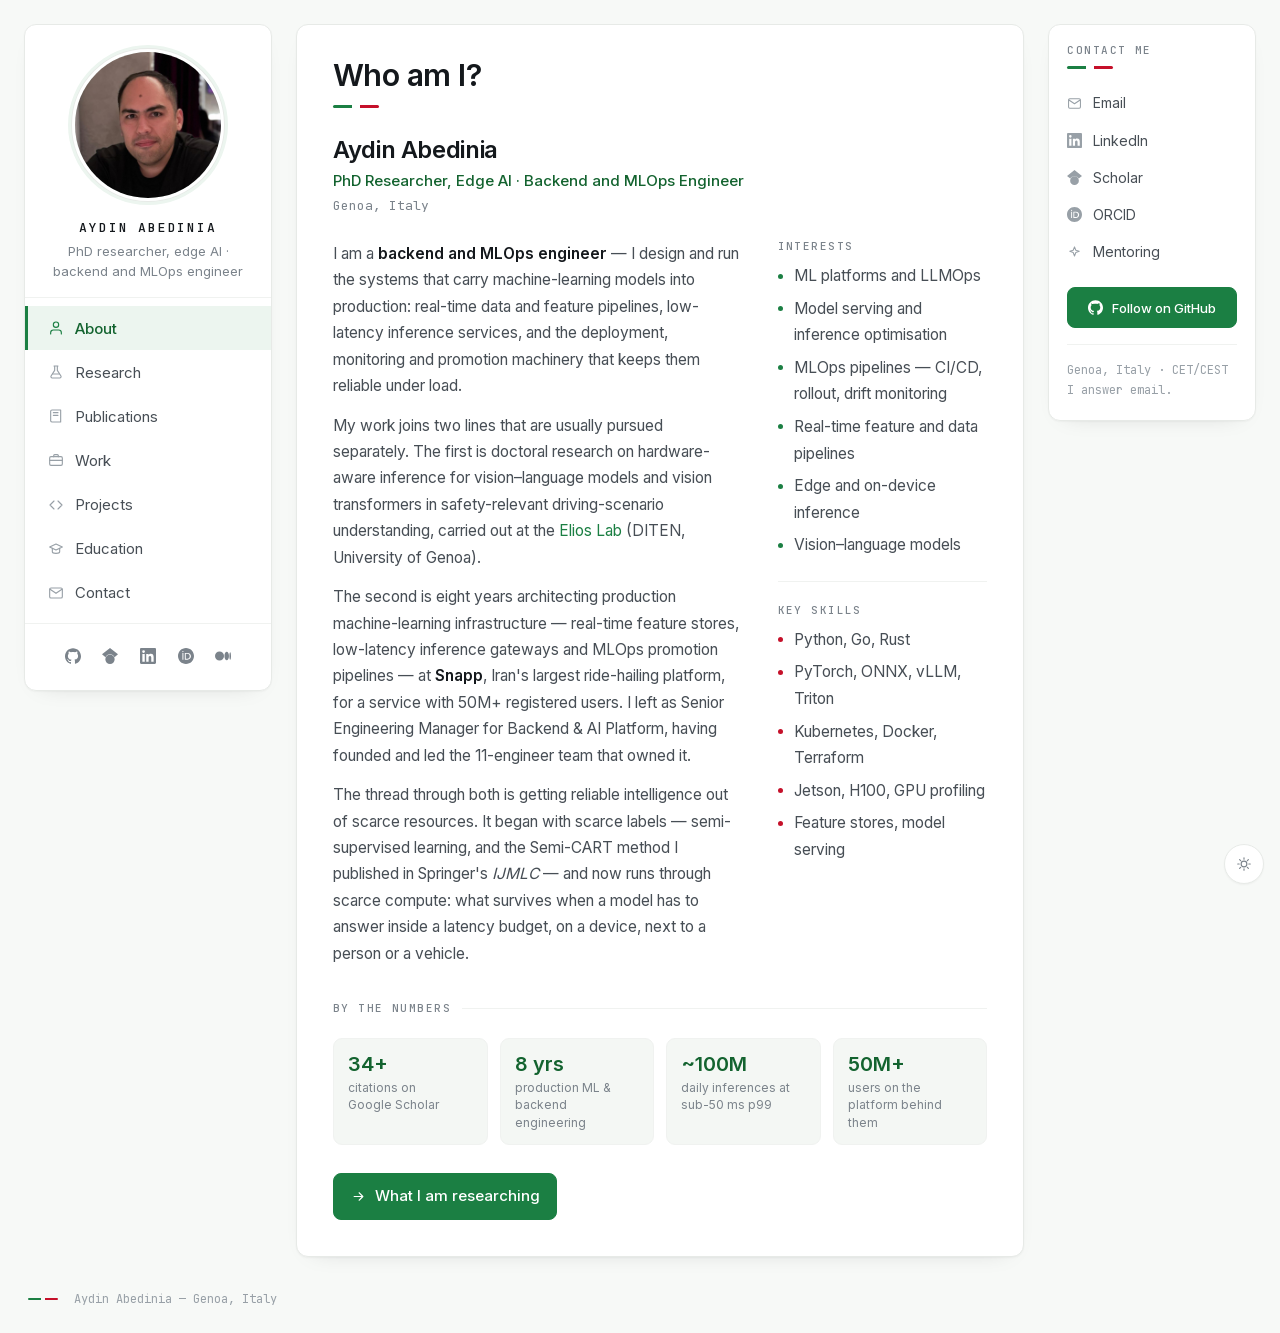
<file: index.html>
<!DOCTYPE html>
<html lang="en">
<head>
<meta charset="utf-8">
<meta name="viewport" content="width=device-width, initial-scale=1">
<title>Aydin Abedinia — Backend &amp; MLOps engineer, edge AI researcher</title>
<meta name="description" content="Aydin Abedinia — PhD researcher on hardware-aware inference for vision-language models at the Elios Lab, University of Genoa, and backend and MLOps engineer with eight years building production ML infrastructure.">
<meta name="author" content="Aydin Abedinia">
<link rel="canonical" href="https://abedinia.github.io/">

<meta property="og:type" content="profile">
<meta property="og:site_name" content="Aydin Abedinia">
<meta property="og:title" content="Aydin Abedinia — Backend &amp; MLOps engineer, edge AI researcher">
<meta property="og:description" content="Aydin Abedinia — PhD researcher on hardware-aware inference for vision-language models at the Elios Lab, University of Genoa, and backend and MLOps engineer with eight years building production ML infrastructure.">
<meta property="og:url" content="https://abedinia.github.io/">
<meta property="og:image" content="https://abedinia.github.io/assets/og.png">
<meta property="og:image:width" content="1200">
<meta property="og:image:height" content="630">
<meta name="twitter:card" content="summary_large_image">

<link rel="icon" href="assets/favicon.svg" type="image/svg+xml">
<link rel="icon" href="assets/favicon-32.png" sizes="32x32" type="image/png">
<link rel="apple-touch-icon" href="assets/apple-touch-icon.png">
<meta name="theme-color" content="#ffffff">

<link rel="preload" href="assets/fonts/inter-400.woff2" as="font" type="font/woff2" crossorigin>
<link rel="preload" href="assets/fonts/inter-600.woff2" as="font" type="font/woff2" crossorigin>
<link rel="stylesheet" href="styles.css">
<script>(function(){try{var t=localStorage.getItem('theme');if(t)document.documentElement.setAttribute('data-theme',t);}catch(e){}})();</script>
<script type="application/ld+json">
{
  "@context": "https://schema.org",
  "@type": "Person",
  "name": "Aydin Abedinia",
  "url": "https://abedinia.github.io/",
  "jobTitle": "PhD Researcher in Edge AI; Backend and MLOps Engineer",
  "email": "mailto:abedinia@duck.com",
  "address": {"@type": "PostalAddress", "addressLocality": "Genoa", "addressCountry": "IT"},
  "affiliation": {"@type": "CollegeOrUniversity", "name": "Universit\u00e0 degli Studi di Genova"},
  "alumniOf": {"@type": "CollegeOrUniversity", "name": "Islamic Azad University"},
  "knowsAbout": ["Edge AI", "On-device inference", "Quantisation", "Vision-language models", "Vision transformers", "MLOps", "LLMOps", "Machine learning platforms", "Semi-supervised learning"],
  "sameAs": [
    "https://github.com/abedinia",
    "https://www.linkedin.com/in/aydin-abedinia-96b2276b/",
    "https://scholar.google.com/citations?user=B1SRyKwAAAAJ&hl=en",
    "https://orcid.org/0000-0001-9739-7021",
    "https://medium.com/@abedinia.aydin"
  ]
}
</script>
<!-- Google Analytics (GA4). Gated on hostname, so forks and local copies of
     this repo never send data to my property. -->
<script>
(function () {
  var HOSTS = ['abedinia.github.io'];
  var ID = 'G-9020WB8L7L';
  if (HOSTS.indexOf(location.hostname) === -1) return;
  var s = document.createElement('script');
  s.async = true;
  s.src = 'https://www.googletagmanager.com/gtag/js?id=' + ID;
  document.head.appendChild(s);
  window.dataLayer = window.dataLayer || [];
  window.gtag = function () { dataLayer.push(arguments); };
  gtag('js', new Date());
  gtag('config', ID);
})();
</script>
</head>
<body>
<a class="skip" href="#main">Skip to content</a>

<div class="shell">
  <aside class="side">
   <div class="card">
    <div class="side__top">
      <figure class="avatar">
        <span class="avatar__mono" aria-hidden="true">AA</span>
        <img class="avatar__img" src="image/profile.jpg" alt="Aydin Abedinia"
             width="380" height="380" onerror="this.remove()">
      </figure>
      <div>
        <span class="side__name">Aydin Abedinia</span>
        <p class="side__role">PhD researcher, edge AI · backend and MLOps engineer</p>
        <p class="side__print">Genoa, Italy · abedinia@duck.com · abedinia.github.io</p>
      </div>
    </div>
    <nav class="nav" aria-label="Sections">
     <ul>
      <li><a href="index.html" aria-current="page"><svg viewBox="0 0 24 24" fill="none" stroke="currentColor" stroke-width="1.7" stroke-linecap="round" stroke-linejoin="round" aria-hidden="true"><path d="M20 21v-2a4 4 0 0 0-4-4H8a4 4 0 0 0-4 4v2"/><circle cx="12" cy="7" r="4"/></svg><span>About</span></a></li>
      <li><a href="research.html"><svg viewBox="0 0 24 24" fill="none" stroke="currentColor" stroke-width="1.7" stroke-linecap="round" stroke-linejoin="round" aria-hidden="true"><path d="M9 3h6M10 3v6.5L4.6 18a2 2 0 0 0 1.7 3h11.4a2 2 0 0 0 1.7-3L14 9.5V3"/><path d="M7.2 15h9.6"/></svg><span>Research</span></a></li>
      <li><a href="publications.html"><svg viewBox="0 0 24 24" fill="none" stroke="currentColor" stroke-width="1.7" stroke-linecap="round" stroke-linejoin="round" aria-hidden="true"><path d="M4 19.5V5a2 2 0 0 1 2-2h13v18H6.5A2.5 2.5 0 0 1 4 19.5z"/><path d="M8 7h7M8 11h7"/></svg><span>Publications</span></a></li>
      <li><a href="work.html"><svg viewBox="0 0 24 24" fill="none" stroke="currentColor" stroke-width="1.7" stroke-linecap="round" stroke-linejoin="round" aria-hidden="true"><rect x="2.5" y="7" width="19" height="13" rx="2"/><path d="M8.5 7V5.5A1.5 1.5 0 0 1 10 4h4a1.5 1.5 0 0 1 1.5 1.5V7"/><path d="M2.5 12.5h19"/></svg><span>Work</span></a></li>
      <li><a href="projects.html"><svg viewBox="0 0 24 24" fill="none" stroke="currentColor" stroke-width="1.7" stroke-linecap="round" stroke-linejoin="round" aria-hidden="true"><path d="M9 18l-6-6 6-6M15 6l6 6-6 6"/></svg><span>Projects</span></a></li>
      <li><a href="education.html"><svg viewBox="0 0 24 24" fill="none" stroke="currentColor" stroke-width="1.7" stroke-linecap="round" stroke-linejoin="round" aria-hidden="true"><path d="M2.5 9L12 4.5 21.5 9 12 13.5 2.5 9z"/><path d="M6.5 11v5c0 1.4 2.5 2.5 5.5 2.5s5.5-1.1 5.5-2.5v-5"/></svg><span>Education</span></a></li>
      <li><a href="contact.html"><svg viewBox="0 0 24 24" fill="none" stroke="currentColor" stroke-width="1.7" stroke-linecap="round" stroke-linejoin="round" aria-hidden="true"><rect x="2.5" y="4.5" width="19" height="15" rx="2"/><path d="M3 6.5l9 6 9-6"/></svg><span>Contact</span></a></li>
     </ul>
    </nav>
    <div class="side__foot">
      <ul class="social">
        <li><a href="https://github.com/abedinia" rel="me noopener" aria-label="GitHub"><svg viewBox="0 0 24 24" fill="currentColor" aria-hidden="true"><path d="M12 .297c-6.63 0-12 5.373-12 12 0 5.303 3.438 9.8 8.205 11.385.6.113.82-.258.82-.577 0-.285-.01-1.04-.015-2.04-3.338.724-4.042-1.61-4.042-1.61C4.422 18.07 3.633 17.7 3.633 17.7c-1.087-.744.084-.729.084-.729 1.205.084 1.838 1.236 1.838 1.236 1.07 1.835 2.809 1.305 3.495.998.108-.776.417-1.305.76-1.605-2.665-.3-5.466-1.332-5.466-5.93 0-1.31.465-2.38 1.235-3.22-.135-.303-.54-1.523.105-3.176 0 0 1.005-.322 3.3 1.23.96-.267 1.98-.399 3-.405 1.02.006 2.04.138 3 .405 2.28-1.552 3.285-1.23 3.285-1.23.645 1.653.24 2.873.12 3.176.765.84 1.23 1.91 1.23 3.22 0 4.61-2.805 5.625-5.475 5.92.42.36.81 1.096.81 2.22 0 1.606-.015 2.896-.015 3.286 0 .315.21.69.825.57C20.565 22.092 24 17.592 24 12.297c0-6.627-5.373-12-12-12"/></svg></a></li>
        <li><a href="https://scholar.google.com/citations?user=B1SRyKwAAAAJ&amp;hl=en" rel="me noopener" aria-label="Google Scholar"><svg viewBox="0 0 24 24" fill="currentColor" aria-hidden="true"><path d="M5.242 13.769L0 9.5 12 0l12 9.5-5.242 4.269C17.548 11.249 14.978 9.5 12 9.5c-2.977 0-5.548 1.748-6.758 4.269zM12 10a7 7 0 1 0 0 14 7 7 0 0 0 0-14z"/></svg></a></li>
        <li><a href="https://www.linkedin.com/in/aydin-abedinia-96b2276b/" rel="me noopener" aria-label="LinkedIn"><svg viewBox="0 0 24 24" fill="currentColor" aria-hidden="true"><path d="M20.447 20.452h-3.554v-5.569c0-1.328-.027-3.037-1.852-3.037-1.853 0-2.136 1.445-2.136 2.939v5.667H9.351V9h3.414v1.561h.046c.477-.9 1.637-1.85 3.37-1.85 3.601 0 4.267 2.37 4.267 5.455v6.286zM5.337 7.433a2.062 2.062 0 0 1-2.063-2.065 2.064 2.064 0 1 1 2.063 2.065zm1.782 13.019H3.555V9h3.564v11.452zM22.225 0H1.771C.792 0 0 .774 0 1.729v20.542C0 23.227.792 24 1.771 24h20.451C23.2 24 24 23.227 24 22.271V1.729C24 .774 23.2 0 22.222 0z"/></svg></a></li>
        <li><a href="https://orcid.org/0000-0001-9739-7021" rel="me noopener" aria-label="ORCID"><svg viewBox="0 0 24 24" fill="currentColor" aria-hidden="true"><path d="M12 0C5.372 0 0 5.372 0 12s5.372 12 12 12 12-5.372 12-12S18.628 0 12 0zM7.369 4.378c.525 0 .947.431.947.947 0 .525-.422.947-.947.947-.525 0-.946-.422-.946-.947 0-.516.421-.947.946-.947zm-.722 3.038h1.444v10.041H6.647V7.416zm3.562 0h3.9c3.712 0 5.344 2.653 5.344 5.025 0 2.578-2.016 5.025-5.325 5.025h-3.919V7.416zm1.444 1.303v7.444h2.297c2.359 0 3.588-1.444 3.588-3.722 0-2.016-1.088-3.722-3.722-3.722h-2.163z"/></svg></a></li>
        <li><a href="https://medium.com/@abedinia.aydin" rel="me noopener" aria-label="Medium"><svg viewBox="0 0 24 24" fill="currentColor" aria-hidden="true"><path d="M13.54 12a6.8 6.8 0 0 1-6.77 6.82A6.8 6.8 0 0 1 0 12a6.8 6.8 0 0 1 6.77-6.82A6.8 6.8 0 0 1 13.54 12zM20.96 12c0 3.54-1.51 6.42-3.38 6.42-1.87 0-3.39-2.88-3.39-6.42s1.52-6.42 3.39-6.42 3.38 2.88 3.38 6.42M24 12c0 3.17-.53 5.75-1.19 5.75-.66 0-1.19-2.58-1.19-5.75s.53-5.75 1.19-5.75C23.47 6.25 24 8.83 24 12z"/></svg></a></li>
      </ul>
    </div>
   </div>
  </aside>

  <main id="main">
    <section class="panel">
      <div class="panel__head">
        <h1>Who am I?</h1>
        <div class="flagline" aria-hidden="true"></div>
      </div>

      <div class="ident">
        <h2>Aydin Abedinia</h2>
        <p class="ident__role">PhD Researcher, Edge AI · Backend and MLOps Engineer</p>
        <p class="ident__place">Genoa, Italy</p>
      </div>

      <div class="split">
        <div>
          <p>
            I am a <strong>backend and MLOps engineer</strong> — I design and run the systems
            that carry machine-learning models into production: real-time data and feature
            pipelines, low-latency inference services, and the deployment, monitoring and
            promotion machinery that keeps them reliable under load.
          </p>
          <p>
            My work joins two lines that are usually pursued separately. The first is doctoral
            research on hardware-aware inference for vision–language models and vision
            transformers in safety-relevant driving-scenario understanding, carried out at the
            <a href="https://github.com/Elios-Lab" rel="noopener">Elios Lab</a> (DITEN,
            University of Genoa).
          </p>
          <p>
            The second is eight years architecting production machine-learning
            infrastructure — real-time feature stores, low-latency inference gateways and MLOps
            promotion pipelines — at <strong>Snapp</strong>, Iran's largest ride-hailing platform,
            for a service with 50M+ registered users. I left as Senior Engineering Manager for
            Backend &amp; AI Platform, having founded and led the 11-engineer team that owned it.
          </p>
          <p>
            The thread through both is getting reliable intelligence out of scarce resources.
            It began with scarce labels — semi-supervised learning, and the Semi-CART method I
            published in Springer's <em>IJMLC</em> — and now runs through scarce compute: what
            survives when a model has to answer inside a latency budget, on a device, next to a
            person or a vehicle.
          </p>
        </div>

        <div>
          <div class="aside-box">
            <h3>Interests</h3>
            <ul class="bullets">
              <li>ML platforms and LLMOps</li>
              <li>Model serving and inference optimisation</li>
              <li>MLOps pipelines — CI/CD, rollout, drift monitoring</li>
              <li>Real-time feature and data pipelines</li>
              <li>Edge and on-device inference</li>
              <li>Vision–language models</li>
            </ul>
          </div>
          <div class="aside-box">
            <h3>Key skills</h3>
            <ul class="bullets bullets--red">
              <li>Python, Go, Rust</li>
              <li>PyTorch, ONNX, vLLM, Triton</li>
              <li>Kubernetes, Docker, Terraform</li>
              <li>Jetson, H100, GPU profiling</li>
              <li>Feature stores, model serving</li>
            </ul>
          </div>
        </div>
      </div>

      <div class="eyebrow">By the numbers</div>
      <div class="stats">
        <div class="stat"><b>34+</b><span>citations on Google&nbsp;Scholar</span></div>
        <div class="stat"><b>8 yrs</b><span>production ML &amp; backend engineering</span></div>
        <div class="stat"><b>~100M</b><span>daily inferences at sub-50&nbsp;ms p99</span></div>
        <div class="stat"><b>50M+</b><span>users on the platform behind them</span></div>
      </div>

      <div class="buts">
        <a class="but" href="research.html"><svg viewBox="0 0 24 24" fill="none" stroke="currentColor" stroke-width="1.7" stroke-linecap="round" stroke-linejoin="round" aria-hidden="true"><path d="M5 12h14M13 6l6 6-6 6"/></svg><span>What I am researching</span></a>
      </div>
    </section>
  </main>

  <aside class="rail">
   <div class="card rail__in">
    <div class="rail__head">
      <h2>Contact me</h2>
      <div class="flagline"></div>
    </div>
    <ul class="contacts">
      <li><a href="mailto:abedinia@duck.com"><svg viewBox="0 0 24 24" fill="none" stroke="currentColor" stroke-width="1.7" stroke-linecap="round" stroke-linejoin="round" aria-hidden="true"><rect x="2.5" y="4.5" width="19" height="15" rx="2"/><path d="M3 6.5l9 6 9-6"/></svg><span>Email</span></a></li>
      <li><a href="https://www.linkedin.com/in/aydin-abedinia-96b2276b/" rel="me noopener"><svg viewBox="0 0 24 24" fill="currentColor" aria-hidden="true"><path d="M20.447 20.452h-3.554v-5.569c0-1.328-.027-3.037-1.852-3.037-1.853 0-2.136 1.445-2.136 2.939v5.667H9.351V9h3.414v1.561h.046c.477-.9 1.637-1.85 3.37-1.85 3.601 0 4.267 2.37 4.267 5.455v6.286zM5.337 7.433a2.062 2.062 0 0 1-2.063-2.065 2.064 2.064 0 1 1 2.063 2.065zm1.782 13.019H3.555V9h3.564v11.452zM22.225 0H1.771C.792 0 0 .774 0 1.729v20.542C0 23.227.792 24 1.771 24h20.451C23.2 24 24 23.227 24 22.271V1.729C24 .774 23.2 0 22.222 0z"/></svg><span>LinkedIn</span></a></li>
      <li><a href="https://scholar.google.com/citations?user=B1SRyKwAAAAJ&amp;hl=en" rel="me noopener"><svg viewBox="0 0 24 24" fill="currentColor" aria-hidden="true"><path d="M5.242 13.769L0 9.5 12 0l12 9.5-5.242 4.269C17.548 11.249 14.978 9.5 12 9.5c-2.977 0-5.548 1.748-6.758 4.269zM12 10a7 7 0 1 0 0 14 7 7 0 0 0 0-14z"/></svg><span>Scholar</span></a></li>
      <li><a href="https://orcid.org/0000-0001-9739-7021" rel="me noopener"><svg viewBox="0 0 24 24" fill="currentColor" aria-hidden="true"><path d="M12 0C5.372 0 0 5.372 0 12s5.372 12 12 12 12-5.372 12-12S18.628 0 12 0zM7.369 4.378c.525 0 .947.431.947.947 0 .525-.422.947-.947.947-.525 0-.946-.422-.946-.947 0-.516.421-.947.946-.947zm-.722 3.038h1.444v10.041H6.647V7.416zm3.562 0h3.9c3.712 0 5.344 2.653 5.344 5.025 0 2.578-2.016 5.025-5.325 5.025h-3.919V7.416zm1.444 1.303v7.444h2.297c2.359 0 3.588-1.444 3.588-3.722 0-2.016-1.088-3.722-3.722-3.722h-2.163z"/></svg><span>ORCID</span></a></li>
      <li><a href="https://adplist.org/mentors/aydin-abedinia-mrt06exd" rel="noopener"><svg viewBox="0 0 24 24" fill="none" stroke="currentColor" stroke-width="1.7" stroke-linecap="round" stroke-linejoin="round" aria-hidden="true"><path d="M12 3l2.1 5.4L19.5 10l-5.4 2.1L12 17.5 9.9 12.1 4.5 10l5.4-1.6L12 3z"/></svg><span>Mentoring</span></a></li>
    </ul>
    <a class="but" href="https://github.com/abedinia" rel="noopener"><svg viewBox="0 0 24 24" fill="currentColor" aria-hidden="true"><path d="M12 .297c-6.63 0-12 5.373-12 12 0 5.303 3.438 9.8 8.205 11.385.6.113.82-.258.82-.577 0-.285-.01-1.04-.015-2.04-3.338.724-4.042-1.61-4.042-1.61C4.422 18.07 3.633 17.7 3.633 17.7c-1.087-.744.084-.729.084-.729 1.205.084 1.838 1.236 1.838 1.236 1.07 1.835 2.809 1.305 3.495.998.108-.776.417-1.305.76-1.605-2.665-.3-5.466-1.332-5.466-5.93 0-1.31.465-2.38 1.235-3.22-.135-.303-.54-1.523.105-3.176 0 0 1.005-.322 3.3 1.23.96-.267 1.98-.399 3-.405 1.02.006 2.04.138 3 .405 2.28-1.552 3.285-1.23 3.285-1.23.645 1.653.24 2.873.12 3.176.765.84 1.23 1.91 1.23 3.22 0 4.61-2.805 5.625-5.475 5.92.42.36.81 1.096.81 2.22 0 1.606-.015 2.896-.015 3.286 0 .315.21.69.825.57C20.565 22.092 24 17.592 24 12.297c0-6.627-5.373-12-12-12"/></svg><span>Follow on GitHub</span></a>
    <p class="rail__note">Genoa, Italy · CET/CEST<br>I answer email.</p>
   </div>
  </aside>

  <footer>
    <div class="flagline" aria-hidden="true"></div>
    <p>Aydin Abedinia — Genoa, Italy</p>
  </footer>
</div>

<button id="theme" class="toggle" type="button" aria-label="Switch between light and dark">
  <svg class="i-sun" viewBox="0 0 24 24" fill="none" stroke="currentColor" stroke-width="1.7" stroke-linecap="round" stroke-linejoin="round" aria-hidden="true"><circle cx="12" cy="12" r="4.3"/><path d="M12 2.6v2.2M12 19.2v2.2M2.6 12h2.2M19.2 12h2.2M5.4 5.4l1.6 1.6M17 17l1.6 1.6M18.6 5.4L17 7M7 17l-1.6 1.6"/></svg>
  <svg class="i-moon" viewBox="0 0 24 24" fill="none" stroke="currentColor" stroke-width="1.7" stroke-linecap="round" stroke-linejoin="round" aria-hidden="true"><path d="M20 14.5A8.5 8.5 0 0 1 9.5 4a8.5 8.5 0 1 0 10.5 10.5z"/></svg>
</button>

<script src="site.js"></script>
</body>
</html>
</file>
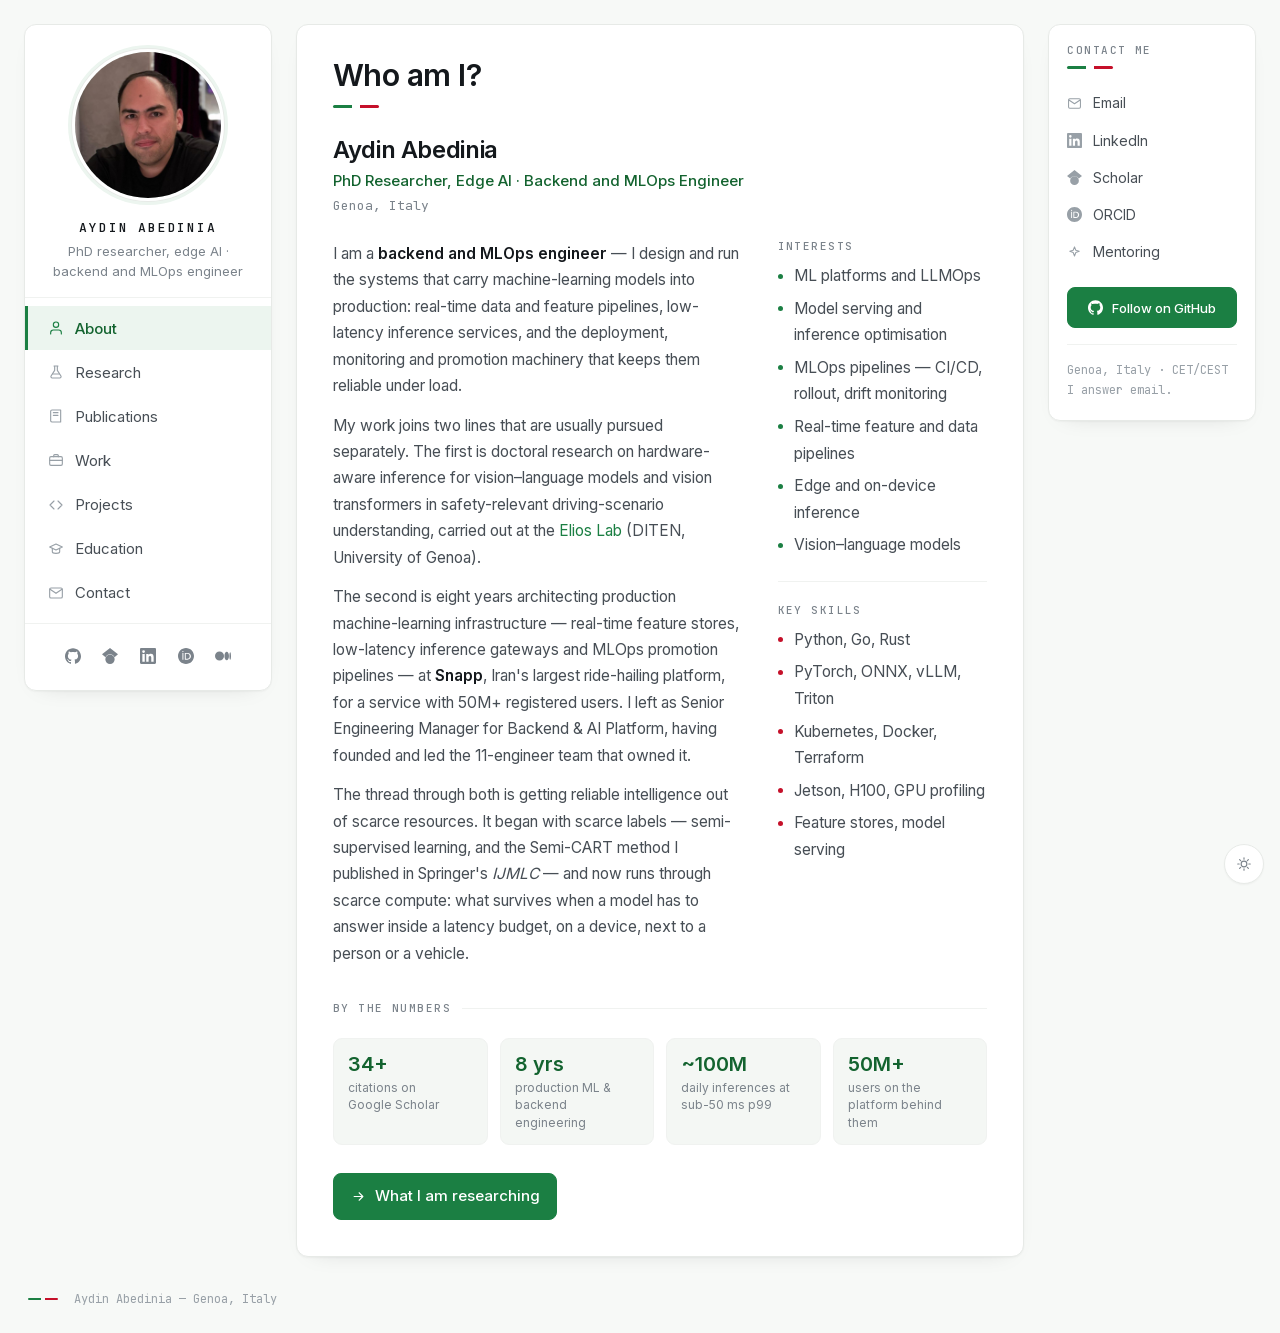
<file: about.html>
<!DOCTYPE html>
<html lang="en">
<head>
<meta charset="utf-8">
<meta name="viewport" content="width=device-width, initial-scale=1">
<title>About — Aydin Abedinia</title>
<meta name="robots" content="noindex, follow">
<link rel="canonical" href="https://abedinia.github.io/">
<meta http-equiv="refresh" content="0; url=./">
<link rel="icon" href="assets/favicon.svg" type="image/svg+xml">
<link rel="stylesheet" href="styles.css">
<script>location.replace('./');</script>
</head>
<body>
<div class="shell"><main id="main"><section class="panel">
  <p>This page has moved. <a href="./">Continue to the home page &rarr;</a></p>
</section></main></div>
</body>
</html>
</file>
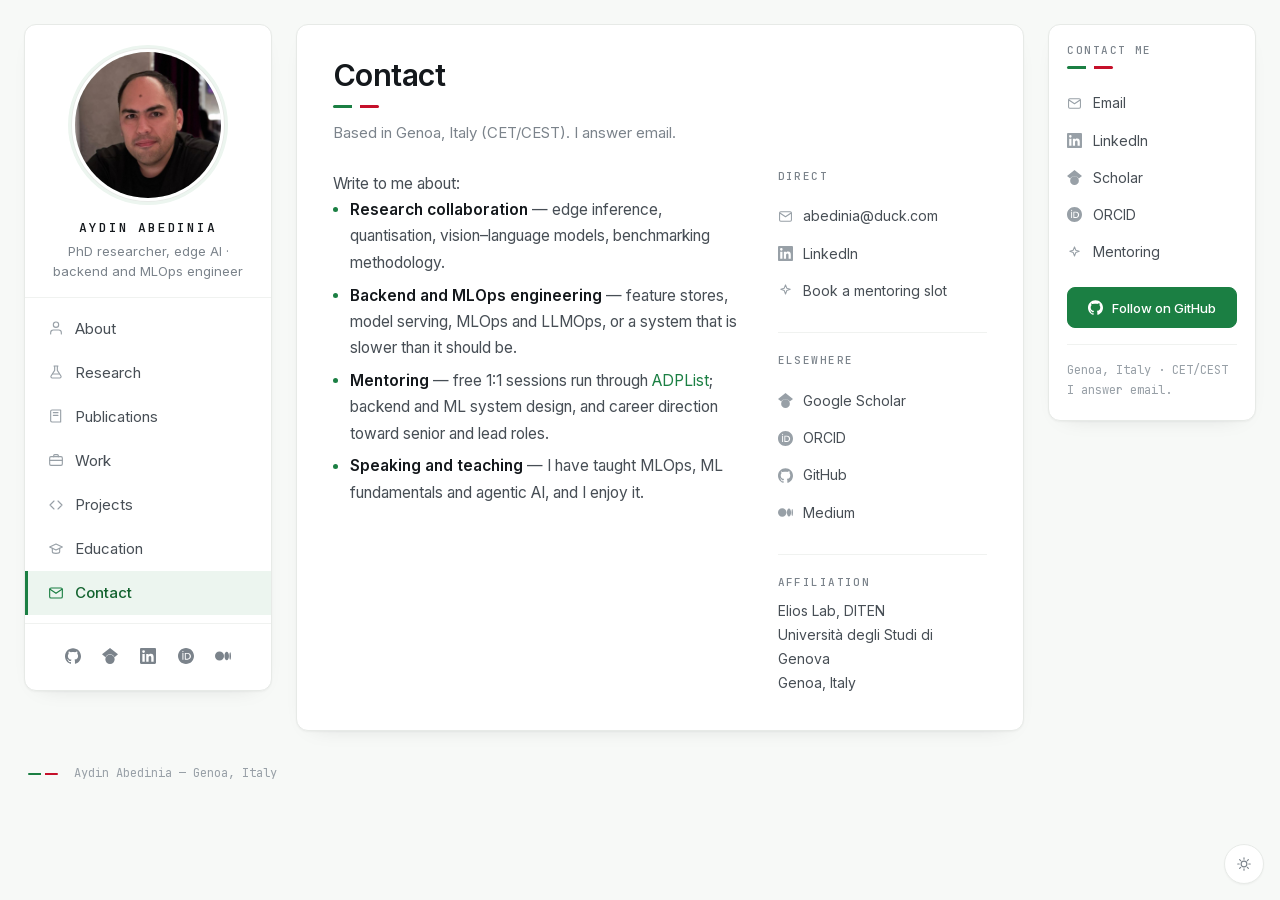
<file: contact.html>
<!DOCTYPE html>
<html lang="en">
<head>
<meta charset="utf-8">
<meta name="viewport" content="width=device-width, initial-scale=1">
<title>Contact — Aydin Abedinia</title>
<meta name="description" content="Get in touch with Aydin Abedinia — edge inference, ML platforms, research collaboration, or mentoring. Based in Genoa, Italy.">
<meta name="author" content="Aydin Abedinia">
<link rel="canonical" href="https://abedinia.github.io/contact.html">

<meta property="og:type" content="profile">
<meta property="og:site_name" content="Aydin Abedinia">
<meta property="og:title" content="Contact — Aydin Abedinia">
<meta property="og:description" content="Get in touch with Aydin Abedinia — edge inference, ML platforms, research collaboration, or mentoring. Based in Genoa, Italy.">
<meta property="og:url" content="https://abedinia.github.io/contact.html">
<meta property="og:image" content="https://abedinia.github.io/assets/og.png">
<meta property="og:image:width" content="1200">
<meta property="og:image:height" content="630">
<meta name="twitter:card" content="summary_large_image">

<link rel="icon" href="assets/favicon.svg" type="image/svg+xml">
<link rel="icon" href="assets/favicon-32.png" sizes="32x32" type="image/png">
<link rel="apple-touch-icon" href="assets/apple-touch-icon.png">
<meta name="theme-color" content="#ffffff">

<link rel="preload" href="assets/fonts/inter-400.woff2" as="font" type="font/woff2" crossorigin>
<link rel="preload" href="assets/fonts/inter-600.woff2" as="font" type="font/woff2" crossorigin>
<link rel="stylesheet" href="styles.css">
<script>(function(){try{var t=localStorage.getItem('theme');if(t)document.documentElement.setAttribute('data-theme',t);}catch(e){}})();</script>

<!-- Google Analytics (GA4). Gated on hostname, so forks and local copies of
     this repo never send data to my property. -->
<script>
(function () {
  var HOSTS = ['abedinia.github.io'];
  var ID = 'G-9020WB8L7L';
  if (HOSTS.indexOf(location.hostname) === -1) return;
  var s = document.createElement('script');
  s.async = true;
  s.src = 'https://www.googletagmanager.com/gtag/js?id=' + ID;
  document.head.appendChild(s);
  window.dataLayer = window.dataLayer || [];
  window.gtag = function () { dataLayer.push(arguments); };
  gtag('js', new Date());
  gtag('config', ID);
})();
</script>
</head>
<body>
<a class="skip" href="#main">Skip to content</a>

<div class="shell">
  <aside class="side">
   <div class="card">
    <div class="side__top">
      <figure class="avatar">
        <span class="avatar__mono" aria-hidden="true">AA</span>
        <img class="avatar__img" src="image/profile.jpg" alt="Aydin Abedinia"
             width="380" height="380" onerror="this.remove()">
      </figure>
      <div>
        <span class="side__name">Aydin Abedinia</span>
        <p class="side__role">PhD researcher, edge AI · backend and MLOps engineer</p>
        <p class="side__print">Genoa, Italy · abedinia@duck.com · abedinia.github.io</p>
      </div>
    </div>
    <nav class="nav" aria-label="Sections">
     <ul>
      <li><a href="index.html"><svg viewBox="0 0 24 24" fill="none" stroke="currentColor" stroke-width="1.7" stroke-linecap="round" stroke-linejoin="round" aria-hidden="true"><path d="M20 21v-2a4 4 0 0 0-4-4H8a4 4 0 0 0-4 4v2"/><circle cx="12" cy="7" r="4"/></svg><span>About</span></a></li>
      <li><a href="research.html"><svg viewBox="0 0 24 24" fill="none" stroke="currentColor" stroke-width="1.7" stroke-linecap="round" stroke-linejoin="round" aria-hidden="true"><path d="M9 3h6M10 3v6.5L4.6 18a2 2 0 0 0 1.7 3h11.4a2 2 0 0 0 1.7-3L14 9.5V3"/><path d="M7.2 15h9.6"/></svg><span>Research</span></a></li>
      <li><a href="publications.html"><svg viewBox="0 0 24 24" fill="none" stroke="currentColor" stroke-width="1.7" stroke-linecap="round" stroke-linejoin="round" aria-hidden="true"><path d="M4 19.5V5a2 2 0 0 1 2-2h13v18H6.5A2.5 2.5 0 0 1 4 19.5z"/><path d="M8 7h7M8 11h7"/></svg><span>Publications</span></a></li>
      <li><a href="work.html"><svg viewBox="0 0 24 24" fill="none" stroke="currentColor" stroke-width="1.7" stroke-linecap="round" stroke-linejoin="round" aria-hidden="true"><rect x="2.5" y="7" width="19" height="13" rx="2"/><path d="M8.5 7V5.5A1.5 1.5 0 0 1 10 4h4a1.5 1.5 0 0 1 1.5 1.5V7"/><path d="M2.5 12.5h19"/></svg><span>Work</span></a></li>
      <li><a href="projects.html"><svg viewBox="0 0 24 24" fill="none" stroke="currentColor" stroke-width="1.7" stroke-linecap="round" stroke-linejoin="round" aria-hidden="true"><path d="M9 18l-6-6 6-6M15 6l6 6-6 6"/></svg><span>Projects</span></a></li>
      <li><a href="education.html"><svg viewBox="0 0 24 24" fill="none" stroke="currentColor" stroke-width="1.7" stroke-linecap="round" stroke-linejoin="round" aria-hidden="true"><path d="M2.5 9L12 4.5 21.5 9 12 13.5 2.5 9z"/><path d="M6.5 11v5c0 1.4 2.5 2.5 5.5 2.5s5.5-1.1 5.5-2.5v-5"/></svg><span>Education</span></a></li>
      <li><a href="contact.html" aria-current="page"><svg viewBox="0 0 24 24" fill="none" stroke="currentColor" stroke-width="1.7" stroke-linecap="round" stroke-linejoin="round" aria-hidden="true"><rect x="2.5" y="4.5" width="19" height="15" rx="2"/><path d="M3 6.5l9 6 9-6"/></svg><span>Contact</span></a></li>
     </ul>
    </nav>
    <div class="side__foot">
      <ul class="social">
        <li><a href="https://github.com/abedinia" rel="me noopener" aria-label="GitHub"><svg viewBox="0 0 24 24" fill="currentColor" aria-hidden="true"><path d="M12 .297c-6.63 0-12 5.373-12 12 0 5.303 3.438 9.8 8.205 11.385.6.113.82-.258.82-.577 0-.285-.01-1.04-.015-2.04-3.338.724-4.042-1.61-4.042-1.61C4.422 18.07 3.633 17.7 3.633 17.7c-1.087-.744.084-.729.084-.729 1.205.084 1.838 1.236 1.838 1.236 1.07 1.835 2.809 1.305 3.495.998.108-.776.417-1.305.76-1.605-2.665-.3-5.466-1.332-5.466-5.93 0-1.31.465-2.38 1.235-3.22-.135-.303-.54-1.523.105-3.176 0 0 1.005-.322 3.3 1.23.96-.267 1.98-.399 3-.405 1.02.006 2.04.138 3 .405 2.28-1.552 3.285-1.23 3.285-1.23.645 1.653.24 2.873.12 3.176.765.84 1.23 1.91 1.23 3.22 0 4.61-2.805 5.625-5.475 5.92.42.36.81 1.096.81 2.22 0 1.606-.015 2.896-.015 3.286 0 .315.21.69.825.57C20.565 22.092 24 17.592 24 12.297c0-6.627-5.373-12-12-12"/></svg></a></li>
        <li><a href="https://scholar.google.com/citations?user=B1SRyKwAAAAJ&amp;hl=en" rel="me noopener" aria-label="Google Scholar"><svg viewBox="0 0 24 24" fill="currentColor" aria-hidden="true"><path d="M5.242 13.769L0 9.5 12 0l12 9.5-5.242 4.269C17.548 11.249 14.978 9.5 12 9.5c-2.977 0-5.548 1.748-6.758 4.269zM12 10a7 7 0 1 0 0 14 7 7 0 0 0 0-14z"/></svg></a></li>
        <li><a href="https://www.linkedin.com/in/aydin-abedinia-96b2276b/" rel="me noopener" aria-label="LinkedIn"><svg viewBox="0 0 24 24" fill="currentColor" aria-hidden="true"><path d="M20.447 20.452h-3.554v-5.569c0-1.328-.027-3.037-1.852-3.037-1.853 0-2.136 1.445-2.136 2.939v5.667H9.351V9h3.414v1.561h.046c.477-.9 1.637-1.85 3.37-1.85 3.601 0 4.267 2.37 4.267 5.455v6.286zM5.337 7.433a2.062 2.062 0 0 1-2.063-2.065 2.064 2.064 0 1 1 2.063 2.065zm1.782 13.019H3.555V9h3.564v11.452zM22.225 0H1.771C.792 0 0 .774 0 1.729v20.542C0 23.227.792 24 1.771 24h20.451C23.2 24 24 23.227 24 22.271V1.729C24 .774 23.2 0 22.222 0z"/></svg></a></li>
        <li><a href="https://orcid.org/0000-0001-9739-7021" rel="me noopener" aria-label="ORCID"><svg viewBox="0 0 24 24" fill="currentColor" aria-hidden="true"><path d="M12 0C5.372 0 0 5.372 0 12s5.372 12 12 12 12-5.372 12-12S18.628 0 12 0zM7.369 4.378c.525 0 .947.431.947.947 0 .525-.422.947-.947.947-.525 0-.946-.422-.946-.947 0-.516.421-.947.946-.947zm-.722 3.038h1.444v10.041H6.647V7.416zm3.562 0h3.9c3.712 0 5.344 2.653 5.344 5.025 0 2.578-2.016 5.025-5.325 5.025h-3.919V7.416zm1.444 1.303v7.444h2.297c2.359 0 3.588-1.444 3.588-3.722 0-2.016-1.088-3.722-3.722-3.722h-2.163z"/></svg></a></li>
        <li><a href="https://medium.com/@abedinia.aydin" rel="me noopener" aria-label="Medium"><svg viewBox="0 0 24 24" fill="currentColor" aria-hidden="true"><path d="M13.54 12a6.8 6.8 0 0 1-6.77 6.82A6.8 6.8 0 0 1 0 12a6.8 6.8 0 0 1 6.77-6.82A6.8 6.8 0 0 1 13.54 12zM20.96 12c0 3.54-1.51 6.42-3.38 6.42-1.87 0-3.39-2.88-3.39-6.42s1.52-6.42 3.39-6.42 3.38 2.88 3.38 6.42M24 12c0 3.17-.53 5.75-1.19 5.75-.66 0-1.19-2.58-1.19-5.75s.53-5.75 1.19-5.75C23.47 6.25 24 8.83 24 12z"/></svg></a></li>
      </ul>
    </div>
   </div>
  </aside>

  <main id="main">
    <section class="panel">
      <div class="panel__head">
        <h1>Contact</h1>
        <div class="flagline" aria-hidden="true"></div>
        <p>Based in Genoa, Italy (CET/CEST). I answer email.</p>
      </div>

      <div class="split">
        <div>
          <p>Write to me about:</p>
          <ul class="bullets">
            <li><strong>Research collaboration</strong> — edge inference, quantisation, vision–language models, benchmarking methodology.</li>
            <li><strong>Backend and MLOps engineering</strong> — feature stores, model serving, MLOps and LLMOps, or a system that is slower than it should be.</li>
            <li><strong>Mentoring</strong> — free 1:1 sessions run through <a href="https://adplist.org/mentors/aydin-abedinia-mrt06exd" rel="noopener">ADPList</a>; backend and ML system design, and career direction toward senior and lead roles.</li>
            <li><strong>Speaking and teaching</strong> — I have taught MLOps, ML fundamentals and agentic AI, and I enjoy it.</li>
          </ul>
        </div>

        <div>
          <div class="aside-box">
            <h3>Direct</h3>
            <ul class="contacts">
              <li><a href="mailto:abedinia@duck.com"><svg viewBox="0 0 24 24" fill="none" stroke="currentColor" stroke-width="1.7" stroke-linecap="round" stroke-linejoin="round" aria-hidden="true"><rect x="2.5" y="4.5" width="19" height="15" rx="2"/><path d="M3 6.5l9 6 9-6"/></svg><span>abedinia@duck.com</span></a></li>
              <li><a href="https://www.linkedin.com/in/aydin-abedinia-96b2276b/" rel="me noopener"><svg viewBox="0 0 24 24" fill="currentColor" aria-hidden="true"><path d="M20.447 20.452h-3.554v-5.569c0-1.328-.027-3.037-1.852-3.037-1.853 0-2.136 1.445-2.136 2.939v5.667H9.351V9h3.414v1.561h.046c.477-.9 1.637-1.85 3.37-1.85 3.601 0 4.267 2.37 4.267 5.455v6.286zM5.337 7.433a2.062 2.062 0 0 1-2.063-2.065 2.064 2.064 0 1 1 2.063 2.065zm1.782 13.019H3.555V9h3.564v11.452zM22.225 0H1.771C.792 0 0 .774 0 1.729v20.542C0 23.227.792 24 1.771 24h20.451C23.2 24 24 23.227 24 22.271V1.729C24 .774 23.2 0 22.222 0z"/></svg><span>LinkedIn</span></a></li>
              <li><a href="https://adplist.org/mentors/aydin-abedinia-mrt06exd" rel="noopener"><svg viewBox="0 0 24 24" fill="none" stroke="currentColor" stroke-width="1.7" stroke-linecap="round" stroke-linejoin="round" aria-hidden="true"><path d="M12 3l2.1 5.4L19.5 10l-5.4 2.1L12 17.5 9.9 12.1 4.5 10l5.4-1.6L12 3z"/></svg><span>Book a mentoring slot</span></a></li>
            </ul>
          </div>
          <div class="aside-box">
            <h3>Elsewhere</h3>
            <ul class="contacts">
              <li><a href="https://scholar.google.com/citations?user=B1SRyKwAAAAJ&amp;hl=en" rel="me noopener"><svg viewBox="0 0 24 24" fill="currentColor" aria-hidden="true"><path d="M5.242 13.769L0 9.5 12 0l12 9.5-5.242 4.269C17.548 11.249 14.978 9.5 12 9.5c-2.977 0-5.548 1.748-6.758 4.269zM12 10a7 7 0 1 0 0 14 7 7 0 0 0 0-14z"/></svg><span>Google Scholar</span></a></li>
              <li><a href="https://orcid.org/0000-0001-9739-7021" rel="me noopener"><svg viewBox="0 0 24 24" fill="currentColor" aria-hidden="true"><path d="M12 0C5.372 0 0 5.372 0 12s5.372 12 12 12 12-5.372 12-12S18.628 0 12 0zM7.369 4.378c.525 0 .947.431.947.947 0 .525-.422.947-.947.947-.525 0-.946-.422-.946-.947 0-.516.421-.947.946-.947zm-.722 3.038h1.444v10.041H6.647V7.416zm3.562 0h3.9c3.712 0 5.344 2.653 5.344 5.025 0 2.578-2.016 5.025-5.325 5.025h-3.919V7.416zm1.444 1.303v7.444h2.297c2.359 0 3.588-1.444 3.588-3.722 0-2.016-1.088-3.722-3.722-3.722h-2.163z"/></svg><span>ORCID</span></a></li>
              <li><a href="https://github.com/abedinia" rel="me noopener"><svg viewBox="0 0 24 24" fill="currentColor" aria-hidden="true"><path d="M12 .297c-6.63 0-12 5.373-12 12 0 5.303 3.438 9.8 8.205 11.385.6.113.82-.258.82-.577 0-.285-.01-1.04-.015-2.04-3.338.724-4.042-1.61-4.042-1.61C4.422 18.07 3.633 17.7 3.633 17.7c-1.087-.744.084-.729.084-.729 1.205.084 1.838 1.236 1.838 1.236 1.07 1.835 2.809 1.305 3.495.998.108-.776.417-1.305.76-1.605-2.665-.3-5.466-1.332-5.466-5.93 0-1.31.465-2.38 1.235-3.22-.135-.303-.54-1.523.105-3.176 0 0 1.005-.322 3.3 1.23.96-.267 1.98-.399 3-.405 1.02.006 2.04.138 3 .405 2.28-1.552 3.285-1.23 3.285-1.23.645 1.653.24 2.873.12 3.176.765.84 1.23 1.91 1.23 3.22 0 4.61-2.805 5.625-5.475 5.92.42.36.81 1.096.81 2.22 0 1.606-.015 2.896-.015 3.286 0 .315.21.69.825.57C20.565 22.092 24 17.592 24 12.297c0-6.627-5.373-12-12-12"/></svg><span>GitHub</span></a></li>
              <li><a href="https://medium.com/@abedinia.aydin" rel="me noopener"><svg viewBox="0 0 24 24" fill="currentColor" aria-hidden="true"><path d="M13.54 12a6.8 6.8 0 0 1-6.77 6.82A6.8 6.8 0 0 1 0 12a6.8 6.8 0 0 1 6.77-6.82A6.8 6.8 0 0 1 13.54 12zM20.96 12c0 3.54-1.51 6.42-3.38 6.42-1.87 0-3.39-2.88-3.39-6.42s1.52-6.42 3.39-6.42 3.38 2.88 3.38 6.42M24 12c0 3.17-.53 5.75-1.19 5.75-.66 0-1.19-2.58-1.19-5.75s.53-5.75 1.19-5.75C23.47 6.25 24 8.83 24 12z"/></svg><span>Medium</span></a></li>
            </ul>
          </div>
          <div class="aside-box">
            <h3>Affiliation</h3>
            <p style="font-size:.875rem">Elios Lab, DITEN<br>Università degli Studi di Genova<br>Genoa, Italy</p>
          </div>
        </div>
      </div>
    </section>
  </main>

  <aside class="rail">
   <div class="card rail__in">
    <div class="rail__head">
      <h2>Contact me</h2>
      <div class="flagline"></div>
    </div>
    <ul class="contacts">
      <li><a href="mailto:abedinia@duck.com"><svg viewBox="0 0 24 24" fill="none" stroke="currentColor" stroke-width="1.7" stroke-linecap="round" stroke-linejoin="round" aria-hidden="true"><rect x="2.5" y="4.5" width="19" height="15" rx="2"/><path d="M3 6.5l9 6 9-6"/></svg><span>Email</span></a></li>
      <li><a href="https://www.linkedin.com/in/aydin-abedinia-96b2276b/" rel="me noopener"><svg viewBox="0 0 24 24" fill="currentColor" aria-hidden="true"><path d="M20.447 20.452h-3.554v-5.569c0-1.328-.027-3.037-1.852-3.037-1.853 0-2.136 1.445-2.136 2.939v5.667H9.351V9h3.414v1.561h.046c.477-.9 1.637-1.85 3.37-1.85 3.601 0 4.267 2.37 4.267 5.455v6.286zM5.337 7.433a2.062 2.062 0 0 1-2.063-2.065 2.064 2.064 0 1 1 2.063 2.065zm1.782 13.019H3.555V9h3.564v11.452zM22.225 0H1.771C.792 0 0 .774 0 1.729v20.542C0 23.227.792 24 1.771 24h20.451C23.2 24 24 23.227 24 22.271V1.729C24 .774 23.2 0 22.222 0z"/></svg><span>LinkedIn</span></a></li>
      <li><a href="https://scholar.google.com/citations?user=B1SRyKwAAAAJ&amp;hl=en" rel="me noopener"><svg viewBox="0 0 24 24" fill="currentColor" aria-hidden="true"><path d="M5.242 13.769L0 9.5 12 0l12 9.5-5.242 4.269C17.548 11.249 14.978 9.5 12 9.5c-2.977 0-5.548 1.748-6.758 4.269zM12 10a7 7 0 1 0 0 14 7 7 0 0 0 0-14z"/></svg><span>Scholar</span></a></li>
      <li><a href="https://orcid.org/0000-0001-9739-7021" rel="me noopener"><svg viewBox="0 0 24 24" fill="currentColor" aria-hidden="true"><path d="M12 0C5.372 0 0 5.372 0 12s5.372 12 12 12 12-5.372 12-12S18.628 0 12 0zM7.369 4.378c.525 0 .947.431.947.947 0 .525-.422.947-.947.947-.525 0-.946-.422-.946-.947 0-.516.421-.947.946-.947zm-.722 3.038h1.444v10.041H6.647V7.416zm3.562 0h3.9c3.712 0 5.344 2.653 5.344 5.025 0 2.578-2.016 5.025-5.325 5.025h-3.919V7.416zm1.444 1.303v7.444h2.297c2.359 0 3.588-1.444 3.588-3.722 0-2.016-1.088-3.722-3.722-3.722h-2.163z"/></svg><span>ORCID</span></a></li>
      <li><a href="https://adplist.org/mentors/aydin-abedinia-mrt06exd" rel="noopener"><svg viewBox="0 0 24 24" fill="none" stroke="currentColor" stroke-width="1.7" stroke-linecap="round" stroke-linejoin="round" aria-hidden="true"><path d="M12 3l2.1 5.4L19.5 10l-5.4 2.1L12 17.5 9.9 12.1 4.5 10l5.4-1.6L12 3z"/></svg><span>Mentoring</span></a></li>
    </ul>
    <a class="but" href="https://github.com/abedinia" rel="noopener"><svg viewBox="0 0 24 24" fill="currentColor" aria-hidden="true"><path d="M12 .297c-6.63 0-12 5.373-12 12 0 5.303 3.438 9.8 8.205 11.385.6.113.82-.258.82-.577 0-.285-.01-1.04-.015-2.04-3.338.724-4.042-1.61-4.042-1.61C4.422 18.07 3.633 17.7 3.633 17.7c-1.087-.744.084-.729.084-.729 1.205.084 1.838 1.236 1.838 1.236 1.07 1.835 2.809 1.305 3.495.998.108-.776.417-1.305.76-1.605-2.665-.3-5.466-1.332-5.466-5.93 0-1.31.465-2.38 1.235-3.22-.135-.303-.54-1.523.105-3.176 0 0 1.005-.322 3.3 1.23.96-.267 1.98-.399 3-.405 1.02.006 2.04.138 3 .405 2.28-1.552 3.285-1.23 3.285-1.23.645 1.653.24 2.873.12 3.176.765.84 1.23 1.91 1.23 3.22 0 4.61-2.805 5.625-5.475 5.92.42.36.81 1.096.81 2.22 0 1.606-.015 2.896-.015 3.286 0 .315.21.69.825.57C20.565 22.092 24 17.592 24 12.297c0-6.627-5.373-12-12-12"/></svg><span>Follow on GitHub</span></a>
    <p class="rail__note">Genoa, Italy · CET/CEST<br>I answer email.</p>
   </div>
  </aside>

  <footer>
    <div class="flagline" aria-hidden="true"></div>
    <p>Aydin Abedinia — Genoa, Italy</p>
  </footer>
</div>

<button id="theme" class="toggle" type="button" aria-label="Switch between light and dark">
  <svg class="i-sun" viewBox="0 0 24 24" fill="none" stroke="currentColor" stroke-width="1.7" stroke-linecap="round" stroke-linejoin="round" aria-hidden="true"><circle cx="12" cy="12" r="4.3"/><path d="M12 2.6v2.2M12 19.2v2.2M2.6 12h2.2M19.2 12h2.2M5.4 5.4l1.6 1.6M17 17l1.6 1.6M18.6 5.4L17 7M7 17l-1.6 1.6"/></svg>
  <svg class="i-moon" viewBox="0 0 24 24" fill="none" stroke="currentColor" stroke-width="1.7" stroke-linecap="round" stroke-linejoin="round" aria-hidden="true"><path d="M20 14.5A8.5 8.5 0 0 1 9.5 4a8.5 8.5 0 1 0 10.5 10.5z"/></svg>
</button>

<script src="site.js"></script>
</body>
</html>
</file>
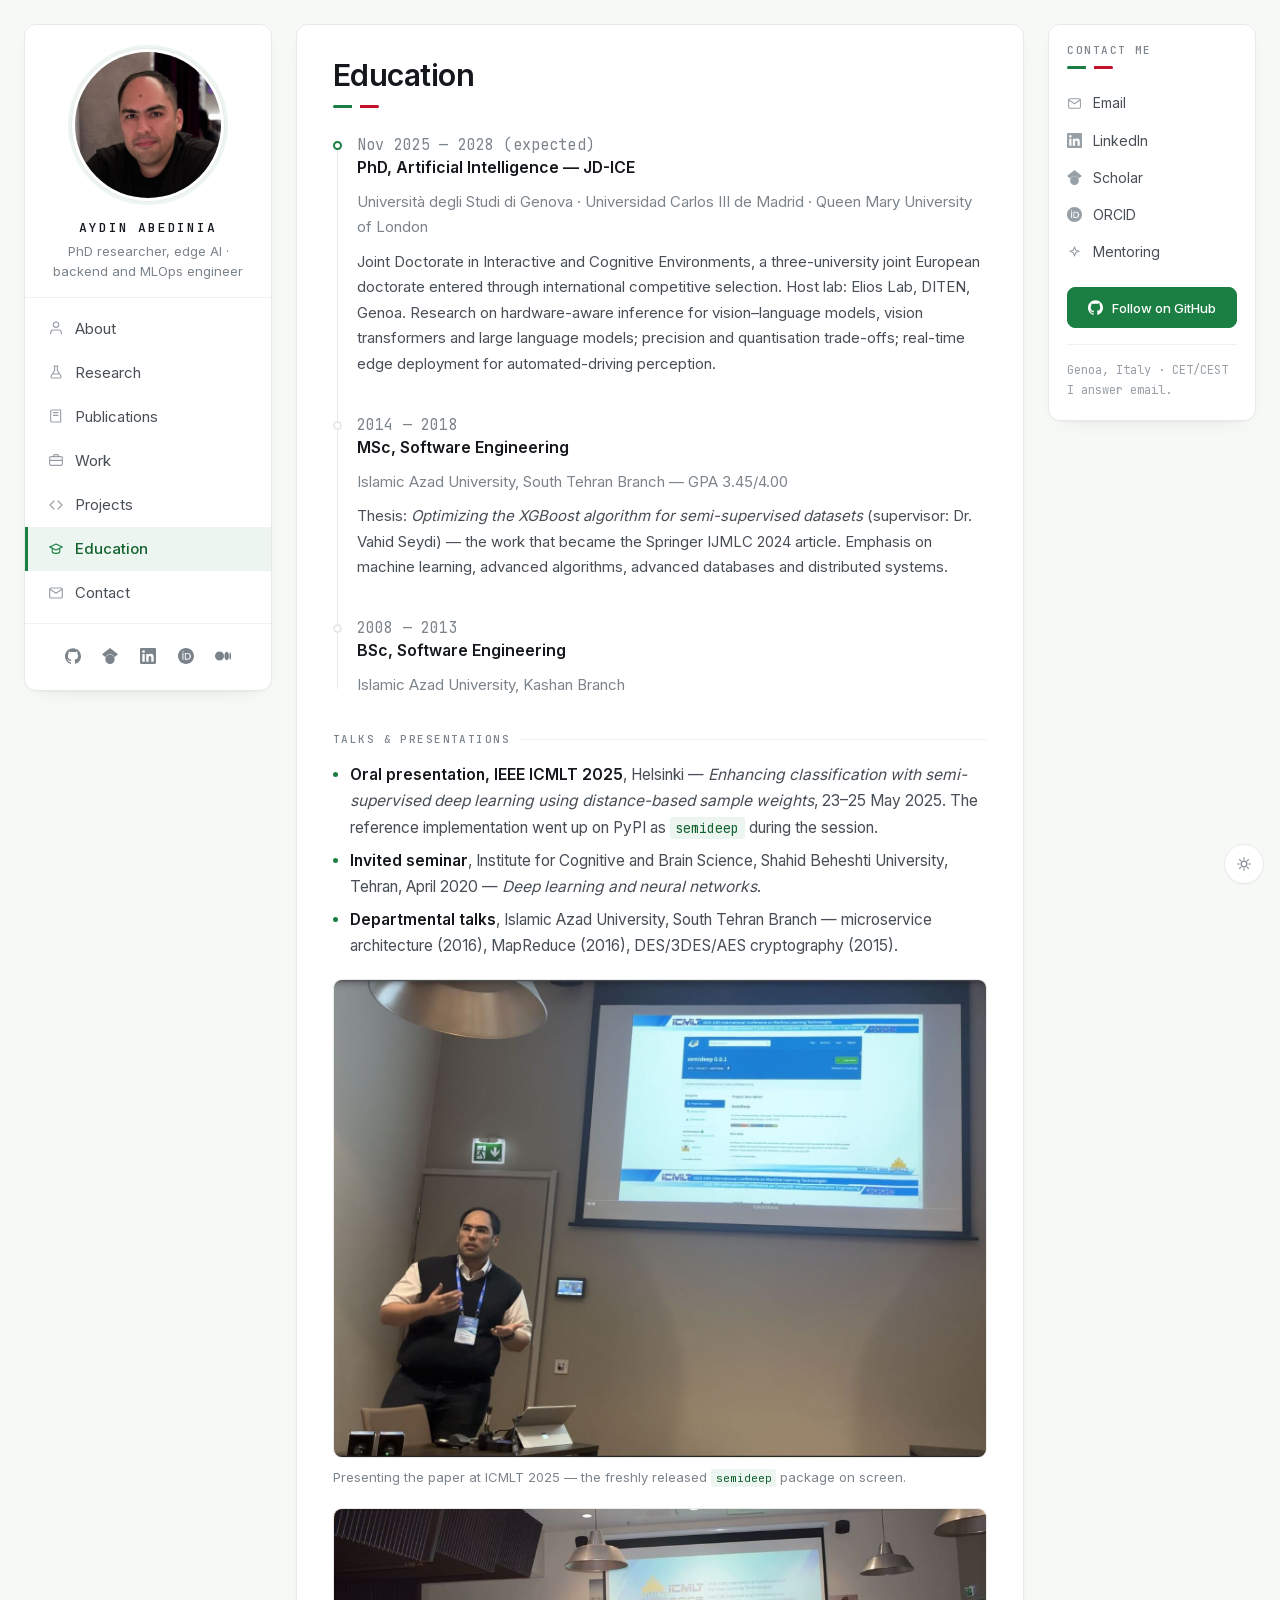
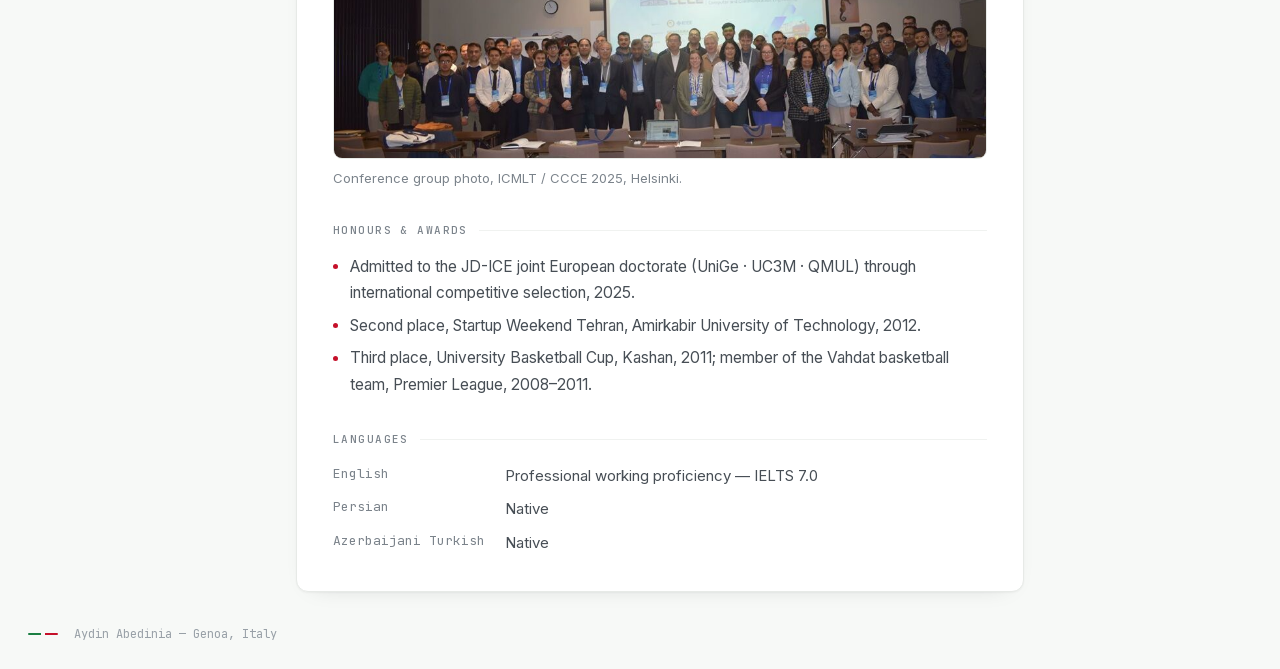
<file: education.html>
<!DOCTYPE html>
<html lang="en">
<head>
<meta charset="utf-8">
<meta name="viewport" content="width=device-width, initial-scale=1">
<title>Education — Aydin Abedinia</title>
<meta name="description" content="PhD in the JD-ICE joint European doctorate (Genoa, UC3M, QMUL), MSc and BSc in Software Engineering, plus talks, presentations and awards.">
<meta name="author" content="Aydin Abedinia">
<link rel="canonical" href="https://abedinia.github.io/education.html">

<meta property="og:type" content="profile">
<meta property="og:site_name" content="Aydin Abedinia">
<meta property="og:title" content="Education — Aydin Abedinia">
<meta property="og:description" content="PhD in the JD-ICE joint European doctorate (Genoa, UC3M, QMUL), MSc and BSc in Software Engineering, plus talks, presentations and awards.">
<meta property="og:url" content="https://abedinia.github.io/education.html">
<meta property="og:image" content="https://abedinia.github.io/assets/og.png">
<meta property="og:image:width" content="1200">
<meta property="og:image:height" content="630">
<meta name="twitter:card" content="summary_large_image">

<link rel="icon" href="assets/favicon.svg" type="image/svg+xml">
<link rel="icon" href="assets/favicon-32.png" sizes="32x32" type="image/png">
<link rel="apple-touch-icon" href="assets/apple-touch-icon.png">
<meta name="theme-color" content="#ffffff">

<link rel="preload" href="assets/fonts/inter-400.woff2" as="font" type="font/woff2" crossorigin>
<link rel="preload" href="assets/fonts/inter-600.woff2" as="font" type="font/woff2" crossorigin>
<link rel="stylesheet" href="styles.css">
<script>(function(){try{var t=localStorage.getItem('theme');if(t)document.documentElement.setAttribute('data-theme',t);}catch(e){}})();</script>

<!-- Google Analytics (GA4). Gated on hostname, so forks and local copies of
     this repo never send data to my property. -->
<script>
(function () {
  var HOSTS = ['abedinia.github.io'];
  var ID = 'G-9020WB8L7L';
  if (HOSTS.indexOf(location.hostname) === -1) return;
  var s = document.createElement('script');
  s.async = true;
  s.src = 'https://www.googletagmanager.com/gtag/js?id=' + ID;
  document.head.appendChild(s);
  window.dataLayer = window.dataLayer || [];
  window.gtag = function () { dataLayer.push(arguments); };
  gtag('js', new Date());
  gtag('config', ID);
})();
</script>
</head>
<body>
<a class="skip" href="#main">Skip to content</a>

<div class="shell">
  <aside class="side">
   <div class="card">
    <div class="side__top">
      <figure class="avatar">
        <span class="avatar__mono" aria-hidden="true">AA</span>
        <img class="avatar__img" src="image/profile.jpg" alt="Aydin Abedinia"
             width="380" height="380" onerror="this.remove()">
      </figure>
      <div>
        <span class="side__name">Aydin Abedinia</span>
        <p class="side__role">PhD researcher, edge AI · backend and MLOps engineer</p>
        <p class="side__print">Genoa, Italy · abedinia@duck.com · abedinia.github.io</p>
      </div>
    </div>
    <nav class="nav" aria-label="Sections">
     <ul>
      <li><a href="index.html"><svg viewBox="0 0 24 24" fill="none" stroke="currentColor" stroke-width="1.7" stroke-linecap="round" stroke-linejoin="round" aria-hidden="true"><path d="M20 21v-2a4 4 0 0 0-4-4H8a4 4 0 0 0-4 4v2"/><circle cx="12" cy="7" r="4"/></svg><span>About</span></a></li>
      <li><a href="research.html"><svg viewBox="0 0 24 24" fill="none" stroke="currentColor" stroke-width="1.7" stroke-linecap="round" stroke-linejoin="round" aria-hidden="true"><path d="M9 3h6M10 3v6.5L4.6 18a2 2 0 0 0 1.7 3h11.4a2 2 0 0 0 1.7-3L14 9.5V3"/><path d="M7.2 15h9.6"/></svg><span>Research</span></a></li>
      <li><a href="publications.html"><svg viewBox="0 0 24 24" fill="none" stroke="currentColor" stroke-width="1.7" stroke-linecap="round" stroke-linejoin="round" aria-hidden="true"><path d="M4 19.5V5a2 2 0 0 1 2-2h13v18H6.5A2.5 2.5 0 0 1 4 19.5z"/><path d="M8 7h7M8 11h7"/></svg><span>Publications</span></a></li>
      <li><a href="work.html"><svg viewBox="0 0 24 24" fill="none" stroke="currentColor" stroke-width="1.7" stroke-linecap="round" stroke-linejoin="round" aria-hidden="true"><rect x="2.5" y="7" width="19" height="13" rx="2"/><path d="M8.5 7V5.5A1.5 1.5 0 0 1 10 4h4a1.5 1.5 0 0 1 1.5 1.5V7"/><path d="M2.5 12.5h19"/></svg><span>Work</span></a></li>
      <li><a href="projects.html"><svg viewBox="0 0 24 24" fill="none" stroke="currentColor" stroke-width="1.7" stroke-linecap="round" stroke-linejoin="round" aria-hidden="true"><path d="M9 18l-6-6 6-6M15 6l6 6-6 6"/></svg><span>Projects</span></a></li>
      <li><a href="education.html" aria-current="page"><svg viewBox="0 0 24 24" fill="none" stroke="currentColor" stroke-width="1.7" stroke-linecap="round" stroke-linejoin="round" aria-hidden="true"><path d="M2.5 9L12 4.5 21.5 9 12 13.5 2.5 9z"/><path d="M6.5 11v5c0 1.4 2.5 2.5 5.5 2.5s5.5-1.1 5.5-2.5v-5"/></svg><span>Education</span></a></li>
      <li><a href="contact.html"><svg viewBox="0 0 24 24" fill="none" stroke="currentColor" stroke-width="1.7" stroke-linecap="round" stroke-linejoin="round" aria-hidden="true"><rect x="2.5" y="4.5" width="19" height="15" rx="2"/><path d="M3 6.5l9 6 9-6"/></svg><span>Contact</span></a></li>
     </ul>
    </nav>
    <div class="side__foot">
      <ul class="social">
        <li><a href="https://github.com/abedinia" rel="me noopener" aria-label="GitHub"><svg viewBox="0 0 24 24" fill="currentColor" aria-hidden="true"><path d="M12 .297c-6.63 0-12 5.373-12 12 0 5.303 3.438 9.8 8.205 11.385.6.113.82-.258.82-.577 0-.285-.01-1.04-.015-2.04-3.338.724-4.042-1.61-4.042-1.61C4.422 18.07 3.633 17.7 3.633 17.7c-1.087-.744.084-.729.084-.729 1.205.084 1.838 1.236 1.838 1.236 1.07 1.835 2.809 1.305 3.495.998.108-.776.417-1.305.76-1.605-2.665-.3-5.466-1.332-5.466-5.93 0-1.31.465-2.38 1.235-3.22-.135-.303-.54-1.523.105-3.176 0 0 1.005-.322 3.3 1.23.96-.267 1.98-.399 3-.405 1.02.006 2.04.138 3 .405 2.28-1.552 3.285-1.23 3.285-1.23.645 1.653.24 2.873.12 3.176.765.84 1.23 1.91 1.23 3.22 0 4.61-2.805 5.625-5.475 5.92.42.36.81 1.096.81 2.22 0 1.606-.015 2.896-.015 3.286 0 .315.21.69.825.57C20.565 22.092 24 17.592 24 12.297c0-6.627-5.373-12-12-12"/></svg></a></li>
        <li><a href="https://scholar.google.com/citations?user=B1SRyKwAAAAJ&amp;hl=en" rel="me noopener" aria-label="Google Scholar"><svg viewBox="0 0 24 24" fill="currentColor" aria-hidden="true"><path d="M5.242 13.769L0 9.5 12 0l12 9.5-5.242 4.269C17.548 11.249 14.978 9.5 12 9.5c-2.977 0-5.548 1.748-6.758 4.269zM12 10a7 7 0 1 0 0 14 7 7 0 0 0 0-14z"/></svg></a></li>
        <li><a href="https://www.linkedin.com/in/aydin-abedinia-96b2276b/" rel="me noopener" aria-label="LinkedIn"><svg viewBox="0 0 24 24" fill="currentColor" aria-hidden="true"><path d="M20.447 20.452h-3.554v-5.569c0-1.328-.027-3.037-1.852-3.037-1.853 0-2.136 1.445-2.136 2.939v5.667H9.351V9h3.414v1.561h.046c.477-.9 1.637-1.85 3.37-1.85 3.601 0 4.267 2.37 4.267 5.455v6.286zM5.337 7.433a2.062 2.062 0 0 1-2.063-2.065 2.064 2.064 0 1 1 2.063 2.065zm1.782 13.019H3.555V9h3.564v11.452zM22.225 0H1.771C.792 0 0 .774 0 1.729v20.542C0 23.227.792 24 1.771 24h20.451C23.2 24 24 23.227 24 22.271V1.729C24 .774 23.2 0 22.222 0z"/></svg></a></li>
        <li><a href="https://orcid.org/0000-0001-9739-7021" rel="me noopener" aria-label="ORCID"><svg viewBox="0 0 24 24" fill="currentColor" aria-hidden="true"><path d="M12 0C5.372 0 0 5.372 0 12s5.372 12 12 12 12-5.372 12-12S18.628 0 12 0zM7.369 4.378c.525 0 .947.431.947.947 0 .525-.422.947-.947.947-.525 0-.946-.422-.946-.947 0-.516.421-.947.946-.947zm-.722 3.038h1.444v10.041H6.647V7.416zm3.562 0h3.9c3.712 0 5.344 2.653 5.344 5.025 0 2.578-2.016 5.025-5.325 5.025h-3.919V7.416zm1.444 1.303v7.444h2.297c2.359 0 3.588-1.444 3.588-3.722 0-2.016-1.088-3.722-3.722-3.722h-2.163z"/></svg></a></li>
        <li><a href="https://medium.com/@abedinia.aydin" rel="me noopener" aria-label="Medium"><svg viewBox="0 0 24 24" fill="currentColor" aria-hidden="true"><path d="M13.54 12a6.8 6.8 0 0 1-6.77 6.82A6.8 6.8 0 0 1 0 12a6.8 6.8 0 0 1 6.77-6.82A6.8 6.8 0 0 1 13.54 12zM20.96 12c0 3.54-1.51 6.42-3.38 6.42-1.87 0-3.39-2.88-3.39-6.42s1.52-6.42 3.39-6.42 3.38 2.88 3.38 6.42M24 12c0 3.17-.53 5.75-1.19 5.75-.66 0-1.19-2.58-1.19-5.75s.53-5.75 1.19-5.75C23.47 6.25 24 8.83 24 12z"/></svg></a></li>
      </ul>
    </div>
   </div>
  </aside>

  <main id="main">
    <section class="panel">
      <div class="panel__head">
        <h1>Education</h1>
        <div class="flagline" aria-hidden="true"></div>
      </div>

      <ul class="tl">
        <li>
          <p class="tl__when">Nov 2025 — 2028 (expected)</p>
          <h3>PhD, Artificial Intelligence — JD-ICE</h3>
          <p class="tl__org">Università degli Studi di Genova · Universidad Carlos III de Madrid · Queen Mary University of London</p>
          <p>Joint Doctorate in Interactive and Cognitive Environments, a three-university joint European doctorate entered through international competitive selection. Host lab: Elios Lab, DITEN, Genoa. Research on hardware-aware inference for vision–language models, vision transformers and large language models; precision and quantisation trade-offs; real-time edge deployment for automated-driving perception.</p>
        </li>
        <li class="is-past">
          <p class="tl__when">2014 — 2018</p>
          <h3>MSc, Software Engineering</h3>
          <p class="tl__org">Islamic Azad University, South Tehran Branch — GPA 3.45/4.00</p>
          <p>Thesis: <em>Optimizing the XGBoost algorithm for semi-supervised datasets</em> (supervisor: Dr. Vahid Seydi) — the work that became the Springer IJMLC 2024 article. Emphasis on machine learning, advanced algorithms, advanced databases and distributed systems.</p>
        </li>
        <li class="is-past">
          <p class="tl__when">2008 — 2013</p>
          <h3>BSc, Software Engineering</h3>
          <p class="tl__org">Islamic Azad University, Kashan Branch</p>
        </li>
      </ul>

      <div class="eyebrow">Talks &amp; presentations</div>
      <ul class="bullets">
        <li><strong>Oral presentation, IEEE ICMLT 2025</strong>, Helsinki — <em>Enhancing classification with semi-supervised deep learning using distance-based sample weights</em>, 23–25 May 2025. The reference implementation went up on PyPI as <code>semideep</code> during the session.</li>
        <li><strong>Invited seminar</strong>, Institute for Cognitive and Brain Science, Shahid Beheshti University, Tehran, April 2020 — <em>Deep learning and neural networks</em>.</li>
        <li><strong>Departmental talks</strong>, Islamic Azad University, South Tehran Branch — microservice architecture (2016), MapReduce (2016), DES/3DES/AES cryptography (2015).</li>
      </ul>

      <div class="shots">
        <figure class="shot">
          <img src="image/icmlt2025/talk.jpg" width="1400" height="1023" loading="lazy" decoding="async"
               alt="Presenting the SemiDeep paper at ICMLT 2025, with the semideep PyPI page projected on screen.">
          <figcaption>Presenting the paper at ICMLT 2025 — the freshly released <code>semideep</code> package on screen.</figcaption>
        </figure>
        <figure class="shot">
          <img src="image/icmlt2025/group.jpg" width="1000" height="382" loading="lazy" decoding="async"
               alt="Group photo of ICMLT 2025 and CCCE 2025 attendees in the conference room in Helsinki.">
          <figcaption>Conference group photo, ICMLT / CCCE 2025, Helsinki.</figcaption>
        </figure>
      </div>

      <div class="eyebrow">Honours &amp; awards</div>
      <ul class="bullets bullets--red">
        <li>Admitted to the JD-ICE joint European doctorate (UniGe · UC3M · QMUL) through international competitive selection, 2025.</li>
        <li>Second place, Startup Weekend Tehran, Amirkabir University of Technology, 2012.</li>
        <li>Third place, University Basketball Cup, Kashan, 2011; member of the Vahdat basketball team, Premier League, 2008–2011.</li>
      </ul>

      <div class="eyebrow">Languages</div>
      <dl class="facts">
        <dt>English</dt><dd>Professional working proficiency — IELTS 7.0</dd>
        <dt>Persian</dt><dd>Native</dd>
        <dt>Azerbaijani Turkish</dt><dd>Native</dd>
      </dl>
    </section>
  </main>

  <aside class="rail">
   <div class="card rail__in">
    <div class="rail__head">
      <h2>Contact me</h2>
      <div class="flagline"></div>
    </div>
    <ul class="contacts">
      <li><a href="mailto:abedinia@duck.com"><svg viewBox="0 0 24 24" fill="none" stroke="currentColor" stroke-width="1.7" stroke-linecap="round" stroke-linejoin="round" aria-hidden="true"><rect x="2.5" y="4.5" width="19" height="15" rx="2"/><path d="M3 6.5l9 6 9-6"/></svg><span>Email</span></a></li>
      <li><a href="https://www.linkedin.com/in/aydin-abedinia-96b2276b/" rel="me noopener"><svg viewBox="0 0 24 24" fill="currentColor" aria-hidden="true"><path d="M20.447 20.452h-3.554v-5.569c0-1.328-.027-3.037-1.852-3.037-1.853 0-2.136 1.445-2.136 2.939v5.667H9.351V9h3.414v1.561h.046c.477-.9 1.637-1.85 3.37-1.85 3.601 0 4.267 2.37 4.267 5.455v6.286zM5.337 7.433a2.062 2.062 0 0 1-2.063-2.065 2.064 2.064 0 1 1 2.063 2.065zm1.782 13.019H3.555V9h3.564v11.452zM22.225 0H1.771C.792 0 0 .774 0 1.729v20.542C0 23.227.792 24 1.771 24h20.451C23.2 24 24 23.227 24 22.271V1.729C24 .774 23.2 0 22.222 0z"/></svg><span>LinkedIn</span></a></li>
      <li><a href="https://scholar.google.com/citations?user=B1SRyKwAAAAJ&amp;hl=en" rel="me noopener"><svg viewBox="0 0 24 24" fill="currentColor" aria-hidden="true"><path d="M5.242 13.769L0 9.5 12 0l12 9.5-5.242 4.269C17.548 11.249 14.978 9.5 12 9.5c-2.977 0-5.548 1.748-6.758 4.269zM12 10a7 7 0 1 0 0 14 7 7 0 0 0 0-14z"/></svg><span>Scholar</span></a></li>
      <li><a href="https://orcid.org/0000-0001-9739-7021" rel="me noopener"><svg viewBox="0 0 24 24" fill="currentColor" aria-hidden="true"><path d="M12 0C5.372 0 0 5.372 0 12s5.372 12 12 12 12-5.372 12-12S18.628 0 12 0zM7.369 4.378c.525 0 .947.431.947.947 0 .525-.422.947-.947.947-.525 0-.946-.422-.946-.947 0-.516.421-.947.946-.947zm-.722 3.038h1.444v10.041H6.647V7.416zm3.562 0h3.9c3.712 0 5.344 2.653 5.344 5.025 0 2.578-2.016 5.025-5.325 5.025h-3.919V7.416zm1.444 1.303v7.444h2.297c2.359 0 3.588-1.444 3.588-3.722 0-2.016-1.088-3.722-3.722-3.722h-2.163z"/></svg><span>ORCID</span></a></li>
      <li><a href="https://adplist.org/mentors/aydin-abedinia-mrt06exd" rel="noopener"><svg viewBox="0 0 24 24" fill="none" stroke="currentColor" stroke-width="1.7" stroke-linecap="round" stroke-linejoin="round" aria-hidden="true"><path d="M12 3l2.1 5.4L19.5 10l-5.4 2.1L12 17.5 9.9 12.1 4.5 10l5.4-1.6L12 3z"/></svg><span>Mentoring</span></a></li>
    </ul>
    <a class="but" href="https://github.com/abedinia" rel="noopener"><svg viewBox="0 0 24 24" fill="currentColor" aria-hidden="true"><path d="M12 .297c-6.63 0-12 5.373-12 12 0 5.303 3.438 9.8 8.205 11.385.6.113.82-.258.82-.577 0-.285-.01-1.04-.015-2.04-3.338.724-4.042-1.61-4.042-1.61C4.422 18.07 3.633 17.7 3.633 17.7c-1.087-.744.084-.729.084-.729 1.205.084 1.838 1.236 1.838 1.236 1.07 1.835 2.809 1.305 3.495.998.108-.776.417-1.305.76-1.605-2.665-.3-5.466-1.332-5.466-5.93 0-1.31.465-2.38 1.235-3.22-.135-.303-.54-1.523.105-3.176 0 0 1.005-.322 3.3 1.23.96-.267 1.98-.399 3-.405 1.02.006 2.04.138 3 .405 2.28-1.552 3.285-1.23 3.285-1.23.645 1.653.24 2.873.12 3.176.765.84 1.23 1.91 1.23 3.22 0 4.61-2.805 5.625-5.475 5.92.42.36.81 1.096.81 2.22 0 1.606-.015 2.896-.015 3.286 0 .315.21.69.825.57C20.565 22.092 24 17.592 24 12.297c0-6.627-5.373-12-12-12"/></svg><span>Follow on GitHub</span></a>
    <p class="rail__note">Genoa, Italy · CET/CEST<br>I answer email.</p>
   </div>
  </aside>

  <footer>
    <div class="flagline" aria-hidden="true"></div>
    <p>Aydin Abedinia — Genoa, Italy</p>
  </footer>
</div>

<button id="theme" class="toggle" type="button" aria-label="Switch between light and dark">
  <svg class="i-sun" viewBox="0 0 24 24" fill="none" stroke="currentColor" stroke-width="1.7" stroke-linecap="round" stroke-linejoin="round" aria-hidden="true"><circle cx="12" cy="12" r="4.3"/><path d="M12 2.6v2.2M12 19.2v2.2M2.6 12h2.2M19.2 12h2.2M5.4 5.4l1.6 1.6M17 17l1.6 1.6M18.6 5.4L17 7M7 17l-1.6 1.6"/></svg>
  <svg class="i-moon" viewBox="0 0 24 24" fill="none" stroke="currentColor" stroke-width="1.7" stroke-linecap="round" stroke-linejoin="round" aria-hidden="true"><path d="M20 14.5A8.5 8.5 0 0 1 9.5 4a8.5 8.5 0 1 0 10.5 10.5z"/></svg>
</button>

<script src="site.js"></script>
</body>
</html>
</file>
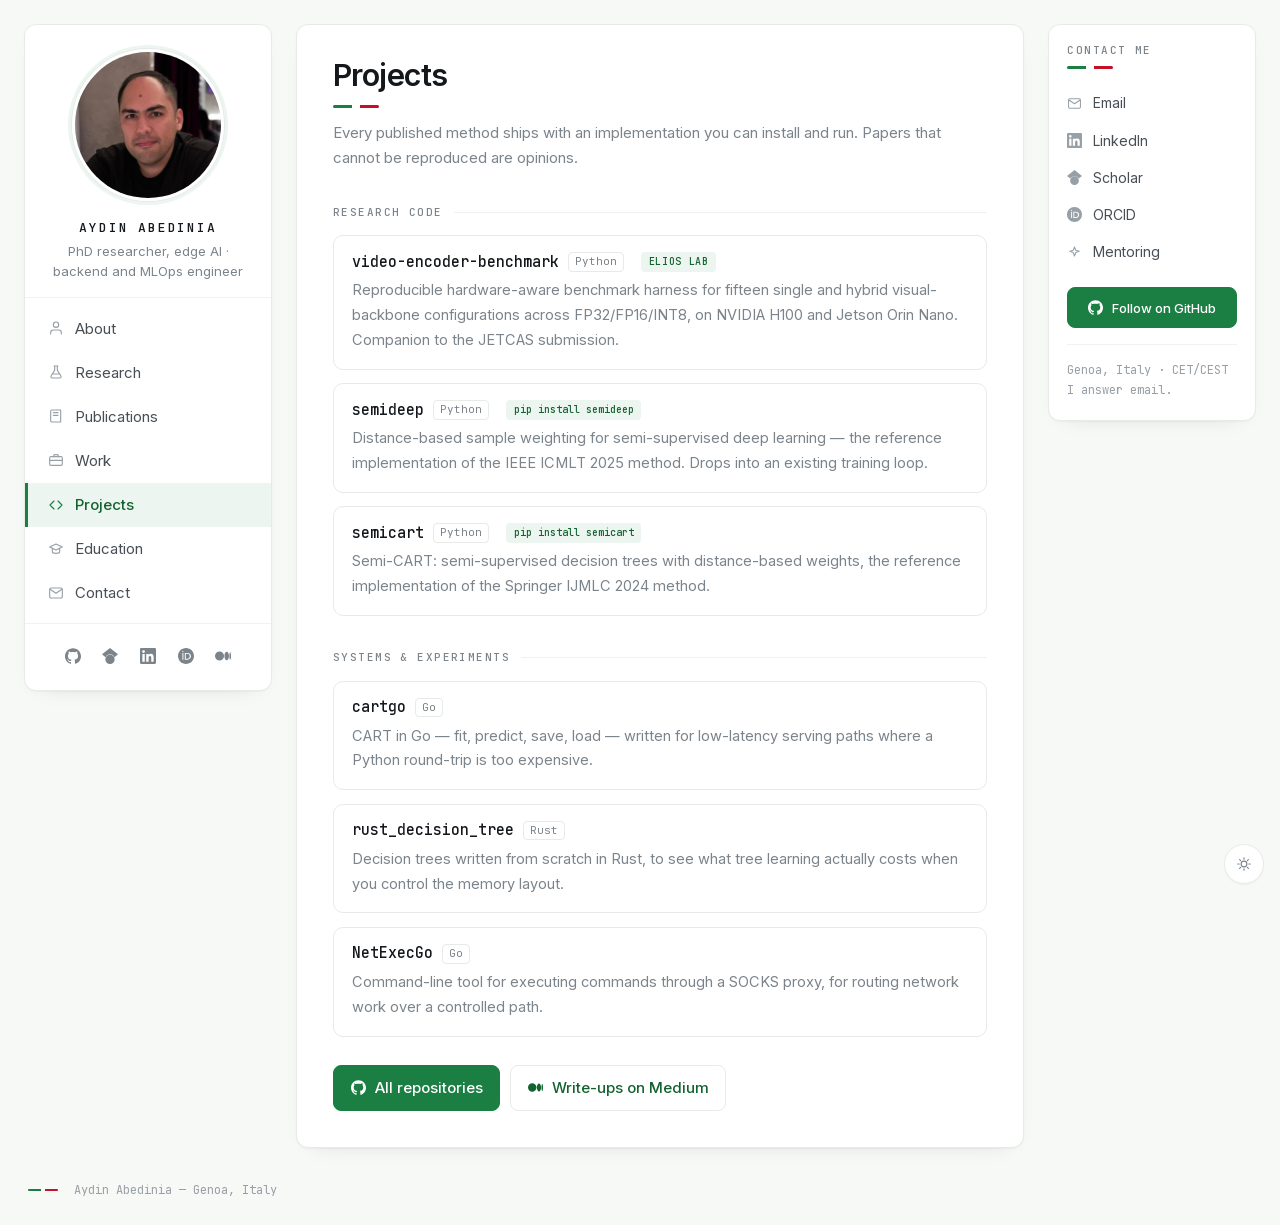
<file: projects.html>
<!DOCTYPE html>
<html lang="en">
<head>
<meta charset="utf-8">
<meta name="viewport" content="width=device-width, initial-scale=1">
<title>Projects — Aydin Abedinia</title>
<meta name="description" content="Open-source work by Aydin Abedinia: semideep, semicart, the Elios Lab video-encoder benchmark, cartgo and a decision tree in Rust.">
<meta name="author" content="Aydin Abedinia">
<link rel="canonical" href="https://abedinia.github.io/projects.html">

<meta property="og:type" content="profile">
<meta property="og:site_name" content="Aydin Abedinia">
<meta property="og:title" content="Projects — Aydin Abedinia">
<meta property="og:description" content="Open-source work by Aydin Abedinia: semideep, semicart, the Elios Lab video-encoder benchmark, cartgo and a decision tree in Rust.">
<meta property="og:url" content="https://abedinia.github.io/projects.html">
<meta property="og:image" content="https://abedinia.github.io/assets/og.png">
<meta property="og:image:width" content="1200">
<meta property="og:image:height" content="630">
<meta name="twitter:card" content="summary_large_image">

<link rel="icon" href="assets/favicon.svg" type="image/svg+xml">
<link rel="icon" href="assets/favicon-32.png" sizes="32x32" type="image/png">
<link rel="apple-touch-icon" href="assets/apple-touch-icon.png">
<meta name="theme-color" content="#ffffff">

<link rel="preload" href="assets/fonts/inter-400.woff2" as="font" type="font/woff2" crossorigin>
<link rel="preload" href="assets/fonts/inter-600.woff2" as="font" type="font/woff2" crossorigin>
<link rel="stylesheet" href="styles.css">
<script>(function(){try{var t=localStorage.getItem('theme');if(t)document.documentElement.setAttribute('data-theme',t);}catch(e){}})();</script>

<!-- Google Analytics (GA4). Gated on hostname, so forks and local copies of
     this repo never send data to my property. -->
<script>
(function () {
  var HOSTS = ['abedinia.github.io'];
  var ID = 'G-9020WB8L7L';
  if (HOSTS.indexOf(location.hostname) === -1) return;
  var s = document.createElement('script');
  s.async = true;
  s.src = 'https://www.googletagmanager.com/gtag/js?id=' + ID;
  document.head.appendChild(s);
  window.dataLayer = window.dataLayer || [];
  window.gtag = function () { dataLayer.push(arguments); };
  gtag('js', new Date());
  gtag('config', ID);
})();
</script>
</head>
<body>
<a class="skip" href="#main">Skip to content</a>

<div class="shell">
  <aside class="side">
   <div class="card">
    <div class="side__top">
      <figure class="avatar">
        <span class="avatar__mono" aria-hidden="true">AA</span>
        <img class="avatar__img" src="image/profile.jpg" alt="Aydin Abedinia"
             width="380" height="380" onerror="this.remove()">
      </figure>
      <div>
        <span class="side__name">Aydin Abedinia</span>
        <p class="side__role">PhD researcher, edge AI · backend and MLOps engineer</p>
        <p class="side__print">Genoa, Italy · abedinia@duck.com · abedinia.github.io</p>
      </div>
    </div>
    <nav class="nav" aria-label="Sections">
     <ul>
      <li><a href="index.html"><svg viewBox="0 0 24 24" fill="none" stroke="currentColor" stroke-width="1.7" stroke-linecap="round" stroke-linejoin="round" aria-hidden="true"><path d="M20 21v-2a4 4 0 0 0-4-4H8a4 4 0 0 0-4 4v2"/><circle cx="12" cy="7" r="4"/></svg><span>About</span></a></li>
      <li><a href="research.html"><svg viewBox="0 0 24 24" fill="none" stroke="currentColor" stroke-width="1.7" stroke-linecap="round" stroke-linejoin="round" aria-hidden="true"><path d="M9 3h6M10 3v6.5L4.6 18a2 2 0 0 0 1.7 3h11.4a2 2 0 0 0 1.7-3L14 9.5V3"/><path d="M7.2 15h9.6"/></svg><span>Research</span></a></li>
      <li><a href="publications.html"><svg viewBox="0 0 24 24" fill="none" stroke="currentColor" stroke-width="1.7" stroke-linecap="round" stroke-linejoin="round" aria-hidden="true"><path d="M4 19.5V5a2 2 0 0 1 2-2h13v18H6.5A2.5 2.5 0 0 1 4 19.5z"/><path d="M8 7h7M8 11h7"/></svg><span>Publications</span></a></li>
      <li><a href="work.html"><svg viewBox="0 0 24 24" fill="none" stroke="currentColor" stroke-width="1.7" stroke-linecap="round" stroke-linejoin="round" aria-hidden="true"><rect x="2.5" y="7" width="19" height="13" rx="2"/><path d="M8.5 7V5.5A1.5 1.5 0 0 1 10 4h4a1.5 1.5 0 0 1 1.5 1.5V7"/><path d="M2.5 12.5h19"/></svg><span>Work</span></a></li>
      <li><a href="projects.html" aria-current="page"><svg viewBox="0 0 24 24" fill="none" stroke="currentColor" stroke-width="1.7" stroke-linecap="round" stroke-linejoin="round" aria-hidden="true"><path d="M9 18l-6-6 6-6M15 6l6 6-6 6"/></svg><span>Projects</span></a></li>
      <li><a href="education.html"><svg viewBox="0 0 24 24" fill="none" stroke="currentColor" stroke-width="1.7" stroke-linecap="round" stroke-linejoin="round" aria-hidden="true"><path d="M2.5 9L12 4.5 21.5 9 12 13.5 2.5 9z"/><path d="M6.5 11v5c0 1.4 2.5 2.5 5.5 2.5s5.5-1.1 5.5-2.5v-5"/></svg><span>Education</span></a></li>
      <li><a href="contact.html"><svg viewBox="0 0 24 24" fill="none" stroke="currentColor" stroke-width="1.7" stroke-linecap="round" stroke-linejoin="round" aria-hidden="true"><rect x="2.5" y="4.5" width="19" height="15" rx="2"/><path d="M3 6.5l9 6 9-6"/></svg><span>Contact</span></a></li>
     </ul>
    </nav>
    <div class="side__foot">
      <ul class="social">
        <li><a href="https://github.com/abedinia" rel="me noopener" aria-label="GitHub"><svg viewBox="0 0 24 24" fill="currentColor" aria-hidden="true"><path d="M12 .297c-6.63 0-12 5.373-12 12 0 5.303 3.438 9.8 8.205 11.385.6.113.82-.258.82-.577 0-.285-.01-1.04-.015-2.04-3.338.724-4.042-1.61-4.042-1.61C4.422 18.07 3.633 17.7 3.633 17.7c-1.087-.744.084-.729.084-.729 1.205.084 1.838 1.236 1.838 1.236 1.07 1.835 2.809 1.305 3.495.998.108-.776.417-1.305.76-1.605-2.665-.3-5.466-1.332-5.466-5.93 0-1.31.465-2.38 1.235-3.22-.135-.303-.54-1.523.105-3.176 0 0 1.005-.322 3.3 1.23.96-.267 1.98-.399 3-.405 1.02.006 2.04.138 3 .405 2.28-1.552 3.285-1.23 3.285-1.23.645 1.653.24 2.873.12 3.176.765.84 1.23 1.91 1.23 3.22 0 4.61-2.805 5.625-5.475 5.92.42.36.81 1.096.81 2.22 0 1.606-.015 2.896-.015 3.286 0 .315.21.69.825.57C20.565 22.092 24 17.592 24 12.297c0-6.627-5.373-12-12-12"/></svg></a></li>
        <li><a href="https://scholar.google.com/citations?user=B1SRyKwAAAAJ&amp;hl=en" rel="me noopener" aria-label="Google Scholar"><svg viewBox="0 0 24 24" fill="currentColor" aria-hidden="true"><path d="M5.242 13.769L0 9.5 12 0l12 9.5-5.242 4.269C17.548 11.249 14.978 9.5 12 9.5c-2.977 0-5.548 1.748-6.758 4.269zM12 10a7 7 0 1 0 0 14 7 7 0 0 0 0-14z"/></svg></a></li>
        <li><a href="https://www.linkedin.com/in/aydin-abedinia-96b2276b/" rel="me noopener" aria-label="LinkedIn"><svg viewBox="0 0 24 24" fill="currentColor" aria-hidden="true"><path d="M20.447 20.452h-3.554v-5.569c0-1.328-.027-3.037-1.852-3.037-1.853 0-2.136 1.445-2.136 2.939v5.667H9.351V9h3.414v1.561h.046c.477-.9 1.637-1.85 3.37-1.85 3.601 0 4.267 2.37 4.267 5.455v6.286zM5.337 7.433a2.062 2.062 0 0 1-2.063-2.065 2.064 2.064 0 1 1 2.063 2.065zm1.782 13.019H3.555V9h3.564v11.452zM22.225 0H1.771C.792 0 0 .774 0 1.729v20.542C0 23.227.792 24 1.771 24h20.451C23.2 24 24 23.227 24 22.271V1.729C24 .774 23.2 0 22.222 0z"/></svg></a></li>
        <li><a href="https://orcid.org/0000-0001-9739-7021" rel="me noopener" aria-label="ORCID"><svg viewBox="0 0 24 24" fill="currentColor" aria-hidden="true"><path d="M12 0C5.372 0 0 5.372 0 12s5.372 12 12 12 12-5.372 12-12S18.628 0 12 0zM7.369 4.378c.525 0 .947.431.947.947 0 .525-.422.947-.947.947-.525 0-.946-.422-.946-.947 0-.516.421-.947.946-.947zm-.722 3.038h1.444v10.041H6.647V7.416zm3.562 0h3.9c3.712 0 5.344 2.653 5.344 5.025 0 2.578-2.016 5.025-5.325 5.025h-3.919V7.416zm1.444 1.303v7.444h2.297c2.359 0 3.588-1.444 3.588-3.722 0-2.016-1.088-3.722-3.722-3.722h-2.163z"/></svg></a></li>
        <li><a href="https://medium.com/@abedinia.aydin" rel="me noopener" aria-label="Medium"><svg viewBox="0 0 24 24" fill="currentColor" aria-hidden="true"><path d="M13.54 12a6.8 6.8 0 0 1-6.77 6.82A6.8 6.8 0 0 1 0 12a6.8 6.8 0 0 1 6.77-6.82A6.8 6.8 0 0 1 13.54 12zM20.96 12c0 3.54-1.51 6.42-3.38 6.42-1.87 0-3.39-2.88-3.39-6.42s1.52-6.42 3.39-6.42 3.38 2.88 3.38 6.42M24 12c0 3.17-.53 5.75-1.19 5.75-.66 0-1.19-2.58-1.19-5.75s.53-5.75 1.19-5.75C23.47 6.25 24 8.83 24 12z"/></svg></a></li>
      </ul>
    </div>
   </div>
  </aside>

  <main id="main">
    <section class="panel">
      <div class="panel__head">
        <h1>Projects</h1>
        <div class="flagline" aria-hidden="true"></div>
        <p>Every published method ships with an implementation you can install and run. Papers that cannot be reproduced are opinions.</p>
      </div>

      <div class="eyebrow">Research code</div>
      <ul class="repos">
        <li>
          <div class="repos__top">
            <a href="https://github.com/Elios-Lab/video-encoder-benchmark" rel="noopener">video-encoder-benchmark</a>
            <span class="repos__lang">Python</span>
            <span class="badge">Elios Lab</span>
          </div>
          <p>Reproducible hardware-aware benchmark harness for fifteen single and hybrid visual-backbone configurations across FP32/FP16/INT8, on NVIDIA H100 and Jetson Orin Nano. Companion to the JETCAS submission.</p>
        </li>
        <li>
          <div class="repos__top">
            <a href="https://github.com/WeightedAI/semideep" rel="noopener">semideep</a>
            <span class="repos__lang">Python</span>
            <span class="badge badge--cmd">pip install semideep</span>
          </div>
          <p>Distance-based sample weighting for semi-supervised deep learning — the reference implementation of the IEEE ICMLT 2025 method. Drops into an existing training loop.</p>
        </li>
        <li>
          <div class="repos__top">
            <a href="https://github.com/WeightedAI/semicart" rel="noopener">semicart</a>
            <span class="repos__lang">Python</span>
            <span class="badge badge--cmd">pip install semicart</span>
          </div>
          <p>Semi-CART: semi-supervised decision trees with distance-based weights, the reference implementation of the Springer IJMLC 2024 method.</p>
        </li>
      </ul>

      <div class="eyebrow">Systems &amp; experiments</div>
      <ul class="repos">
        <li>
          <div class="repos__top">
            <a href="https://github.com/abedinia/cartgo" rel="noopener">cartgo</a>
            <span class="repos__lang">Go</span>
          </div>
          <p>CART in Go — fit, predict, save, load — written for low-latency serving paths where a Python round-trip is too expensive.</p>
        </li>
        <li>
          <div class="repos__top">
            <a href="https://github.com/abedinia/rust_decision_tree" rel="noopener">rust_decision_tree</a>
            <span class="repos__lang">Rust</span>
          </div>
          <p>Decision trees written from scratch in Rust, to see what tree learning actually costs when you control the memory layout.</p>
        </li>
        <li>
          <div class="repos__top">
            <a href="https://github.com/abedinia/NetExecGo" rel="noopener">NetExecGo</a>
            <span class="repos__lang">Go</span>
          </div>
          <p>Command-line tool for executing commands through a SOCKS proxy, for routing network work over a controlled path.</p>
        </li>
      </ul>

      <div class="buts">
        <a class="but" href="https://github.com/abedinia" rel="noopener"><svg viewBox="0 0 24 24" fill="currentColor" aria-hidden="true"><path d="M12 .297c-6.63 0-12 5.373-12 12 0 5.303 3.438 9.8 8.205 11.385.6.113.82-.258.82-.577 0-.285-.01-1.04-.015-2.04-3.338.724-4.042-1.61-4.042-1.61C4.422 18.07 3.633 17.7 3.633 17.7c-1.087-.744.084-.729.084-.729 1.205.084 1.838 1.236 1.838 1.236 1.07 1.835 2.809 1.305 3.495.998.108-.776.417-1.305.76-1.605-2.665-.3-5.466-1.332-5.466-5.93 0-1.31.465-2.38 1.235-3.22-.135-.303-.54-1.523.105-3.176 0 0 1.005-.322 3.3 1.23.96-.267 1.98-.399 3-.405 1.02.006 2.04.138 3 .405 2.28-1.552 3.285-1.23 3.285-1.23.645 1.653.24 2.873.12 3.176.765.84 1.23 1.91 1.23 3.22 0 4.61-2.805 5.625-5.475 5.92.42.36.81 1.096.81 2.22 0 1.606-.015 2.896-.015 3.286 0 .315.21.69.825.57C20.565 22.092 24 17.592 24 12.297c0-6.627-5.373-12-12-12"/></svg><span>All repositories</span></a>
        <a class="but but--ghost" href="https://medium.com/@abedinia.aydin" rel="noopener"><svg viewBox="0 0 24 24" fill="currentColor" aria-hidden="true"><path d="M13.54 12a6.8 6.8 0 0 1-6.77 6.82A6.8 6.8 0 0 1 0 12a6.8 6.8 0 0 1 6.77-6.82A6.8 6.8 0 0 1 13.54 12zM20.96 12c0 3.54-1.51 6.42-3.38 6.42-1.87 0-3.39-2.88-3.39-6.42s1.52-6.42 3.39-6.42 3.38 2.88 3.38 6.42M24 12c0 3.17-.53 5.75-1.19 5.75-.66 0-1.19-2.58-1.19-5.75s.53-5.75 1.19-5.75C23.47 6.25 24 8.83 24 12z"/></svg><span>Write-ups on Medium</span></a>
      </div>
    </section>
  </main>

  <aside class="rail">
   <div class="card rail__in">
    <div class="rail__head">
      <h2>Contact me</h2>
      <div class="flagline"></div>
    </div>
    <ul class="contacts">
      <li><a href="mailto:abedinia@duck.com"><svg viewBox="0 0 24 24" fill="none" stroke="currentColor" stroke-width="1.7" stroke-linecap="round" stroke-linejoin="round" aria-hidden="true"><rect x="2.5" y="4.5" width="19" height="15" rx="2"/><path d="M3 6.5l9 6 9-6"/></svg><span>Email</span></a></li>
      <li><a href="https://www.linkedin.com/in/aydin-abedinia-96b2276b/" rel="me noopener"><svg viewBox="0 0 24 24" fill="currentColor" aria-hidden="true"><path d="M20.447 20.452h-3.554v-5.569c0-1.328-.027-3.037-1.852-3.037-1.853 0-2.136 1.445-2.136 2.939v5.667H9.351V9h3.414v1.561h.046c.477-.9 1.637-1.85 3.37-1.85 3.601 0 4.267 2.37 4.267 5.455v6.286zM5.337 7.433a2.062 2.062 0 0 1-2.063-2.065 2.064 2.064 0 1 1 2.063 2.065zm1.782 13.019H3.555V9h3.564v11.452zM22.225 0H1.771C.792 0 0 .774 0 1.729v20.542C0 23.227.792 24 1.771 24h20.451C23.2 24 24 23.227 24 22.271V1.729C24 .774 23.2 0 22.222 0z"/></svg><span>LinkedIn</span></a></li>
      <li><a href="https://scholar.google.com/citations?user=B1SRyKwAAAAJ&amp;hl=en" rel="me noopener"><svg viewBox="0 0 24 24" fill="currentColor" aria-hidden="true"><path d="M5.242 13.769L0 9.5 12 0l12 9.5-5.242 4.269C17.548 11.249 14.978 9.5 12 9.5c-2.977 0-5.548 1.748-6.758 4.269zM12 10a7 7 0 1 0 0 14 7 7 0 0 0 0-14z"/></svg><span>Scholar</span></a></li>
      <li><a href="https://orcid.org/0000-0001-9739-7021" rel="me noopener"><svg viewBox="0 0 24 24" fill="currentColor" aria-hidden="true"><path d="M12 0C5.372 0 0 5.372 0 12s5.372 12 12 12 12-5.372 12-12S18.628 0 12 0zM7.369 4.378c.525 0 .947.431.947.947 0 .525-.422.947-.947.947-.525 0-.946-.422-.946-.947 0-.516.421-.947.946-.947zm-.722 3.038h1.444v10.041H6.647V7.416zm3.562 0h3.9c3.712 0 5.344 2.653 5.344 5.025 0 2.578-2.016 5.025-5.325 5.025h-3.919V7.416zm1.444 1.303v7.444h2.297c2.359 0 3.588-1.444 3.588-3.722 0-2.016-1.088-3.722-3.722-3.722h-2.163z"/></svg><span>ORCID</span></a></li>
      <li><a href="https://adplist.org/mentors/aydin-abedinia-mrt06exd" rel="noopener"><svg viewBox="0 0 24 24" fill="none" stroke="currentColor" stroke-width="1.7" stroke-linecap="round" stroke-linejoin="round" aria-hidden="true"><path d="M12 3l2.1 5.4L19.5 10l-5.4 2.1L12 17.5 9.9 12.1 4.5 10l5.4-1.6L12 3z"/></svg><span>Mentoring</span></a></li>
    </ul>
    <a class="but" href="https://github.com/abedinia" rel="noopener"><svg viewBox="0 0 24 24" fill="currentColor" aria-hidden="true"><path d="M12 .297c-6.63 0-12 5.373-12 12 0 5.303 3.438 9.8 8.205 11.385.6.113.82-.258.82-.577 0-.285-.01-1.04-.015-2.04-3.338.724-4.042-1.61-4.042-1.61C4.422 18.07 3.633 17.7 3.633 17.7c-1.087-.744.084-.729.084-.729 1.205.084 1.838 1.236 1.838 1.236 1.07 1.835 2.809 1.305 3.495.998.108-.776.417-1.305.76-1.605-2.665-.3-5.466-1.332-5.466-5.93 0-1.31.465-2.38 1.235-3.22-.135-.303-.54-1.523.105-3.176 0 0 1.005-.322 3.3 1.23.96-.267 1.98-.399 3-.405 1.02.006 2.04.138 3 .405 2.28-1.552 3.285-1.23 3.285-1.23.645 1.653.24 2.873.12 3.176.765.84 1.23 1.91 1.23 3.22 0 4.61-2.805 5.625-5.475 5.92.42.36.81 1.096.81 2.22 0 1.606-.015 2.896-.015 3.286 0 .315.21.69.825.57C20.565 22.092 24 17.592 24 12.297c0-6.627-5.373-12-12-12"/></svg><span>Follow on GitHub</span></a>
    <p class="rail__note">Genoa, Italy · CET/CEST<br>I answer email.</p>
   </div>
  </aside>

  <footer>
    <div class="flagline" aria-hidden="true"></div>
    <p>Aydin Abedinia — Genoa, Italy</p>
  </footer>
</div>

<button id="theme" class="toggle" type="button" aria-label="Switch between light and dark">
  <svg class="i-sun" viewBox="0 0 24 24" fill="none" stroke="currentColor" stroke-width="1.7" stroke-linecap="round" stroke-linejoin="round" aria-hidden="true"><circle cx="12" cy="12" r="4.3"/><path d="M12 2.6v2.2M12 19.2v2.2M2.6 12h2.2M19.2 12h2.2M5.4 5.4l1.6 1.6M17 17l1.6 1.6M18.6 5.4L17 7M7 17l-1.6 1.6"/></svg>
  <svg class="i-moon" viewBox="0 0 24 24" fill="none" stroke="currentColor" stroke-width="1.7" stroke-linecap="round" stroke-linejoin="round" aria-hidden="true"><path d="M20 14.5A8.5 8.5 0 0 1 9.5 4a8.5 8.5 0 1 0 10.5 10.5z"/></svg>
</button>

<script src="site.js"></script>
</body>
</html>
</file>
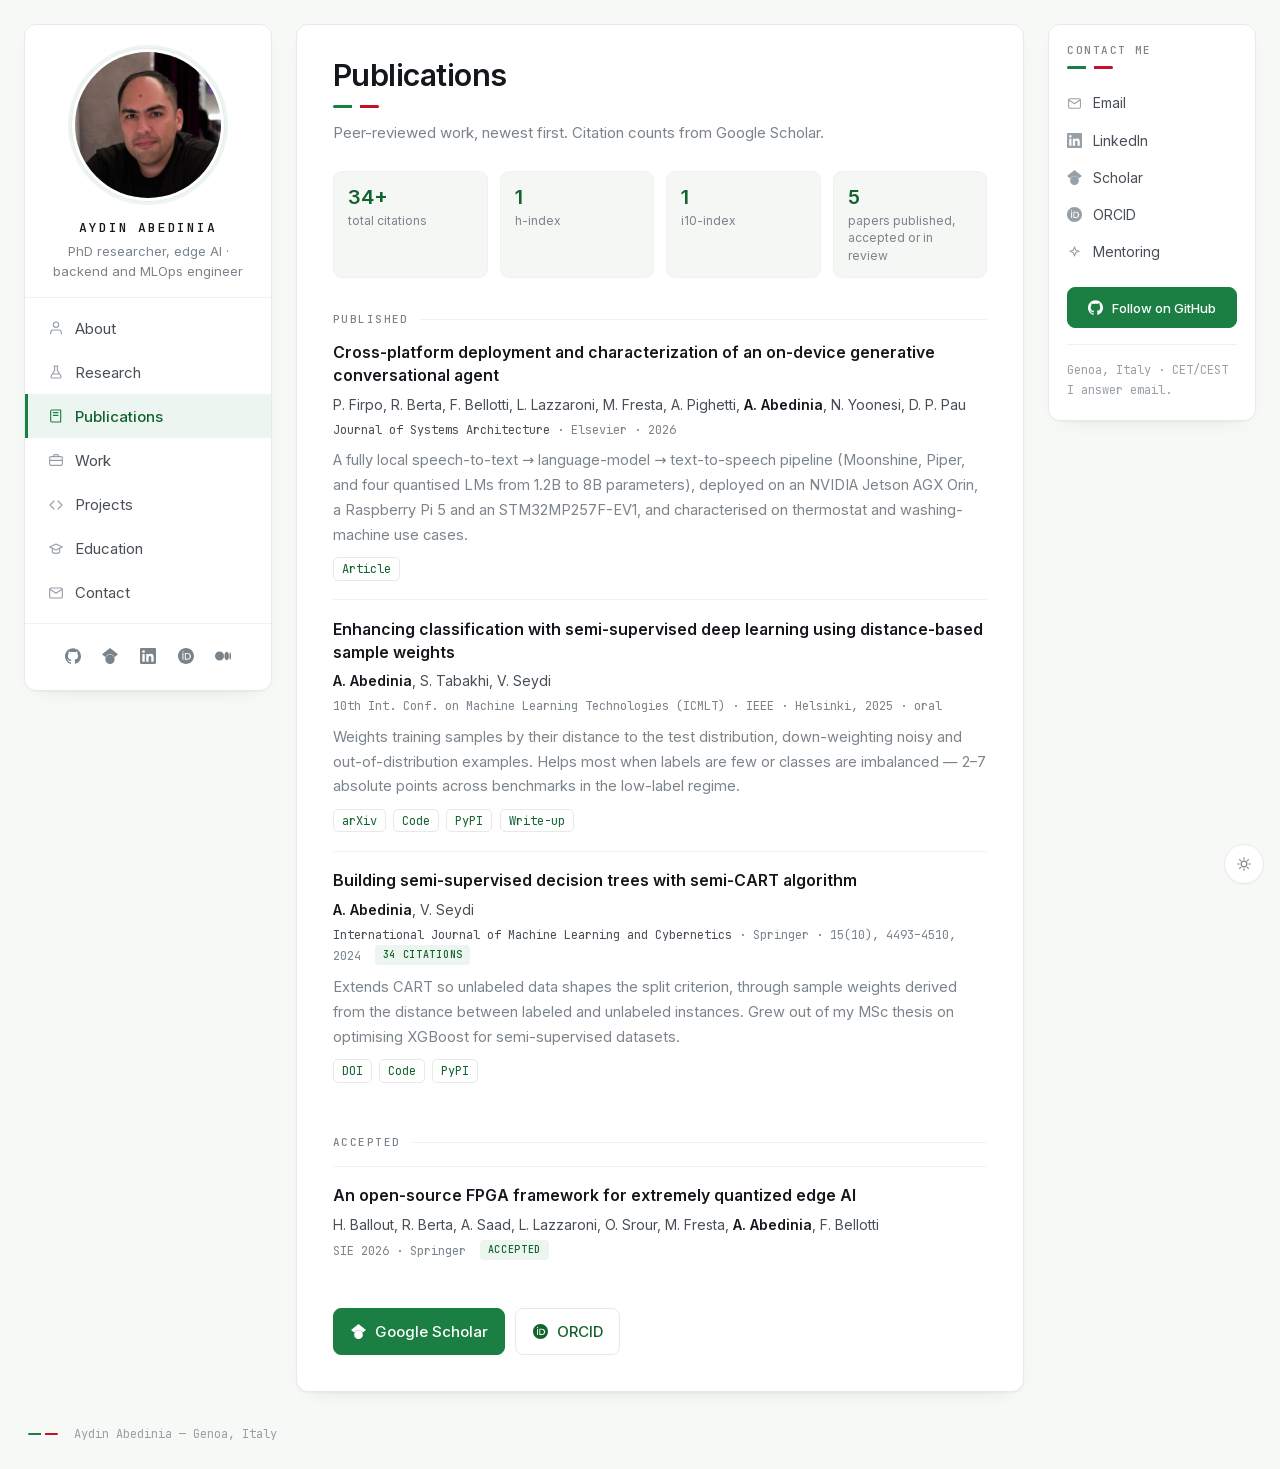
<file: publications.html>
<!DOCTYPE html>
<html lang="en">
<head>
<meta charset="utf-8">
<meta name="viewport" content="width=device-width, initial-scale=1">
<title>Publications — Aydin Abedinia</title>
<meta name="description" content="Peer-reviewed publications by Aydin Abedinia: Journal of Systems Architecture (Elsevier), IEEE ICMLT, Springer IJMLC, and work under review at IEEE JETCAS.">
<meta name="author" content="Aydin Abedinia">
<link rel="canonical" href="https://abedinia.github.io/publications.html">

<meta property="og:type" content="profile">
<meta property="og:site_name" content="Aydin Abedinia">
<meta property="og:title" content="Publications — Aydin Abedinia">
<meta property="og:description" content="Peer-reviewed publications by Aydin Abedinia: Journal of Systems Architecture (Elsevier), IEEE ICMLT, Springer IJMLC, and work under review at IEEE JETCAS.">
<meta property="og:url" content="https://abedinia.github.io/publications.html">
<meta property="og:image" content="https://abedinia.github.io/assets/og.png">
<meta property="og:image:width" content="1200">
<meta property="og:image:height" content="630">
<meta name="twitter:card" content="summary_large_image">

<link rel="icon" href="assets/favicon.svg" type="image/svg+xml">
<link rel="icon" href="assets/favicon-32.png" sizes="32x32" type="image/png">
<link rel="apple-touch-icon" href="assets/apple-touch-icon.png">
<meta name="theme-color" content="#ffffff">

<link rel="preload" href="assets/fonts/inter-400.woff2" as="font" type="font/woff2" crossorigin>
<link rel="preload" href="assets/fonts/inter-600.woff2" as="font" type="font/woff2" crossorigin>
<link rel="stylesheet" href="styles.css">
<script>(function(){try{var t=localStorage.getItem('theme');if(t)document.documentElement.setAttribute('data-theme',t);}catch(e){}})();</script>

<!-- Google Analytics (GA4). Gated on hostname, so forks and local copies of
     this repo never send data to my property. -->
<script>
(function () {
  var HOSTS = ['abedinia.github.io'];
  var ID = 'G-9020WB8L7L';
  if (HOSTS.indexOf(location.hostname) === -1) return;
  var s = document.createElement('script');
  s.async = true;
  s.src = 'https://www.googletagmanager.com/gtag/js?id=' + ID;
  document.head.appendChild(s);
  window.dataLayer = window.dataLayer || [];
  window.gtag = function () { dataLayer.push(arguments); };
  gtag('js', new Date());
  gtag('config', ID);
})();
</script>
</head>
<body>
<a class="skip" href="#main">Skip to content</a>

<div class="shell">
  <aside class="side">
   <div class="card">
    <div class="side__top">
      <figure class="avatar">
        <span class="avatar__mono" aria-hidden="true">AA</span>
        <img class="avatar__img" src="image/profile.jpg" alt="Aydin Abedinia"
             width="380" height="380" onerror="this.remove()">
      </figure>
      <div>
        <span class="side__name">Aydin Abedinia</span>
        <p class="side__role">PhD researcher, edge AI · backend and MLOps engineer</p>
        <p class="side__print">Genoa, Italy · abedinia@duck.com · abedinia.github.io</p>
      </div>
    </div>
    <nav class="nav" aria-label="Sections">
     <ul>
      <li><a href="index.html"><svg viewBox="0 0 24 24" fill="none" stroke="currentColor" stroke-width="1.7" stroke-linecap="round" stroke-linejoin="round" aria-hidden="true"><path d="M20 21v-2a4 4 0 0 0-4-4H8a4 4 0 0 0-4 4v2"/><circle cx="12" cy="7" r="4"/></svg><span>About</span></a></li>
      <li><a href="research.html"><svg viewBox="0 0 24 24" fill="none" stroke="currentColor" stroke-width="1.7" stroke-linecap="round" stroke-linejoin="round" aria-hidden="true"><path d="M9 3h6M10 3v6.5L4.6 18a2 2 0 0 0 1.7 3h11.4a2 2 0 0 0 1.7-3L14 9.5V3"/><path d="M7.2 15h9.6"/></svg><span>Research</span></a></li>
      <li><a href="publications.html" aria-current="page"><svg viewBox="0 0 24 24" fill="none" stroke="currentColor" stroke-width="1.7" stroke-linecap="round" stroke-linejoin="round" aria-hidden="true"><path d="M4 19.5V5a2 2 0 0 1 2-2h13v18H6.5A2.5 2.5 0 0 1 4 19.5z"/><path d="M8 7h7M8 11h7"/></svg><span>Publications</span></a></li>
      <li><a href="work.html"><svg viewBox="0 0 24 24" fill="none" stroke="currentColor" stroke-width="1.7" stroke-linecap="round" stroke-linejoin="round" aria-hidden="true"><rect x="2.5" y="7" width="19" height="13" rx="2"/><path d="M8.5 7V5.5A1.5 1.5 0 0 1 10 4h4a1.5 1.5 0 0 1 1.5 1.5V7"/><path d="M2.5 12.5h19"/></svg><span>Work</span></a></li>
      <li><a href="projects.html"><svg viewBox="0 0 24 24" fill="none" stroke="currentColor" stroke-width="1.7" stroke-linecap="round" stroke-linejoin="round" aria-hidden="true"><path d="M9 18l-6-6 6-6M15 6l6 6-6 6"/></svg><span>Projects</span></a></li>
      <li><a href="education.html"><svg viewBox="0 0 24 24" fill="none" stroke="currentColor" stroke-width="1.7" stroke-linecap="round" stroke-linejoin="round" aria-hidden="true"><path d="M2.5 9L12 4.5 21.5 9 12 13.5 2.5 9z"/><path d="M6.5 11v5c0 1.4 2.5 2.5 5.5 2.5s5.5-1.1 5.5-2.5v-5"/></svg><span>Education</span></a></li>
      <li><a href="contact.html"><svg viewBox="0 0 24 24" fill="none" stroke="currentColor" stroke-width="1.7" stroke-linecap="round" stroke-linejoin="round" aria-hidden="true"><rect x="2.5" y="4.5" width="19" height="15" rx="2"/><path d="M3 6.5l9 6 9-6"/></svg><span>Contact</span></a></li>
     </ul>
    </nav>
    <div class="side__foot">
      <ul class="social">
        <li><a href="https://github.com/abedinia" rel="me noopener" aria-label="GitHub"><svg viewBox="0 0 24 24" fill="currentColor" aria-hidden="true"><path d="M12 .297c-6.63 0-12 5.373-12 12 0 5.303 3.438 9.8 8.205 11.385.6.113.82-.258.82-.577 0-.285-.01-1.04-.015-2.04-3.338.724-4.042-1.61-4.042-1.61C4.422 18.07 3.633 17.7 3.633 17.7c-1.087-.744.084-.729.084-.729 1.205.084 1.838 1.236 1.838 1.236 1.07 1.835 2.809 1.305 3.495.998.108-.776.417-1.305.76-1.605-2.665-.3-5.466-1.332-5.466-5.93 0-1.31.465-2.38 1.235-3.22-.135-.303-.54-1.523.105-3.176 0 0 1.005-.322 3.3 1.23.96-.267 1.98-.399 3-.405 1.02.006 2.04.138 3 .405 2.28-1.552 3.285-1.23 3.285-1.23.645 1.653.24 2.873.12 3.176.765.84 1.23 1.91 1.23 3.22 0 4.61-2.805 5.625-5.475 5.92.42.36.81 1.096.81 2.22 0 1.606-.015 2.896-.015 3.286 0 .315.21.69.825.57C20.565 22.092 24 17.592 24 12.297c0-6.627-5.373-12-12-12"/></svg></a></li>
        <li><a href="https://scholar.google.com/citations?user=B1SRyKwAAAAJ&amp;hl=en" rel="me noopener" aria-label="Google Scholar"><svg viewBox="0 0 24 24" fill="currentColor" aria-hidden="true"><path d="M5.242 13.769L0 9.5 12 0l12 9.5-5.242 4.269C17.548 11.249 14.978 9.5 12 9.5c-2.977 0-5.548 1.748-6.758 4.269zM12 10a7 7 0 1 0 0 14 7 7 0 0 0 0-14z"/></svg></a></li>
        <li><a href="https://www.linkedin.com/in/aydin-abedinia-96b2276b/" rel="me noopener" aria-label="LinkedIn"><svg viewBox="0 0 24 24" fill="currentColor" aria-hidden="true"><path d="M20.447 20.452h-3.554v-5.569c0-1.328-.027-3.037-1.852-3.037-1.853 0-2.136 1.445-2.136 2.939v5.667H9.351V9h3.414v1.561h.046c.477-.9 1.637-1.85 3.37-1.85 3.601 0 4.267 2.37 4.267 5.455v6.286zM5.337 7.433a2.062 2.062 0 0 1-2.063-2.065 2.064 2.064 0 1 1 2.063 2.065zm1.782 13.019H3.555V9h3.564v11.452zM22.225 0H1.771C.792 0 0 .774 0 1.729v20.542C0 23.227.792 24 1.771 24h20.451C23.2 24 24 23.227 24 22.271V1.729C24 .774 23.2 0 22.222 0z"/></svg></a></li>
        <li><a href="https://orcid.org/0000-0001-9739-7021" rel="me noopener" aria-label="ORCID"><svg viewBox="0 0 24 24" fill="currentColor" aria-hidden="true"><path d="M12 0C5.372 0 0 5.372 0 12s5.372 12 12 12 12-5.372 12-12S18.628 0 12 0zM7.369 4.378c.525 0 .947.431.947.947 0 .525-.422.947-.947.947-.525 0-.946-.422-.946-.947 0-.516.421-.947.946-.947zm-.722 3.038h1.444v10.041H6.647V7.416zm3.562 0h3.9c3.712 0 5.344 2.653 5.344 5.025 0 2.578-2.016 5.025-5.325 5.025h-3.919V7.416zm1.444 1.303v7.444h2.297c2.359 0 3.588-1.444 3.588-3.722 0-2.016-1.088-3.722-3.722-3.722h-2.163z"/></svg></a></li>
        <li><a href="https://medium.com/@abedinia.aydin" rel="me noopener" aria-label="Medium"><svg viewBox="0 0 24 24" fill="currentColor" aria-hidden="true"><path d="M13.54 12a6.8 6.8 0 0 1-6.77 6.82A6.8 6.8 0 0 1 0 12a6.8 6.8 0 0 1 6.77-6.82A6.8 6.8 0 0 1 13.54 12zM20.96 12c0 3.54-1.51 6.42-3.38 6.42-1.87 0-3.39-2.88-3.39-6.42s1.52-6.42 3.39-6.42 3.38 2.88 3.38 6.42M24 12c0 3.17-.53 5.75-1.19 5.75-.66 0-1.19-2.58-1.19-5.75s.53-5.75 1.19-5.75C23.47 6.25 24 8.83 24 12z"/></svg></a></li>
      </ul>
    </div>
   </div>
  </aside>

  <main id="main">
    <section class="panel">
      <div class="panel__head">
        <h1>Publications</h1>
        <div class="flagline" aria-hidden="true"></div>
        <p>Peer-reviewed work, newest first. Citation counts from Google Scholar.</p>
      </div>

      <div class="stats">
        <div class="stat"><b>34+</b><span>total citations</span></div>
        <div class="stat"><b>1</b><span>h-index</span></div>
        <div class="stat"><b>1</b><span>i10-index</span></div>
        <div class="stat"><b>5</b><span>papers published, accepted or in review</span></div>
      </div>

      <div class="eyebrow">Published</div>

      <article class="pub">
        <h3><a href="https://www.sciencedirect.com/science/article/pii/S1383762126002997" rel="noopener">Cross-platform deployment and characterization of an on-device generative conversational agent</a></h3>
        <p class="pub__authors">P. Firpo, R. Berta, F. Bellotti, L. Lazzaroni, M. Fresta, A. Pighetti, <b>A. Abedinia</b>, N. Yoonesi, D. P. Pau</p>
        <p class="pub__meta"><em>Journal of Systems Architecture</em> · Elsevier · 2026</p>
        <p class="pub__note">A fully local speech-to-text → language-model → text-to-speech pipeline (Moonshine, Piper, and four quantised LMs from 1.2B to 8B parameters), deployed on an NVIDIA Jetson AGX Orin, a Raspberry Pi 5 and an STM32MP257F-EV1, and characterised on thermostat and washing-machine use cases.</p>
        <p class="pub__links"><a href="https://www.sciencedirect.com/science/article/pii/S1383762126002997" rel="noopener">Article</a></p>
      </article>

      <article class="pub">
        <h3><a href="https://arxiv.org/abs/2505.14345" rel="noopener">Enhancing classification with semi-supervised deep learning using distance-based sample weights</a></h3>
        <p class="pub__authors"><b>A. Abedinia</b>, S. Tabakhi, V. Seydi</p>
        <p class="pub__meta">10th Int. Conf. on Machine Learning Technologies (ICMLT) · IEEE · Helsinki, 2025 · oral</p>
        <p class="pub__note">Weights training samples by their distance to the test distribution, down-weighting noisy and out-of-distribution examples. Helps most when labels are few or classes are imbalanced — 2–7 absolute points across benchmarks in the low-label regime.</p>
        <p class="pub__links"><a href="https://arxiv.org/abs/2505.14345" rel="noopener">arXiv</a> <a href="https://github.com/WeightedAI/semideep" rel="noopener">Code</a> <a href="https://pypi.org/project/semideep/" rel="noopener">PyPI</a> <a href="https://medium.com/@abedinia.aydin/making-ai-smarter-with-less-the-magic-of-distance-based-sample-weights-in-deep-learning-44b3662e31a7" rel="noopener">Write-up</a></p>
      </article>

      <article class="pub">
        <h3><a href="https://doi.org/10.1007/s13042-024-02161-z" rel="noopener">Building semi-supervised decision trees with semi-CART algorithm</a></h3>
        <p class="pub__authors"><b>A. Abedinia</b>, V. Seydi</p>
        <p class="pub__meta"><em>International Journal of Machine Learning and Cybernetics</em> · Springer · 15(10), 4493–4510, 2024 <span class="badge">34 citations</span></p>
        <p class="pub__note">Extends CART so unlabeled data shapes the split criterion, through sample weights derived from the distance between labeled and unlabeled instances. Grew out of my MSc thesis on optimising XGBoost for semi-supervised datasets.</p>
        <p class="pub__links"><a href="https://doi.org/10.1007/s13042-024-02161-z" rel="noopener">DOI</a> <a href="https://github.com/WeightedAI/semicart" rel="noopener">Code</a> <a href="https://pypi.org/project/semicart/" rel="noopener">PyPI</a></p>
      </article>

      <div class="eyebrow">Accepted</div>

      <article class="pub">
        <h3>An open-source FPGA framework for extremely quantized edge AI</h3>
        <p class="pub__authors">H. Ballout, R. Berta, A. Saad, L. Lazzaroni, O. Srour, M. Fresta, <b>A. Abedinia</b>, F. Bellotti</p>
        <p class="pub__meta">SIE 2026 · Springer <span class="badge">Accepted</span></p>
      </article>

      <div class="buts">
        <a class="but" href="https://scholar.google.com/citations?user=B1SRyKwAAAAJ&amp;hl=en" rel="noopener"><svg viewBox="0 0 24 24" fill="currentColor" aria-hidden="true"><path d="M5.242 13.769L0 9.5 12 0l12 9.5-5.242 4.269C17.548 11.249 14.978 9.5 12 9.5c-2.977 0-5.548 1.748-6.758 4.269zM12 10a7 7 0 1 0 0 14 7 7 0 0 0 0-14z"/></svg><span>Google Scholar</span></a>
        <a class="but but--ghost" href="https://orcid.org/0000-0001-9739-7021" rel="noopener"><svg viewBox="0 0 24 24" fill="currentColor" aria-hidden="true"><path d="M12 0C5.372 0 0 5.372 0 12s5.372 12 12 12 12-5.372 12-12S18.628 0 12 0zM7.369 4.378c.525 0 .947.431.947.947 0 .525-.422.947-.947.947-.525 0-.946-.422-.946-.947 0-.516.421-.947.946-.947zm-.722 3.038h1.444v10.041H6.647V7.416zm3.562 0h3.9c3.712 0 5.344 2.653 5.344 5.025 0 2.578-2.016 5.025-5.325 5.025h-3.919V7.416zm1.444 1.303v7.444h2.297c2.359 0 3.588-1.444 3.588-3.722 0-2.016-1.088-3.722-3.722-3.722h-2.163z"/></svg><span>ORCID</span></a>
      </div>
    </section>
  </main>

  <aside class="rail">
   <div class="card rail__in">
    <div class="rail__head">
      <h2>Contact me</h2>
      <div class="flagline"></div>
    </div>
    <ul class="contacts">
      <li><a href="mailto:abedinia@duck.com"><svg viewBox="0 0 24 24" fill="none" stroke="currentColor" stroke-width="1.7" stroke-linecap="round" stroke-linejoin="round" aria-hidden="true"><rect x="2.5" y="4.5" width="19" height="15" rx="2"/><path d="M3 6.5l9 6 9-6"/></svg><span>Email</span></a></li>
      <li><a href="https://www.linkedin.com/in/aydin-abedinia-96b2276b/" rel="me noopener"><svg viewBox="0 0 24 24" fill="currentColor" aria-hidden="true"><path d="M20.447 20.452h-3.554v-5.569c0-1.328-.027-3.037-1.852-3.037-1.853 0-2.136 1.445-2.136 2.939v5.667H9.351V9h3.414v1.561h.046c.477-.9 1.637-1.85 3.37-1.85 3.601 0 4.267 2.37 4.267 5.455v6.286zM5.337 7.433a2.062 2.062 0 0 1-2.063-2.065 2.064 2.064 0 1 1 2.063 2.065zm1.782 13.019H3.555V9h3.564v11.452zM22.225 0H1.771C.792 0 0 .774 0 1.729v20.542C0 23.227.792 24 1.771 24h20.451C23.2 24 24 23.227 24 22.271V1.729C24 .774 23.2 0 22.222 0z"/></svg><span>LinkedIn</span></a></li>
      <li><a href="https://scholar.google.com/citations?user=B1SRyKwAAAAJ&amp;hl=en" rel="me noopener"><svg viewBox="0 0 24 24" fill="currentColor" aria-hidden="true"><path d="M5.242 13.769L0 9.5 12 0l12 9.5-5.242 4.269C17.548 11.249 14.978 9.5 12 9.5c-2.977 0-5.548 1.748-6.758 4.269zM12 10a7 7 0 1 0 0 14 7 7 0 0 0 0-14z"/></svg><span>Scholar</span></a></li>
      <li><a href="https://orcid.org/0000-0001-9739-7021" rel="me noopener"><svg viewBox="0 0 24 24" fill="currentColor" aria-hidden="true"><path d="M12 0C5.372 0 0 5.372 0 12s5.372 12 12 12 12-5.372 12-12S18.628 0 12 0zM7.369 4.378c.525 0 .947.431.947.947 0 .525-.422.947-.947.947-.525 0-.946-.422-.946-.947 0-.516.421-.947.946-.947zm-.722 3.038h1.444v10.041H6.647V7.416zm3.562 0h3.9c3.712 0 5.344 2.653 5.344 5.025 0 2.578-2.016 5.025-5.325 5.025h-3.919V7.416zm1.444 1.303v7.444h2.297c2.359 0 3.588-1.444 3.588-3.722 0-2.016-1.088-3.722-3.722-3.722h-2.163z"/></svg><span>ORCID</span></a></li>
      <li><a href="https://adplist.org/mentors/aydin-abedinia-mrt06exd" rel="noopener"><svg viewBox="0 0 24 24" fill="none" stroke="currentColor" stroke-width="1.7" stroke-linecap="round" stroke-linejoin="round" aria-hidden="true"><path d="M12 3l2.1 5.4L19.5 10l-5.4 2.1L12 17.5 9.9 12.1 4.5 10l5.4-1.6L12 3z"/></svg><span>Mentoring</span></a></li>
    </ul>
    <a class="but" href="https://github.com/abedinia" rel="noopener"><svg viewBox="0 0 24 24" fill="currentColor" aria-hidden="true"><path d="M12 .297c-6.63 0-12 5.373-12 12 0 5.303 3.438 9.8 8.205 11.385.6.113.82-.258.82-.577 0-.285-.01-1.04-.015-2.04-3.338.724-4.042-1.61-4.042-1.61C4.422 18.07 3.633 17.7 3.633 17.7c-1.087-.744.084-.729.084-.729 1.205.084 1.838 1.236 1.838 1.236 1.07 1.835 2.809 1.305 3.495.998.108-.776.417-1.305.76-1.605-2.665-.3-5.466-1.332-5.466-5.93 0-1.31.465-2.38 1.235-3.22-.135-.303-.54-1.523.105-3.176 0 0 1.005-.322 3.3 1.23.96-.267 1.98-.399 3-.405 1.02.006 2.04.138 3 .405 2.28-1.552 3.285-1.23 3.285-1.23.645 1.653.24 2.873.12 3.176.765.84 1.23 1.91 1.23 3.22 0 4.61-2.805 5.625-5.475 5.92.42.36.81 1.096.81 2.22 0 1.606-.015 2.896-.015 3.286 0 .315.21.69.825.57C20.565 22.092 24 17.592 24 12.297c0-6.627-5.373-12-12-12"/></svg><span>Follow on GitHub</span></a>
    <p class="rail__note">Genoa, Italy · CET/CEST<br>I answer email.</p>
   </div>
  </aside>

  <footer>
    <div class="flagline" aria-hidden="true"></div>
    <p>Aydin Abedinia — Genoa, Italy</p>
  </footer>
</div>

<button id="theme" class="toggle" type="button" aria-label="Switch between light and dark">
  <svg class="i-sun" viewBox="0 0 24 24" fill="none" stroke="currentColor" stroke-width="1.7" stroke-linecap="round" stroke-linejoin="round" aria-hidden="true"><circle cx="12" cy="12" r="4.3"/><path d="M12 2.6v2.2M12 19.2v2.2M2.6 12h2.2M19.2 12h2.2M5.4 5.4l1.6 1.6M17 17l1.6 1.6M18.6 5.4L17 7M7 17l-1.6 1.6"/></svg>
  <svg class="i-moon" viewBox="0 0 24 24" fill="none" stroke="currentColor" stroke-width="1.7" stroke-linecap="round" stroke-linejoin="round" aria-hidden="true"><path d="M20 14.5A8.5 8.5 0 0 1 9.5 4a8.5 8.5 0 1 0 10.5 10.5z"/></svg>
</button>

<script src="site.js"></script>
</body>
</html>
</file>
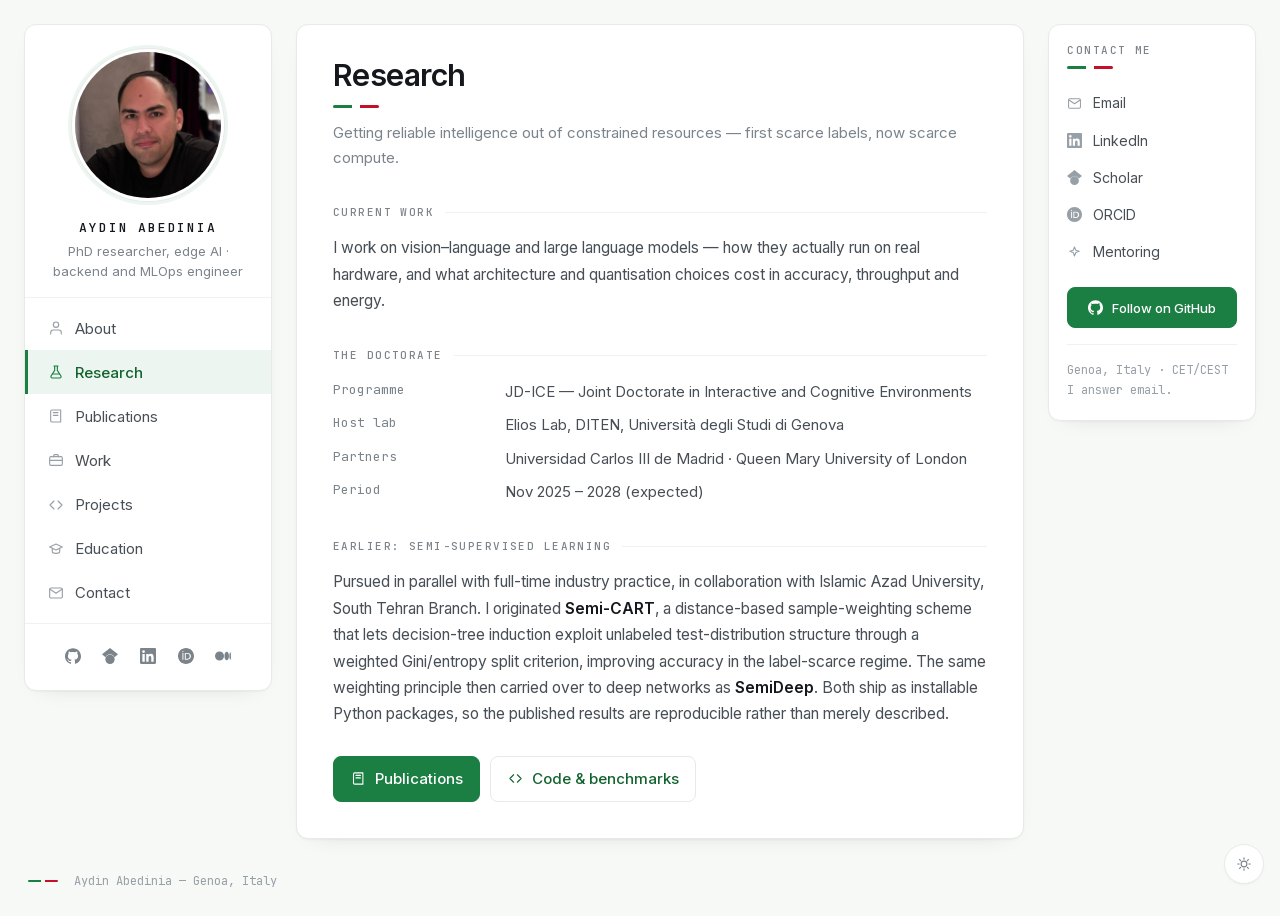
<file: research.html>
<!DOCTYPE html>
<html lang="en">
<head>
<meta charset="utf-8">
<meta name="viewport" content="width=device-width, initial-scale=1">
<title>Research — Aydin Abedinia</title>
<meta name="description" content="Hardware-aware inference for vision-language models and vision transformers; quantisation trade-offs; real-time driving-scenario understanding at the edge; semi-supervised learning.">
<meta name="author" content="Aydin Abedinia">
<link rel="canonical" href="https://abedinia.github.io/research.html">

<meta property="og:type" content="profile">
<meta property="og:site_name" content="Aydin Abedinia">
<meta property="og:title" content="Research — Aydin Abedinia">
<meta property="og:description" content="Hardware-aware inference for vision-language models and vision transformers; quantisation trade-offs; real-time driving-scenario understanding at the edge; semi-supervised learning.">
<meta property="og:url" content="https://abedinia.github.io/research.html">
<meta property="og:image" content="https://abedinia.github.io/assets/og.png">
<meta property="og:image:width" content="1200">
<meta property="og:image:height" content="630">
<meta name="twitter:card" content="summary_large_image">

<link rel="icon" href="assets/favicon.svg" type="image/svg+xml">
<link rel="icon" href="assets/favicon-32.png" sizes="32x32" type="image/png">
<link rel="apple-touch-icon" href="assets/apple-touch-icon.png">
<meta name="theme-color" content="#ffffff">

<link rel="preload" href="assets/fonts/inter-400.woff2" as="font" type="font/woff2" crossorigin>
<link rel="preload" href="assets/fonts/inter-600.woff2" as="font" type="font/woff2" crossorigin>
<link rel="stylesheet" href="styles.css">
<script>(function(){try{var t=localStorage.getItem('theme');if(t)document.documentElement.setAttribute('data-theme',t);}catch(e){}})();</script>

<!-- Google Analytics (GA4). Gated on hostname, so forks and local copies of
     this repo never send data to my property. -->
<script>
(function () {
  var HOSTS = ['abedinia.github.io'];
  var ID = 'G-9020WB8L7L';
  if (HOSTS.indexOf(location.hostname) === -1) return;
  var s = document.createElement('script');
  s.async = true;
  s.src = 'https://www.googletagmanager.com/gtag/js?id=' + ID;
  document.head.appendChild(s);
  window.dataLayer = window.dataLayer || [];
  window.gtag = function () { dataLayer.push(arguments); };
  gtag('js', new Date());
  gtag('config', ID);
})();
</script>
</head>
<body>
<a class="skip" href="#main">Skip to content</a>

<div class="shell">
  <aside class="side">
   <div class="card">
    <div class="side__top">
      <figure class="avatar">
        <span class="avatar__mono" aria-hidden="true">AA</span>
        <img class="avatar__img" src="image/profile.jpg" alt="Aydin Abedinia"
             width="380" height="380" onerror="this.remove()">
      </figure>
      <div>
        <span class="side__name">Aydin Abedinia</span>
        <p class="side__role">PhD researcher, edge AI · backend and MLOps engineer</p>
        <p class="side__print">Genoa, Italy · abedinia@duck.com · abedinia.github.io</p>
      </div>
    </div>
    <nav class="nav" aria-label="Sections">
     <ul>
      <li><a href="index.html"><svg viewBox="0 0 24 24" fill="none" stroke="currentColor" stroke-width="1.7" stroke-linecap="round" stroke-linejoin="round" aria-hidden="true"><path d="M20 21v-2a4 4 0 0 0-4-4H8a4 4 0 0 0-4 4v2"/><circle cx="12" cy="7" r="4"/></svg><span>About</span></a></li>
      <li><a href="research.html" aria-current="page"><svg viewBox="0 0 24 24" fill="none" stroke="currentColor" stroke-width="1.7" stroke-linecap="round" stroke-linejoin="round" aria-hidden="true"><path d="M9 3h6M10 3v6.5L4.6 18a2 2 0 0 0 1.7 3h11.4a2 2 0 0 0 1.7-3L14 9.5V3"/><path d="M7.2 15h9.6"/></svg><span>Research</span></a></li>
      <li><a href="publications.html"><svg viewBox="0 0 24 24" fill="none" stroke="currentColor" stroke-width="1.7" stroke-linecap="round" stroke-linejoin="round" aria-hidden="true"><path d="M4 19.5V5a2 2 0 0 1 2-2h13v18H6.5A2.5 2.5 0 0 1 4 19.5z"/><path d="M8 7h7M8 11h7"/></svg><span>Publications</span></a></li>
      <li><a href="work.html"><svg viewBox="0 0 24 24" fill="none" stroke="currentColor" stroke-width="1.7" stroke-linecap="round" stroke-linejoin="round" aria-hidden="true"><rect x="2.5" y="7" width="19" height="13" rx="2"/><path d="M8.5 7V5.5A1.5 1.5 0 0 1 10 4h4a1.5 1.5 0 0 1 1.5 1.5V7"/><path d="M2.5 12.5h19"/></svg><span>Work</span></a></li>
      <li><a href="projects.html"><svg viewBox="0 0 24 24" fill="none" stroke="currentColor" stroke-width="1.7" stroke-linecap="round" stroke-linejoin="round" aria-hidden="true"><path d="M9 18l-6-6 6-6M15 6l6 6-6 6"/></svg><span>Projects</span></a></li>
      <li><a href="education.html"><svg viewBox="0 0 24 24" fill="none" stroke="currentColor" stroke-width="1.7" stroke-linecap="round" stroke-linejoin="round" aria-hidden="true"><path d="M2.5 9L12 4.5 21.5 9 12 13.5 2.5 9z"/><path d="M6.5 11v5c0 1.4 2.5 2.5 5.5 2.5s5.5-1.1 5.5-2.5v-5"/></svg><span>Education</span></a></li>
      <li><a href="contact.html"><svg viewBox="0 0 24 24" fill="none" stroke="currentColor" stroke-width="1.7" stroke-linecap="round" stroke-linejoin="round" aria-hidden="true"><rect x="2.5" y="4.5" width="19" height="15" rx="2"/><path d="M3 6.5l9 6 9-6"/></svg><span>Contact</span></a></li>
     </ul>
    </nav>
    <div class="side__foot">
      <ul class="social">
        <li><a href="https://github.com/abedinia" rel="me noopener" aria-label="GitHub"><svg viewBox="0 0 24 24" fill="currentColor" aria-hidden="true"><path d="M12 .297c-6.63 0-12 5.373-12 12 0 5.303 3.438 9.8 8.205 11.385.6.113.82-.258.82-.577 0-.285-.01-1.04-.015-2.04-3.338.724-4.042-1.61-4.042-1.61C4.422 18.07 3.633 17.7 3.633 17.7c-1.087-.744.084-.729.084-.729 1.205.084 1.838 1.236 1.838 1.236 1.07 1.835 2.809 1.305 3.495.998.108-.776.417-1.305.76-1.605-2.665-.3-5.466-1.332-5.466-5.93 0-1.31.465-2.38 1.235-3.22-.135-.303-.54-1.523.105-3.176 0 0 1.005-.322 3.3 1.23.96-.267 1.98-.399 3-.405 1.02.006 2.04.138 3 .405 2.28-1.552 3.285-1.23 3.285-1.23.645 1.653.24 2.873.12 3.176.765.84 1.23 1.91 1.23 3.22 0 4.61-2.805 5.625-5.475 5.92.42.36.81 1.096.81 2.22 0 1.606-.015 2.896-.015 3.286 0 .315.21.69.825.57C20.565 22.092 24 17.592 24 12.297c0-6.627-5.373-12-12-12"/></svg></a></li>
        <li><a href="https://scholar.google.com/citations?user=B1SRyKwAAAAJ&amp;hl=en" rel="me noopener" aria-label="Google Scholar"><svg viewBox="0 0 24 24" fill="currentColor" aria-hidden="true"><path d="M5.242 13.769L0 9.5 12 0l12 9.5-5.242 4.269C17.548 11.249 14.978 9.5 12 9.5c-2.977 0-5.548 1.748-6.758 4.269zM12 10a7 7 0 1 0 0 14 7 7 0 0 0 0-14z"/></svg></a></li>
        <li><a href="https://www.linkedin.com/in/aydin-abedinia-96b2276b/" rel="me noopener" aria-label="LinkedIn"><svg viewBox="0 0 24 24" fill="currentColor" aria-hidden="true"><path d="M20.447 20.452h-3.554v-5.569c0-1.328-.027-3.037-1.852-3.037-1.853 0-2.136 1.445-2.136 2.939v5.667H9.351V9h3.414v1.561h.046c.477-.9 1.637-1.85 3.37-1.85 3.601 0 4.267 2.37 4.267 5.455v6.286zM5.337 7.433a2.062 2.062 0 0 1-2.063-2.065 2.064 2.064 0 1 1 2.063 2.065zm1.782 13.019H3.555V9h3.564v11.452zM22.225 0H1.771C.792 0 0 .774 0 1.729v20.542C0 23.227.792 24 1.771 24h20.451C23.2 24 24 23.227 24 22.271V1.729C24 .774 23.2 0 22.222 0z"/></svg></a></li>
        <li><a href="https://orcid.org/0000-0001-9739-7021" rel="me noopener" aria-label="ORCID"><svg viewBox="0 0 24 24" fill="currentColor" aria-hidden="true"><path d="M12 0C5.372 0 0 5.372 0 12s5.372 12 12 12 12-5.372 12-12S18.628 0 12 0zM7.369 4.378c.525 0 .947.431.947.947 0 .525-.422.947-.947.947-.525 0-.946-.422-.946-.947 0-.516.421-.947.946-.947zm-.722 3.038h1.444v10.041H6.647V7.416zm3.562 0h3.9c3.712 0 5.344 2.653 5.344 5.025 0 2.578-2.016 5.025-5.325 5.025h-3.919V7.416zm1.444 1.303v7.444h2.297c2.359 0 3.588-1.444 3.588-3.722 0-2.016-1.088-3.722-3.722-3.722h-2.163z"/></svg></a></li>
        <li><a href="https://medium.com/@abedinia.aydin" rel="me noopener" aria-label="Medium"><svg viewBox="0 0 24 24" fill="currentColor" aria-hidden="true"><path d="M13.54 12a6.8 6.8 0 0 1-6.77 6.82A6.8 6.8 0 0 1 0 12a6.8 6.8 0 0 1 6.77-6.82A6.8 6.8 0 0 1 13.54 12zM20.96 12c0 3.54-1.51 6.42-3.38 6.42-1.87 0-3.39-2.88-3.39-6.42s1.52-6.42 3.39-6.42 3.38 2.88 3.38 6.42M24 12c0 3.17-.53 5.75-1.19 5.75-.66 0-1.19-2.58-1.19-5.75s.53-5.75 1.19-5.75C23.47 6.25 24 8.83 24 12z"/></svg></a></li>
      </ul>
    </div>
   </div>
  </aside>

  <main id="main">
    <section class="panel">
      <div class="panel__head">
        <h1>Research</h1>
        <div class="flagline" aria-hidden="true"></div>
        <p>Getting reliable intelligence out of constrained resources — first scarce labels, now scarce compute.</p>
      </div>

      <div class="eyebrow">Current work</div>
      <p>
        I work on vision–language and large language models — how they actually run on real
        hardware, and what architecture and quantisation choices cost in accuracy, throughput
        and energy.
      </p>

      <div class="eyebrow">The doctorate</div>
      <dl class="facts">
        <dt>Programme</dt><dd>JD-ICE — Joint Doctorate in Interactive and Cognitive Environments</dd>
        <dt>Host lab</dt><dd>Elios Lab, DITEN, Università degli Studi di Genova</dd>
        <dt>Partners</dt><dd>Universidad Carlos III de Madrid · Queen Mary University of London</dd>
        <dt>Period</dt><dd>Nov 2025 – 2028 (expected)</dd>
      </dl>

      <div class="eyebrow">Earlier: semi-supervised learning</div>
      <p>
        Pursued in parallel with full-time industry practice, in collaboration with Islamic Azad
        University, South Tehran Branch. I originated <strong>Semi-CART</strong>, a distance-based
        sample-weighting scheme that lets decision-tree induction exploit unlabeled
        test-distribution structure through a weighted Gini/entropy split criterion, improving
        accuracy in the label-scarce regime. The same weighting principle then carried over to
        deep networks as <strong>SemiDeep</strong>. Both ship as installable Python packages, so
        the published results are reproducible rather than merely described.
      </p>

      <div class="buts">
        <a class="but" href="publications.html"><svg viewBox="0 0 24 24" fill="none" stroke="currentColor" stroke-width="1.7" stroke-linecap="round" stroke-linejoin="round" aria-hidden="true"><path d="M4 19.5V5a2 2 0 0 1 2-2h13v18H6.5A2.5 2.5 0 0 1 4 19.5z"/><path d="M8 7h7M8 11h7"/></svg><span>Publications</span></a>
        <a class="but but--ghost" href="projects.html"><svg viewBox="0 0 24 24" fill="none" stroke="currentColor" stroke-width="1.7" stroke-linecap="round" stroke-linejoin="round" aria-hidden="true"><path d="M9 18l-6-6 6-6M15 6l6 6-6 6"/></svg><span>Code &amp; benchmarks</span></a>
      </div>
    </section>
  </main>

  <aside class="rail">
   <div class="card rail__in">
    <div class="rail__head">
      <h2>Contact me</h2>
      <div class="flagline"></div>
    </div>
    <ul class="contacts">
      <li><a href="mailto:abedinia@duck.com"><svg viewBox="0 0 24 24" fill="none" stroke="currentColor" stroke-width="1.7" stroke-linecap="round" stroke-linejoin="round" aria-hidden="true"><rect x="2.5" y="4.5" width="19" height="15" rx="2"/><path d="M3 6.5l9 6 9-6"/></svg><span>Email</span></a></li>
      <li><a href="https://www.linkedin.com/in/aydin-abedinia-96b2276b/" rel="me noopener"><svg viewBox="0 0 24 24" fill="currentColor" aria-hidden="true"><path d="M20.447 20.452h-3.554v-5.569c0-1.328-.027-3.037-1.852-3.037-1.853 0-2.136 1.445-2.136 2.939v5.667H9.351V9h3.414v1.561h.046c.477-.9 1.637-1.85 3.37-1.85 3.601 0 4.267 2.37 4.267 5.455v6.286zM5.337 7.433a2.062 2.062 0 0 1-2.063-2.065 2.064 2.064 0 1 1 2.063 2.065zm1.782 13.019H3.555V9h3.564v11.452zM22.225 0H1.771C.792 0 0 .774 0 1.729v20.542C0 23.227.792 24 1.771 24h20.451C23.2 24 24 23.227 24 22.271V1.729C24 .774 23.2 0 22.222 0z"/></svg><span>LinkedIn</span></a></li>
      <li><a href="https://scholar.google.com/citations?user=B1SRyKwAAAAJ&amp;hl=en" rel="me noopener"><svg viewBox="0 0 24 24" fill="currentColor" aria-hidden="true"><path d="M5.242 13.769L0 9.5 12 0l12 9.5-5.242 4.269C17.548 11.249 14.978 9.5 12 9.5c-2.977 0-5.548 1.748-6.758 4.269zM12 10a7 7 0 1 0 0 14 7 7 0 0 0 0-14z"/></svg><span>Scholar</span></a></li>
      <li><a href="https://orcid.org/0000-0001-9739-7021" rel="me noopener"><svg viewBox="0 0 24 24" fill="currentColor" aria-hidden="true"><path d="M12 0C5.372 0 0 5.372 0 12s5.372 12 12 12 12-5.372 12-12S18.628 0 12 0zM7.369 4.378c.525 0 .947.431.947.947 0 .525-.422.947-.947.947-.525 0-.946-.422-.946-.947 0-.516.421-.947.946-.947zm-.722 3.038h1.444v10.041H6.647V7.416zm3.562 0h3.9c3.712 0 5.344 2.653 5.344 5.025 0 2.578-2.016 5.025-5.325 5.025h-3.919V7.416zm1.444 1.303v7.444h2.297c2.359 0 3.588-1.444 3.588-3.722 0-2.016-1.088-3.722-3.722-3.722h-2.163z"/></svg><span>ORCID</span></a></li>
      <li><a href="https://adplist.org/mentors/aydin-abedinia-mrt06exd" rel="noopener"><svg viewBox="0 0 24 24" fill="none" stroke="currentColor" stroke-width="1.7" stroke-linecap="round" stroke-linejoin="round" aria-hidden="true"><path d="M12 3l2.1 5.4L19.5 10l-5.4 2.1L12 17.5 9.9 12.1 4.5 10l5.4-1.6L12 3z"/></svg><span>Mentoring</span></a></li>
    </ul>
    <a class="but" href="https://github.com/abedinia" rel="noopener"><svg viewBox="0 0 24 24" fill="currentColor" aria-hidden="true"><path d="M12 .297c-6.63 0-12 5.373-12 12 0 5.303 3.438 9.8 8.205 11.385.6.113.82-.258.82-.577 0-.285-.01-1.04-.015-2.04-3.338.724-4.042-1.61-4.042-1.61C4.422 18.07 3.633 17.7 3.633 17.7c-1.087-.744.084-.729.084-.729 1.205.084 1.838 1.236 1.838 1.236 1.07 1.835 2.809 1.305 3.495.998.108-.776.417-1.305.76-1.605-2.665-.3-5.466-1.332-5.466-5.93 0-1.31.465-2.38 1.235-3.22-.135-.303-.54-1.523.105-3.176 0 0 1.005-.322 3.3 1.23.96-.267 1.98-.399 3-.405 1.02.006 2.04.138 3 .405 2.28-1.552 3.285-1.23 3.285-1.23.645 1.653.24 2.873.12 3.176.765.84 1.23 1.91 1.23 3.22 0 4.61-2.805 5.625-5.475 5.92.42.36.81 1.096.81 2.22 0 1.606-.015 2.896-.015 3.286 0 .315.21.69.825.57C20.565 22.092 24 17.592 24 12.297c0-6.627-5.373-12-12-12"/></svg><span>Follow on GitHub</span></a>
    <p class="rail__note">Genoa, Italy · CET/CEST<br>I answer email.</p>
   </div>
  </aside>

  <footer>
    <div class="flagline" aria-hidden="true"></div>
    <p>Aydin Abedinia — Genoa, Italy</p>
  </footer>
</div>

<button id="theme" class="toggle" type="button" aria-label="Switch between light and dark">
  <svg class="i-sun" viewBox="0 0 24 24" fill="none" stroke="currentColor" stroke-width="1.7" stroke-linecap="round" stroke-linejoin="round" aria-hidden="true"><circle cx="12" cy="12" r="4.3"/><path d="M12 2.6v2.2M12 19.2v2.2M2.6 12h2.2M19.2 12h2.2M5.4 5.4l1.6 1.6M17 17l1.6 1.6M18.6 5.4L17 7M7 17l-1.6 1.6"/></svg>
  <svg class="i-moon" viewBox="0 0 24 24" fill="none" stroke="currentColor" stroke-width="1.7" stroke-linecap="round" stroke-linejoin="round" aria-hidden="true"><path d="M20 14.5A8.5 8.5 0 0 1 9.5 4a8.5 8.5 0 1 0 10.5 10.5z"/></svg>
</button>

<script src="site.js"></script>
</body>
</html>
</file>
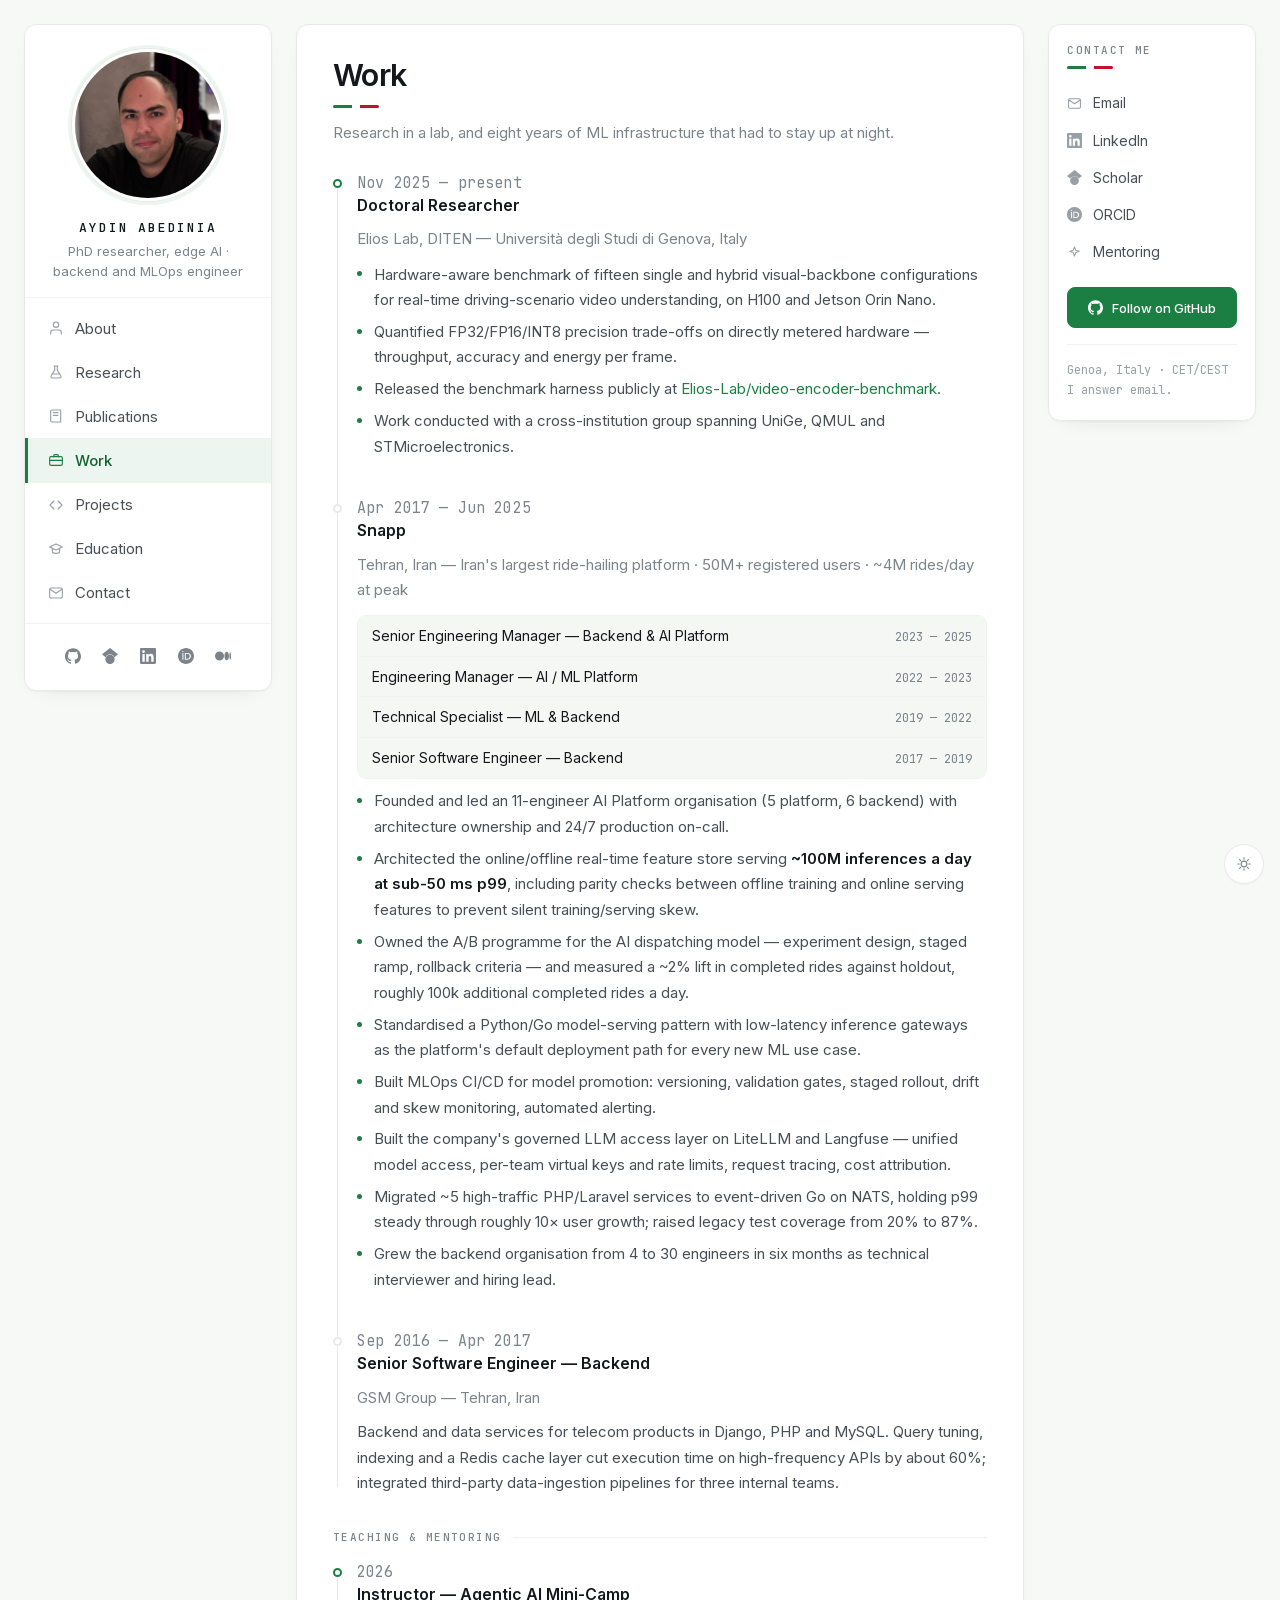
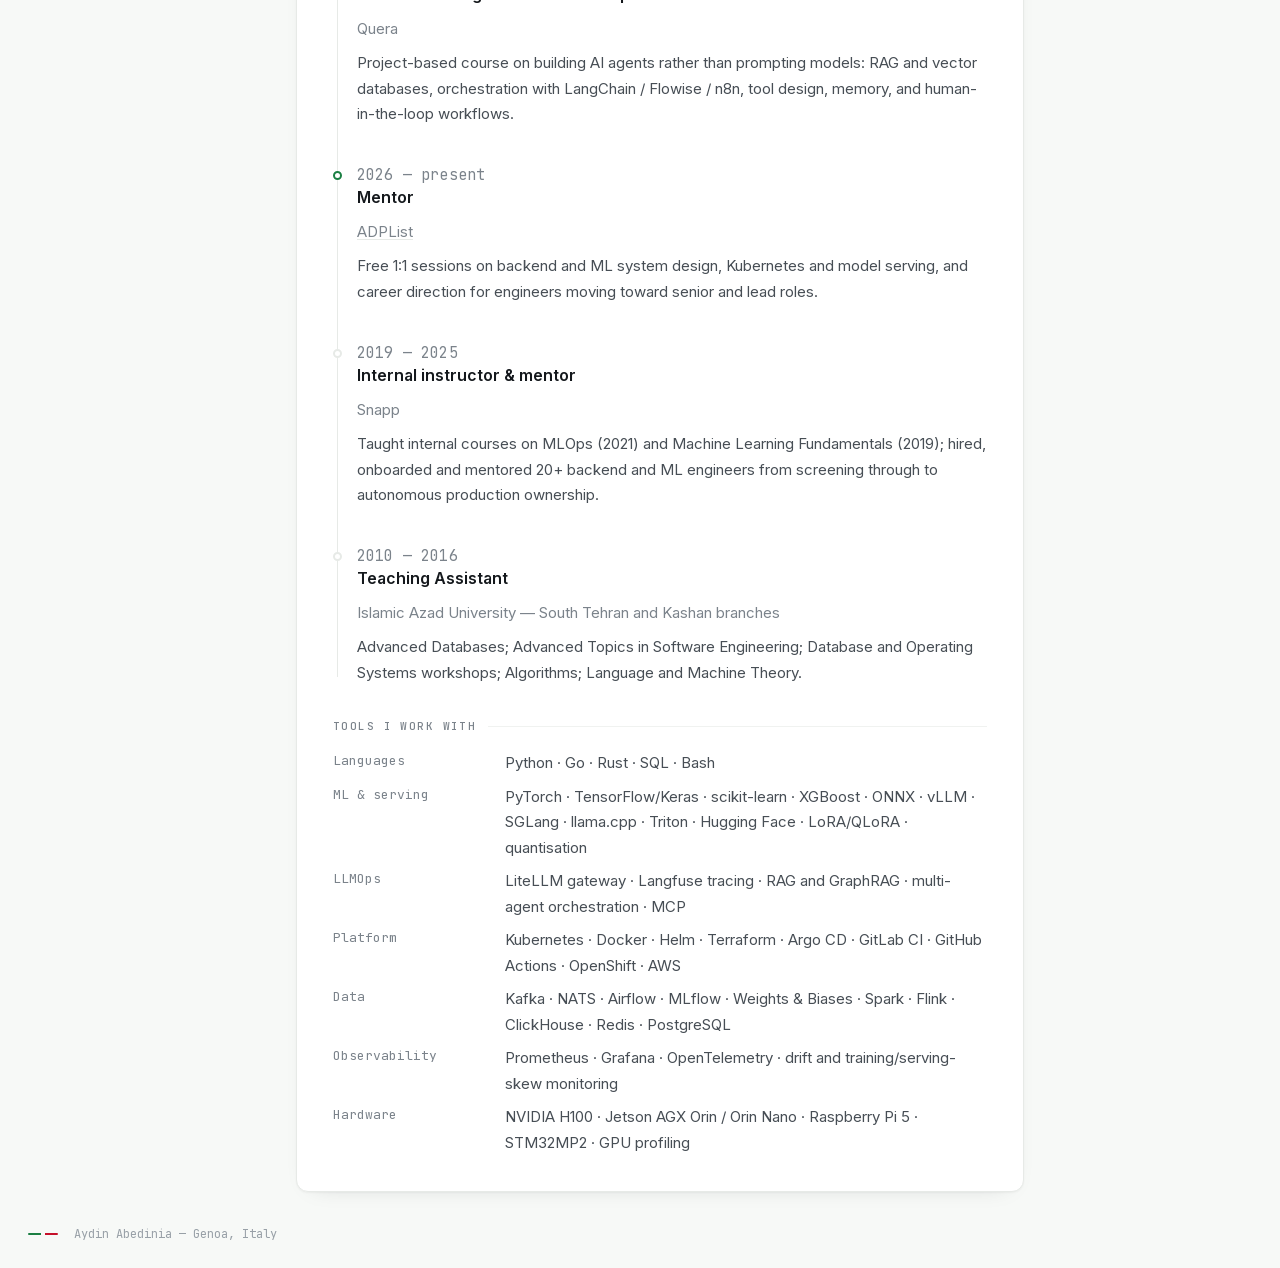
<file: work.html>
<!DOCTYPE html>
<html lang="en">
<head>
<meta charset="utf-8">
<meta name="viewport" content="width=device-width, initial-scale=1">
<title>Work — Aydin Abedinia</title>
<meta name="description" content="Eight years building production ML infrastructure at Snapp — feature stores, inference gateways, MLOps pipelines — and doctoral research at the Elios Lab, University of Genoa.">
<meta name="author" content="Aydin Abedinia">
<link rel="canonical" href="https://abedinia.github.io/work.html">

<meta property="og:type" content="profile">
<meta property="og:site_name" content="Aydin Abedinia">
<meta property="og:title" content="Work — Aydin Abedinia">
<meta property="og:description" content="Eight years building production ML infrastructure at Snapp — feature stores, inference gateways, MLOps pipelines — and doctoral research at the Elios Lab, University of Genoa.">
<meta property="og:url" content="https://abedinia.github.io/work.html">
<meta property="og:image" content="https://abedinia.github.io/assets/og.png">
<meta property="og:image:width" content="1200">
<meta property="og:image:height" content="630">
<meta name="twitter:card" content="summary_large_image">

<link rel="icon" href="assets/favicon.svg" type="image/svg+xml">
<link rel="icon" href="assets/favicon-32.png" sizes="32x32" type="image/png">
<link rel="apple-touch-icon" href="assets/apple-touch-icon.png">
<meta name="theme-color" content="#ffffff">

<link rel="preload" href="assets/fonts/inter-400.woff2" as="font" type="font/woff2" crossorigin>
<link rel="preload" href="assets/fonts/inter-600.woff2" as="font" type="font/woff2" crossorigin>
<link rel="stylesheet" href="styles.css">
<script>(function(){try{var t=localStorage.getItem('theme');if(t)document.documentElement.setAttribute('data-theme',t);}catch(e){}})();</script>

<!-- Google Analytics (GA4). Gated on hostname, so forks and local copies of
     this repo never send data to my property. -->
<script>
(function () {
  var HOSTS = ['abedinia.github.io'];
  var ID = 'G-9020WB8L7L';
  if (HOSTS.indexOf(location.hostname) === -1) return;
  var s = document.createElement('script');
  s.async = true;
  s.src = 'https://www.googletagmanager.com/gtag/js?id=' + ID;
  document.head.appendChild(s);
  window.dataLayer = window.dataLayer || [];
  window.gtag = function () { dataLayer.push(arguments); };
  gtag('js', new Date());
  gtag('config', ID);
})();
</script>
</head>
<body>
<a class="skip" href="#main">Skip to content</a>

<div class="shell">
  <aside class="side">
   <div class="card">
    <div class="side__top">
      <figure class="avatar">
        <span class="avatar__mono" aria-hidden="true">AA</span>
        <img class="avatar__img" src="image/profile.jpg" alt="Aydin Abedinia"
             width="380" height="380" onerror="this.remove()">
      </figure>
      <div>
        <span class="side__name">Aydin Abedinia</span>
        <p class="side__role">PhD researcher, edge AI · backend and MLOps engineer</p>
        <p class="side__print">Genoa, Italy · abedinia@duck.com · abedinia.github.io</p>
      </div>
    </div>
    <nav class="nav" aria-label="Sections">
     <ul>
      <li><a href="index.html"><svg viewBox="0 0 24 24" fill="none" stroke="currentColor" stroke-width="1.7" stroke-linecap="round" stroke-linejoin="round" aria-hidden="true"><path d="M20 21v-2a4 4 0 0 0-4-4H8a4 4 0 0 0-4 4v2"/><circle cx="12" cy="7" r="4"/></svg><span>About</span></a></li>
      <li><a href="research.html"><svg viewBox="0 0 24 24" fill="none" stroke="currentColor" stroke-width="1.7" stroke-linecap="round" stroke-linejoin="round" aria-hidden="true"><path d="M9 3h6M10 3v6.5L4.6 18a2 2 0 0 0 1.7 3h11.4a2 2 0 0 0 1.7-3L14 9.5V3"/><path d="M7.2 15h9.6"/></svg><span>Research</span></a></li>
      <li><a href="publications.html"><svg viewBox="0 0 24 24" fill="none" stroke="currentColor" stroke-width="1.7" stroke-linecap="round" stroke-linejoin="round" aria-hidden="true"><path d="M4 19.5V5a2 2 0 0 1 2-2h13v18H6.5A2.5 2.5 0 0 1 4 19.5z"/><path d="M8 7h7M8 11h7"/></svg><span>Publications</span></a></li>
      <li><a href="work.html" aria-current="page"><svg viewBox="0 0 24 24" fill="none" stroke="currentColor" stroke-width="1.7" stroke-linecap="round" stroke-linejoin="round" aria-hidden="true"><rect x="2.5" y="7" width="19" height="13" rx="2"/><path d="M8.5 7V5.5A1.5 1.5 0 0 1 10 4h4a1.5 1.5 0 0 1 1.5 1.5V7"/><path d="M2.5 12.5h19"/></svg><span>Work</span></a></li>
      <li><a href="projects.html"><svg viewBox="0 0 24 24" fill="none" stroke="currentColor" stroke-width="1.7" stroke-linecap="round" stroke-linejoin="round" aria-hidden="true"><path d="M9 18l-6-6 6-6M15 6l6 6-6 6"/></svg><span>Projects</span></a></li>
      <li><a href="education.html"><svg viewBox="0 0 24 24" fill="none" stroke="currentColor" stroke-width="1.7" stroke-linecap="round" stroke-linejoin="round" aria-hidden="true"><path d="M2.5 9L12 4.5 21.5 9 12 13.5 2.5 9z"/><path d="M6.5 11v5c0 1.4 2.5 2.5 5.5 2.5s5.5-1.1 5.5-2.5v-5"/></svg><span>Education</span></a></li>
      <li><a href="contact.html"><svg viewBox="0 0 24 24" fill="none" stroke="currentColor" stroke-width="1.7" stroke-linecap="round" stroke-linejoin="round" aria-hidden="true"><rect x="2.5" y="4.5" width="19" height="15" rx="2"/><path d="M3 6.5l9 6 9-6"/></svg><span>Contact</span></a></li>
     </ul>
    </nav>
    <div class="side__foot">
      <ul class="social">
        <li><a href="https://github.com/abedinia" rel="me noopener" aria-label="GitHub"><svg viewBox="0 0 24 24" fill="currentColor" aria-hidden="true"><path d="M12 .297c-6.63 0-12 5.373-12 12 0 5.303 3.438 9.8 8.205 11.385.6.113.82-.258.82-.577 0-.285-.01-1.04-.015-2.04-3.338.724-4.042-1.61-4.042-1.61C4.422 18.07 3.633 17.7 3.633 17.7c-1.087-.744.084-.729.084-.729 1.205.084 1.838 1.236 1.838 1.236 1.07 1.835 2.809 1.305 3.495.998.108-.776.417-1.305.76-1.605-2.665-.3-5.466-1.332-5.466-5.93 0-1.31.465-2.38 1.235-3.22-.135-.303-.54-1.523.105-3.176 0 0 1.005-.322 3.3 1.23.96-.267 1.98-.399 3-.405 1.02.006 2.04.138 3 .405 2.28-1.552 3.285-1.23 3.285-1.23.645 1.653.24 2.873.12 3.176.765.84 1.23 1.91 1.23 3.22 0 4.61-2.805 5.625-5.475 5.92.42.36.81 1.096.81 2.22 0 1.606-.015 2.896-.015 3.286 0 .315.21.69.825.57C20.565 22.092 24 17.592 24 12.297c0-6.627-5.373-12-12-12"/></svg></a></li>
        <li><a href="https://scholar.google.com/citations?user=B1SRyKwAAAAJ&amp;hl=en" rel="me noopener" aria-label="Google Scholar"><svg viewBox="0 0 24 24" fill="currentColor" aria-hidden="true"><path d="M5.242 13.769L0 9.5 12 0l12 9.5-5.242 4.269C17.548 11.249 14.978 9.5 12 9.5c-2.977 0-5.548 1.748-6.758 4.269zM12 10a7 7 0 1 0 0 14 7 7 0 0 0 0-14z"/></svg></a></li>
        <li><a href="https://www.linkedin.com/in/aydin-abedinia-96b2276b/" rel="me noopener" aria-label="LinkedIn"><svg viewBox="0 0 24 24" fill="currentColor" aria-hidden="true"><path d="M20.447 20.452h-3.554v-5.569c0-1.328-.027-3.037-1.852-3.037-1.853 0-2.136 1.445-2.136 2.939v5.667H9.351V9h3.414v1.561h.046c.477-.9 1.637-1.85 3.37-1.85 3.601 0 4.267 2.37 4.267 5.455v6.286zM5.337 7.433a2.062 2.062 0 0 1-2.063-2.065 2.064 2.064 0 1 1 2.063 2.065zm1.782 13.019H3.555V9h3.564v11.452zM22.225 0H1.771C.792 0 0 .774 0 1.729v20.542C0 23.227.792 24 1.771 24h20.451C23.2 24 24 23.227 24 22.271V1.729C24 .774 23.2 0 22.222 0z"/></svg></a></li>
        <li><a href="https://orcid.org/0000-0001-9739-7021" rel="me noopener" aria-label="ORCID"><svg viewBox="0 0 24 24" fill="currentColor" aria-hidden="true"><path d="M12 0C5.372 0 0 5.372 0 12s5.372 12 12 12 12-5.372 12-12S18.628 0 12 0zM7.369 4.378c.525 0 .947.431.947.947 0 .525-.422.947-.947.947-.525 0-.946-.422-.946-.947 0-.516.421-.947.946-.947zm-.722 3.038h1.444v10.041H6.647V7.416zm3.562 0h3.9c3.712 0 5.344 2.653 5.344 5.025 0 2.578-2.016 5.025-5.325 5.025h-3.919V7.416zm1.444 1.303v7.444h2.297c2.359 0 3.588-1.444 3.588-3.722 0-2.016-1.088-3.722-3.722-3.722h-2.163z"/></svg></a></li>
        <li><a href="https://medium.com/@abedinia.aydin" rel="me noopener" aria-label="Medium"><svg viewBox="0 0 24 24" fill="currentColor" aria-hidden="true"><path d="M13.54 12a6.8 6.8 0 0 1-6.77 6.82A6.8 6.8 0 0 1 0 12a6.8 6.8 0 0 1 6.77-6.82A6.8 6.8 0 0 1 13.54 12zM20.96 12c0 3.54-1.51 6.42-3.38 6.42-1.87 0-3.39-2.88-3.39-6.42s1.52-6.42 3.39-6.42 3.38 2.88 3.38 6.42M24 12c0 3.17-.53 5.75-1.19 5.75-.66 0-1.19-2.58-1.19-5.75s.53-5.75 1.19-5.75C23.47 6.25 24 8.83 24 12z"/></svg></a></li>
      </ul>
    </div>
   </div>
  </aside>

  <main id="main">
    <section class="panel">
      <div class="panel__head">
        <h1>Work</h1>
        <div class="flagline" aria-hidden="true"></div>
        <p>Research in a lab, and eight years of ML infrastructure that had to stay up at night.</p>
      </div>

      <ul class="tl">
        <li>
          <p class="tl__when">Nov 2025 — present</p>
          <h3>Doctoral Researcher</h3>
          <p class="tl__org">Elios Lab, DITEN — Università degli Studi di Genova, Italy</p>
          <ul class="bullets">
            <li>Hardware-aware benchmark of fifteen single and hybrid visual-backbone configurations for real-time driving-scenario video understanding, on H100 and Jetson Orin Nano.</li>
            <li>Quantified FP32/FP16/INT8 precision trade-offs on directly metered hardware — throughput, accuracy and energy per frame.</li>
            <li>Released the benchmark harness publicly at <a href="https://github.com/Elios-Lab/video-encoder-benchmark" rel="noopener">Elios-Lab/video-encoder-benchmark</a>.</li>
            <li>Work conducted with a cross-institution group spanning UniGe, QMUL and STMicroelectronics.</li>
          </ul>
        </li>

        <li class="is-past">
          <p class="tl__when">Apr 2017 — Jun 2025</p>
          <h3>Snapp</h3>
          <p class="tl__org">Tehran, Iran — Iran's largest ride-hailing platform · 50M+ registered users · ~4M rides/day at peak</p>
          <ul class="roles">
            <li><span>Senior Engineering Manager — Backend &amp; AI Platform</span><i>2023 — 2025</i></li>
            <li><span>Engineering Manager — AI / ML Platform</span><i>2022 — 2023</i></li>
            <li><span>Technical Specialist — ML &amp; Backend</span><i>2019 — 2022</i></li>
            <li><span>Senior Software Engineer — Backend</span><i>2017 — 2019</i></li>
          </ul>
          <ul class="bullets">
            <li>Founded and led an 11-engineer AI Platform organisation (5 platform, 6 backend) with architecture ownership and 24/7 production on-call.</li>
            <li>Architected the online/offline real-time feature store serving <strong>~100M inferences a day at sub-50 ms p99</strong>, including parity checks between offline training and online serving features to prevent silent training/serving skew.</li>
            <li>Owned the A/B programme for the AI dispatching model — experiment design, staged ramp, rollback criteria — and measured a ~2% lift in completed rides against holdout, roughly 100k additional completed rides a day.</li>
            <li>Standardised a Python/Go model-serving pattern with low-latency inference gateways as the platform's default deployment path for every new ML use case.</li>
            <li>Built MLOps CI/CD for model promotion: versioning, validation gates, staged rollout, drift and skew monitoring, automated alerting.</li>
            <li>Built the company's governed LLM access layer on LiteLLM and Langfuse — unified model access, per-team virtual keys and rate limits, request tracing, cost attribution.</li>
            <li>Migrated ~5 high-traffic PHP/Laravel services to event-driven Go on NATS, holding p99 steady through roughly 10× user growth; raised legacy test coverage from 20% to 87%.</li>
            <li>Grew the backend organisation from 4 to 30 engineers in six months as technical interviewer and hiring lead.</li>
          </ul>
        </li>

        <li class="is-past">
          <p class="tl__when">Sep 2016 — Apr 2017</p>
          <h3>Senior Software Engineer — Backend</h3>
          <p class="tl__org">GSM Group — Tehran, Iran</p>
          <p>Backend and data services for telecom products in Django, PHP and MySQL. Query tuning, indexing and a Redis cache layer cut execution time on high-frequency APIs by about 60%; integrated third-party data-ingestion pipelines for three internal teams.</p>
        </li>
      </ul>

      <div class="eyebrow">Teaching &amp; mentoring</div>
      <ul class="tl">
        <li>
          <p class="tl__when">2026</p>
          <h3>Instructor — Agentic AI Mini-Camp</h3>
          <p class="tl__org">Quera</p>
          <p>Project-based course on building AI agents rather than prompting models: RAG and vector databases, orchestration with LangChain / Flowise / n8n, tool design, memory, and human-in-the-loop workflows.</p>
        </li>
        <li>
          <p class="tl__when">2026 — present</p>
          <h3>Mentor</h3>
          <p class="tl__org"><a href="https://adplist.org/mentors/aydin-abedinia-mrt06exd" rel="noopener">ADPList</a></p>
          <p>Free 1:1 sessions on backend and ML system design, Kubernetes and model serving, and career direction for engineers moving toward senior and lead roles.</p>
        </li>
        <li class="is-past">
          <p class="tl__when">2019 — 2025</p>
          <h3>Internal instructor &amp; mentor</h3>
          <p class="tl__org">Snapp</p>
          <p>Taught internal courses on MLOps (2021) and Machine Learning Fundamentals (2019); hired, onboarded and mentored 20+ backend and ML engineers from screening through to autonomous production ownership.</p>
        </li>
        <li class="is-past">
          <p class="tl__when">2010 — 2016</p>
          <h3>Teaching Assistant</h3>
          <p class="tl__org">Islamic Azad University — South Tehran and Kashan branches</p>
          <p>Advanced Databases; Advanced Topics in Software Engineering; Database and Operating Systems workshops; Algorithms; Language and Machine Theory.</p>
        </li>
      </ul>

      <div class="eyebrow">Tools I work with</div>
      <dl class="facts">
        <dt>Languages</dt><dd>Python · Go · Rust · SQL · Bash</dd>
        <dt>ML &amp; serving</dt><dd>PyTorch · TensorFlow/Keras · scikit-learn · XGBoost · ONNX · vLLM · SGLang · llama.cpp · Triton · Hugging Face · LoRA/QLoRA · quantisation</dd>
        <dt>LLMOps</dt><dd>LiteLLM gateway · Langfuse tracing · RAG and GraphRAG · multi-agent orchestration · MCP</dd>
        <dt>Platform</dt><dd>Kubernetes · Docker · Helm · Terraform · Argo CD · GitLab CI · GitHub Actions · OpenShift · AWS</dd>
        <dt>Data</dt><dd>Kafka · NATS · Airflow · MLflow · Weights &amp; Biases · Spark · Flink · ClickHouse · Redis · PostgreSQL</dd>
        <dt>Observability</dt><dd>Prometheus · Grafana · OpenTelemetry · drift and training/serving-skew monitoring</dd>
        <dt>Hardware</dt><dd>NVIDIA H100 · Jetson AGX Orin / Orin Nano · Raspberry Pi 5 · STM32MP2 · GPU profiling</dd>
      </dl>
    </section>
  </main>

  <aside class="rail">
   <div class="card rail__in">
    <div class="rail__head">
      <h2>Contact me</h2>
      <div class="flagline"></div>
    </div>
    <ul class="contacts">
      <li><a href="mailto:abedinia@duck.com"><svg viewBox="0 0 24 24" fill="none" stroke="currentColor" stroke-width="1.7" stroke-linecap="round" stroke-linejoin="round" aria-hidden="true"><rect x="2.5" y="4.5" width="19" height="15" rx="2"/><path d="M3 6.5l9 6 9-6"/></svg><span>Email</span></a></li>
      <li><a href="https://www.linkedin.com/in/aydin-abedinia-96b2276b/" rel="me noopener"><svg viewBox="0 0 24 24" fill="currentColor" aria-hidden="true"><path d="M20.447 20.452h-3.554v-5.569c0-1.328-.027-3.037-1.852-3.037-1.853 0-2.136 1.445-2.136 2.939v5.667H9.351V9h3.414v1.561h.046c.477-.9 1.637-1.85 3.37-1.85 3.601 0 4.267 2.37 4.267 5.455v6.286zM5.337 7.433a2.062 2.062 0 0 1-2.063-2.065 2.064 2.064 0 1 1 2.063 2.065zm1.782 13.019H3.555V9h3.564v11.452zM22.225 0H1.771C.792 0 0 .774 0 1.729v20.542C0 23.227.792 24 1.771 24h20.451C23.2 24 24 23.227 24 22.271V1.729C24 .774 23.2 0 22.222 0z"/></svg><span>LinkedIn</span></a></li>
      <li><a href="https://scholar.google.com/citations?user=B1SRyKwAAAAJ&amp;hl=en" rel="me noopener"><svg viewBox="0 0 24 24" fill="currentColor" aria-hidden="true"><path d="M5.242 13.769L0 9.5 12 0l12 9.5-5.242 4.269C17.548 11.249 14.978 9.5 12 9.5c-2.977 0-5.548 1.748-6.758 4.269zM12 10a7 7 0 1 0 0 14 7 7 0 0 0 0-14z"/></svg><span>Scholar</span></a></li>
      <li><a href="https://orcid.org/0000-0001-9739-7021" rel="me noopener"><svg viewBox="0 0 24 24" fill="currentColor" aria-hidden="true"><path d="M12 0C5.372 0 0 5.372 0 12s5.372 12 12 12 12-5.372 12-12S18.628 0 12 0zM7.369 4.378c.525 0 .947.431.947.947 0 .525-.422.947-.947.947-.525 0-.946-.422-.946-.947 0-.516.421-.947.946-.947zm-.722 3.038h1.444v10.041H6.647V7.416zm3.562 0h3.9c3.712 0 5.344 2.653 5.344 5.025 0 2.578-2.016 5.025-5.325 5.025h-3.919V7.416zm1.444 1.303v7.444h2.297c2.359 0 3.588-1.444 3.588-3.722 0-2.016-1.088-3.722-3.722-3.722h-2.163z"/></svg><span>ORCID</span></a></li>
      <li><a href="https://adplist.org/mentors/aydin-abedinia-mrt06exd" rel="noopener"><svg viewBox="0 0 24 24" fill="none" stroke="currentColor" stroke-width="1.7" stroke-linecap="round" stroke-linejoin="round" aria-hidden="true"><path d="M12 3l2.1 5.4L19.5 10l-5.4 2.1L12 17.5 9.9 12.1 4.5 10l5.4-1.6L12 3z"/></svg><span>Mentoring</span></a></li>
    </ul>
    <a class="but" href="https://github.com/abedinia" rel="noopener"><svg viewBox="0 0 24 24" fill="currentColor" aria-hidden="true"><path d="M12 .297c-6.63 0-12 5.373-12 12 0 5.303 3.438 9.8 8.205 11.385.6.113.82-.258.82-.577 0-.285-.01-1.04-.015-2.04-3.338.724-4.042-1.61-4.042-1.61C4.422 18.07 3.633 17.7 3.633 17.7c-1.087-.744.084-.729.084-.729 1.205.084 1.838 1.236 1.838 1.236 1.07 1.835 2.809 1.305 3.495.998.108-.776.417-1.305.76-1.605-2.665-.3-5.466-1.332-5.466-5.93 0-1.31.465-2.38 1.235-3.22-.135-.303-.54-1.523.105-3.176 0 0 1.005-.322 3.3 1.23.96-.267 1.98-.399 3-.405 1.02.006 2.04.138 3 .405 2.28-1.552 3.285-1.23 3.285-1.23.645 1.653.24 2.873.12 3.176.765.84 1.23 1.91 1.23 3.22 0 4.61-2.805 5.625-5.475 5.92.42.36.81 1.096.81 2.22 0 1.606-.015 2.896-.015 3.286 0 .315.21.69.825.57C20.565 22.092 24 17.592 24 12.297c0-6.627-5.373-12-12-12"/></svg><span>Follow on GitHub</span></a>
    <p class="rail__note">Genoa, Italy · CET/CEST<br>I answer email.</p>
   </div>
  </aside>

  <footer>
    <div class="flagline" aria-hidden="true"></div>
    <p>Aydin Abedinia — Genoa, Italy</p>
  </footer>
</div>

<button id="theme" class="toggle" type="button" aria-label="Switch between light and dark">
  <svg class="i-sun" viewBox="0 0 24 24" fill="none" stroke="currentColor" stroke-width="1.7" stroke-linecap="round" stroke-linejoin="round" aria-hidden="true"><circle cx="12" cy="12" r="4.3"/><path d="M12 2.6v2.2M12 19.2v2.2M2.6 12h2.2M19.2 12h2.2M5.4 5.4l1.6 1.6M17 17l1.6 1.6M18.6 5.4L17 7M7 17l-1.6 1.6"/></svg>
  <svg class="i-moon" viewBox="0 0 24 24" fill="none" stroke="currentColor" stroke-width="1.7" stroke-linecap="round" stroke-linejoin="round" aria-hidden="true"><path d="M20 14.5A8.5 8.5 0 0 1 9.5 4a8.5 8.5 0 1 0 10.5 10.5z"/></svg>
</button>

<script src="site.js"></script>
</body>
</html>
</file>
<file: styles.css>
/* abedinia.github.io — static HTML/CSS. Three-column layout.
   Palette: white-dominant, with Persian green and red as accents only. */

@font-face{font-family:Inter;src:url(assets/fonts/inter-400.woff2) format('woff2');font-weight:400;font-display:swap}
@font-face{font-family:Inter;src:url(assets/fonts/inter-500.woff2) format('woff2');font-weight:500;font-display:swap}
@font-face{font-family:Inter;src:url(assets/fonts/inter-600.woff2) format('woff2');font-weight:600;font-display:swap}
@font-face{font-family:'JetBrains Mono';src:url(assets/fonts/mono-400.woff2) format('woff2');font-weight:400;font-display:swap}
@font-face{font-family:'JetBrains Mono';src:url(assets/fonts/mono-500.woff2) format('woff2');font-weight:500;font-display:swap}

/* ── tokens ─────────────────────────────────────────────────────────
   Full light palette on bare :root, redefined once for system dark and
   once for the manual override, so no colour lives only in a media query. */
:root{
  --page:#f7f9f7;        /* whisper of green behind the white cards */
  --card:#ffffff;
  --tint:#f4f7f4;
  --ink:#14181c;
  --body:#474e55;
  --muted:#7b838b;
  --faint:#98a0a7;
  --rule:#e7eae7;
  --rule-soft:#f0f2f0;

  --green:#1b7f43;
  --green-ink:#13632f;
  --green-soft:#ecf5ef;
  --red:#c5102a;
  --red-soft:#fdeef0;

  --link:var(--green);
  --shadow:0 1px 2px rgba(20,24,28,.04), 0 8px 24px -18px rgba(20,24,28,.22);

  --sans:Inter,-apple-system,BlinkMacSystemFont,'Segoe UI',system-ui,sans-serif;
  --mono:'JetBrains Mono',ui-monospace,SFMono-Regular,Menlo,monospace;
  color-scheme:light;
}
@media (prefers-color-scheme:dark){
  :root:not([data-theme=light]){
    --page:#0e1113;--card:#15191c;--tint:#1b2023;
    --ink:#e9ecee;--body:#aeb5bb;--muted:#868e95;--faint:#6d757c;
    --rule:#252b2f;--rule-soft:#1e2327;
    --green:#4ec27d;--green-ink:#76d69b;--green-soft:#15291d;
    --red:#f2748a;--red-soft:#2a1519;
    --shadow:0 1px 2px rgba(0,0,0,.4);
    color-scheme:dark;
  }
}
:root[data-theme=dark]{
  --page:#0e1113;--card:#15191c;--tint:#1b2023;
  --ink:#e9ecee;--body:#aeb5bb;--muted:#868e95;--faint:#6d757c;
  --rule:#252b2f;--rule-soft:#1e2327;
  --green:#4ec27d;--green-ink:#76d69b;--green-soft:#15291d;
  --red:#f2748a;--red-soft:#2a1519;
  --shadow:0 1px 2px rgba(0,0,0,.4);
  color-scheme:dark;
}

*,*::before,*::after{box-sizing:border-box;margin:0;padding:0}
html{-webkit-text-size-adjust:100%;scroll-behavior:smooth}
body{
  background:var(--page);color:var(--body);overflow-x:hidden;
  font:400 15.5px/1.7 var(--sans);
  -webkit-font-smoothing:antialiased;
}
img{display:block;max-width:100%;height:auto}
a{color:var(--link);text-decoration:none}
a:hover{text-decoration:underline;text-underline-offset:2px}
strong,b{color:var(--ink);font-weight:600}
code{font:400 .86em/1 var(--mono);color:var(--green-ink);background:var(--green-soft);padding:.16em .42em;border-radius:3px}
:focus-visible{outline:2px solid var(--green);outline-offset:3px;border-radius:3px}
::selection{background:var(--green);color:#fff}

.skip{position:absolute;left:-9999px}
.skip:focus{left:1rem;top:1rem;background:var(--card);color:var(--ink);padding:.55rem .8rem;border:1px solid var(--rule);border-radius:6px;z-index:99}

/* ── the Persian rule: green · gap · red ───────────────────────────── */
.flagline{
  width:46px;height:3px;border-radius:3px;
  background:linear-gradient(90deg,var(--green) 0 42%,transparent 42% 58%,var(--red) 58% 100%);
}

/* ── shell ──────────────────────────────────────────────────────────── */
.shell{
  max-width:80rem;margin:0 auto;padding:1.5rem;
  display:grid;grid-template-columns:15.5rem minmax(0,1fr) 13rem;
  gap:1.5rem;align-items:start;
}

/* ── left: profile + nav ────────────────────────────────────────────── */
.side{position:sticky;top:1.5rem;min-width:0}
.card{background:var(--card);border:1px solid var(--rule);border-radius:12px;box-shadow:var(--shadow);overflow:hidden}

.side__top{padding:1.5rem 1.25rem 1rem;text-align:center}
.avatar{
  position:relative;width:9.5rem;height:9.5rem;margin:0 auto;
  border-radius:50%;overflow:hidden;
  background:var(--green-soft);
  border:3px solid var(--card);
  box-shadow:0 0 0 1px var(--rule), 0 0 0 4px var(--green-soft);
  display:grid;place-items:center;
}
.avatar__mono{
  font:600 2.5rem/1 var(--sans);color:var(--green);letter-spacing:.04em;
}
.avatar__img{position:absolute;inset:0;width:100%;height:100%;object-fit:cover}
.side__name{
  display:block;margin-top:1.1rem;
  font:500 .8125rem/1.4 var(--mono);letter-spacing:.14em;
  color:var(--ink);text-transform:uppercase;
}
.side__role{margin-top:.35rem;font-size:.8125rem;color:var(--muted);line-height:1.5}
.side__print{display:none}

.nav{border-top:1px solid var(--rule-soft);padding:.5rem 0;min-width:0}
.nav ul{list-style:none}
.nav a{
  display:flex;align-items:center;gap:.7rem;
  padding:.58rem 1.25rem;font-size:.9375rem;color:var(--body);
  border-left:3px solid transparent;
}
.nav a:hover{background:var(--tint);color:var(--ink);text-decoration:none}
.nav a[aria-current=page]{color:var(--green-ink);background:var(--green-soft);border-left-color:var(--green);font-weight:500}
.nav svg{width:16px;height:16px;flex:none;color:var(--faint)}
.nav a:hover svg{color:var(--green)}
.nav a[aria-current=page] svg{color:var(--green)}

.side__foot{border-top:1px solid var(--rule-soft);padding:1rem 1.25rem 1.15rem;text-align:center}
.social{list-style:none;display:flex;justify-content:center;gap:.35rem}
.social a{
  display:grid;place-items:center;width:2rem;height:2rem;border-radius:7px;
  color:var(--muted);
}
.social a:hover{background:var(--green-soft);color:var(--green-ink)}
.social svg{width:16px;height:16px}
.motto{margin-top:.7rem;font:400 .75rem/1.5 var(--mono);color:var(--faint);letter-spacing:.02em}

/* ── centre: content panels ─────────────────────────────────────────── */
main{min-width:0}
.panel{background:var(--card);border:1px solid var(--rule);border-radius:12px;box-shadow:var(--shadow);padding:2rem 2.25rem 2.25rem;min-width:0}
.panel+.panel{margin-top:1.5rem}

.panel__head{margin-bottom:1.6rem}
.panel__head h1{font-size:clamp(1.55rem,3.4vw,1.9rem);line-height:1.2;font-weight:600;color:var(--ink);letter-spacing:-.018em}
.panel__head .flagline{margin-top:.7rem}
.panel__head p{margin-top:.75rem;color:var(--muted);font-size:.9375rem;max-width:44rem}

h2{font-size:1.0625rem;font-weight:600;color:var(--ink);line-height:1.4}
h3{font-size:.9875rem;font-weight:600;color:var(--ink);line-height:1.45}
p+p{margin-top:.85rem}
ul+p,dl+p,.bullets+p{margin-top:.9rem}

.eyebrow{
  font:500 .6875rem/1 var(--mono);color:var(--muted);
  text-transform:uppercase;letter-spacing:.13em;
  display:flex;align-items:center;gap:.7rem;margin:2.25rem 0 1.1rem;
}
.eyebrow::after{content:"";flex:1;height:1px;background:var(--rule-soft)}
.eyebrow:first-child{margin-top:0}

/* identity block at the top of the home page */
.ident h2{font-size:1.5rem;letter-spacing:-.015em}
.ident__role{color:var(--green-ink);font-weight:500;font-size:.9375rem;margin-top:.1rem}
.ident__place{font:400 .8125rem/1.6 var(--mono);color:var(--muted);margin-top:.15rem}

.split{display:grid;grid-template-columns:minmax(0,1.95fr) minmax(0,1fr);gap:2.25rem;margin-top:1.5rem}
.aside-box+.aside-box{margin-top:1.4rem;padding-top:1.4rem;border-top:1px solid var(--rule-soft)}
.aside-box h3{font:500 .6875rem/1 var(--mono);color:var(--muted);text-transform:uppercase;letter-spacing:.13em;margin-bottom:.7rem}

.bullets{list-style:none}
.bullets li{position:relative;padding-left:1.05rem;margin-top:.4rem}
.bullets li:first-child{margin-top:0}
.bullets li::before{
  content:"";position:absolute;left:0;top:.66em;
  width:5px;height:5px;border-radius:50%;background:var(--green);
}
.bullets--red li::before{background:var(--red)}

.stats{display:grid;grid-template-columns:repeat(auto-fit,minmax(7.5rem,1fr));gap:.75rem;margin-top:1.5rem}
.stat{background:var(--tint);border:1px solid var(--rule-soft);border-radius:9px;padding:.8rem .9rem}
.stat b{display:block;font:600 1.25rem/1.2 var(--sans);color:var(--green-ink)}
.stat span{display:block;margin-top:.2rem;font-size:.75rem;color:var(--muted);line-height:1.45}

.facts{display:grid;grid-template-columns:9.5rem minmax(0,1fr);gap:.5rem 1.25rem;font-size:.9375rem}
.facts dt{font:400 .8125rem/1.7 var(--mono);color:var(--muted)}
.facts dd{color:var(--body)}

.but{
  display:inline-flex;align-items:center;gap:.55rem;
  padding:.6rem 1.05rem;border-radius:8px;
  background:var(--green);color:#fff;font-size:.9375rem;font-weight:500;
  border:1px solid var(--green);
}
.but:hover{background:var(--green-ink);border-color:var(--green-ink);color:#fff;text-decoration:none}
.but svg{width:15px;height:15px}
.but--ghost{background:transparent;color:var(--green-ink);border-color:var(--rule)}
.but--ghost:hover{background:var(--green-soft);color:var(--green-ink);border-color:var(--green)}
.buts{display:flex;flex-wrap:wrap;gap:.6rem;margin-top:1.75rem}

/* ── timeline rows ──────────────────────────────────────────────────── */
.tl{list-style:none;position:relative;padding-left:1.5rem}
.tl::before{content:"";position:absolute;left:4px;top:.55rem;bottom:.55rem;width:1px;background:var(--rule)}
.tl>li{position:relative;padding-bottom:1.75rem}
.tl>li:last-child{padding-bottom:0}
.tl>li::before{
  content:"";position:absolute;left:-1.5rem;top:.5rem;
  width:9px;height:9px;border-radius:50%;
  background:var(--card);border:2px solid var(--green);
}
.tl>li.is-past::before{border-color:var(--rule);background:var(--card)}
.tl__when{font:400 .75rem/1.6 var(--mono);color:var(--muted);letter-spacing:.01em}
.tl__org{font-size:.875rem;color:var(--muted);margin-top:.1rem}
.tl__org a{color:var(--muted);text-decoration:underline;text-decoration-color:var(--rule);text-underline-offset:2px}
.tl__org a:hover{color:var(--green-ink)}
.tl>li>p{margin-top:.55rem;font-size:.9375rem}
.tl .bullets{margin-top:.6rem;font-size:.9375rem}

.roles{list-style:none;margin-top:.75rem;border:1px solid var(--rule-soft);border-radius:9px;overflow:hidden}
.roles li{display:flex;gap:1rem;align-items:baseline;padding:.5rem .85rem;background:var(--tint)}
.roles li+li{border-top:1px solid var(--rule-soft)}
.roles span{font-size:.875rem;color:var(--ink)}
.roles i{margin-left:auto;font:400 .75rem/1 var(--mono);font-style:normal;color:var(--muted);white-space:nowrap}

/* ── publications ───────────────────────────────────────────────────── */
.pub{padding:1.15rem 0;border-top:1px solid var(--rule-soft)}
.pub:first-of-type{border-top:0;padding-top:0}
.pub h3 a{color:var(--ink)}
.pub h3 a:hover{color:var(--green-ink)}
.pub__authors{font-size:.875rem;color:var(--body);margin-top:.3rem}
.pub__meta{font:400 .75rem/1.65 var(--mono);color:var(--muted);margin-top:.25rem}
.pub__meta em{font-style:normal;color:var(--body)}
.pub__note{font-size:.9125rem;color:var(--muted);margin-top:.5rem}
.pub__links{margin-top:.6rem;display:flex;flex-wrap:wrap;gap:.45rem}
.pub__links a{
  font:400 .75rem/1 var(--mono);color:var(--green-ink);
  border:1px solid var(--rule);border-radius:5px;padding:.3rem .5rem;
}
.pub__links a:hover{background:var(--green-soft);border-color:var(--green);text-decoration:none}
.badge{
  display:inline-block;font:500 .625rem/1.6 var(--mono);
  letter-spacing:.07em;text-transform:uppercase;vertical-align:2px;
  border-radius:4px;padding:.05rem .4rem;margin-left:.45rem;
  color:var(--green-ink);background:var(--green-soft);border:1px solid transparent;
}
.badge--red{color:var(--red);background:var(--red-soft)}
.badge--grey{color:var(--muted);background:var(--tint)}
.badge--cmd{text-transform:none;letter-spacing:0;color:var(--green-ink);background:var(--green-soft)}

/* ── repos ──────────────────────────────────────────────────────────── */
.repos{list-style:none;display:grid;gap:.85rem}
.repos li{border:1px solid var(--rule);border-radius:10px;padding:1rem 1.1rem;background:var(--card)}
.repos li:hover{border-color:var(--green);background:var(--green-soft)}
.repos__top{display:flex;align-items:center;gap:.6rem;flex-wrap:wrap}
.repos__top a{font:500 .9375rem/1 var(--mono);color:var(--ink)}
.repos li:hover .repos__top a{color:var(--green-ink)}
.repos__lang{font:400 .6875rem/1.6 var(--mono);color:var(--muted);border:1px solid var(--rule);border-radius:4px;padding:0 .38rem}
.repos p{font-size:.9125rem;color:var(--muted);margin-top:.4rem}

/* ── photos ─────────────────────────────────────────────────────────── */
.shots{display:grid;gap:1.25rem;margin-top:1.25rem}
.shot img{border:1px solid var(--rule);border-radius:9px;background:var(--tint)}
.shot figcaption{font-size:.8125rem;color:var(--muted);margin-top:.5rem}

/* ── right: contact rail ────────────────────────────────────────────── */
.rail{position:sticky;top:1.5rem;min-width:0}
.rail__in{padding:1.25rem 1.15rem}
.rail h2{font:500 .6875rem/1 var(--mono);color:var(--muted);text-transform:uppercase;letter-spacing:.13em}
.rail .flagline{margin-top:.6rem}
.contacts{list-style:none;margin-top:1rem}
.contacts a{
  display:flex;align-items:center;gap:.65rem;padding:.42rem 0;
  font-size:.875rem;color:var(--body);
}
.contacts a:hover{color:var(--green-ink);text-decoration:none}
.contacts svg{width:15px;height:15px;flex:none;color:var(--faint)}
.contacts a:hover svg{color:var(--green)}
.rail .but{width:100%;justify-content:center;margin-top:1rem;font-size:.8125rem;padding:.55rem .75rem}
.rail__note{
  margin-top:1rem;padding-top:1rem;border-top:1px solid var(--rule-soft);
  font:400 .75rem/1.6 var(--mono);color:var(--faint);
}

/* ── theme toggle ───────────────────────────────────────────────────── */
.toggle{
  position:fixed;right:1rem;bottom:1rem;z-index:20;
  width:2.5rem;height:2.5rem;border-radius:50%;cursor:pointer;
  background:var(--card);border:1px solid var(--rule);color:var(--muted);
  display:grid;place-items:center;box-shadow:var(--shadow);
}
.toggle:hover{color:var(--green-ink);border-color:var(--green)}
.toggle svg{width:16px;height:16px}
.i-moon{display:none}
@media (prefers-color-scheme:dark){:root:not([data-theme=light]) .i-sun{display:none}:root:not([data-theme=light]) .i-moon{display:block}}
:root[data-theme=dark] .i-sun{display:none}
:root[data-theme=dark] .i-moon{display:block}

footer{
  grid-column:1/-1;
  display:flex;flex-wrap:wrap;gap:.5rem 1rem;align-items:center;
  padding:.5rem .25rem 0;
  font:400 .75rem/1.7 var(--mono);color:var(--faint);
}
footer .flagline{width:30px;height:2px}

/* ── responsive ─────────────────────────────────────────────────────── */
@media (max-width:1100px){
  .shell{grid-template-columns:14.5rem minmax(0,1fr)}
  .rail{position:static;grid-column:2}
  .rail__in{display:grid;grid-template-columns:1fr 1fr;gap:.5rem 1.75rem;align-items:start}
  .rail__head{grid-column:1/-1}
  .rail .but{grid-column:1/-1;margin-top:.25rem}
  .rail__note{grid-column:1/-1}
}
@media (max-width:820px){
  .shell{grid-template-columns:minmax(0,1fr);padding:1rem;gap:1rem}
  .side{position:static}
  .rail{grid-column:1}
  .side__top{display:flex;align-items:center;gap:1rem;text-align:left;padding:1.1rem 1.1rem .9rem}
  .avatar{width:4.25rem;height:4.25rem;flex:none;box-shadow:0 0 0 1px var(--rule)}
  .avatar__mono{font-size:1.25rem}
  .side__name{margin-top:0}
  .nav ul{display:flex;overflow-x:auto;scrollbar-width:none;min-width:0}
  .nav ul::-webkit-scrollbar{display:none}
  .nav a{
    border-left:0;border-bottom:2px solid transparent;
    padding:.6rem .85rem;white-space:nowrap;
  }
  .nav a[aria-current=page]{border-bottom-color:var(--green)}
  .panel{padding:1.35rem 1.25rem 1.6rem;border-radius:10px}
  .split{grid-template-columns:minmax(0,1fr);gap:1.5rem}
  .split>div:last-child{padding-top:1.4rem;border-top:1px solid var(--rule-soft)}
  .facts{grid-template-columns:minmax(0,1fr);gap:.15rem}
  .facts dt{margin-top:.6rem}
  .facts dt:first-child{margin-top:0}
  .rail__in{grid-template-columns:minmax(0,1fr)}
  .roles li{flex-direction:column;gap:0;align-items:flex-start}
  .roles i{margin-left:0}
}

/* ── print: plain one-column CV ─────────────────────────────────────── */
@media print{
  :root{
    --page:#fff;--card:#fff;--tint:#fff;--ink:#000;--body:#1a1a1a;--muted:#555;
    --faint:#666;--rule:#ccc;--rule-soft:#ddd;--green:#000;--green-ink:#000;
    --green-soft:#fff;--red:#000;--shadow:none;
  }
  body{font-size:10pt;line-height:1.45}
  .shell{display:block;max-width:none;padding:0}
  .nav,.social,.motto,.toggle,.skip,.shots,.buts,.side__foot,.rail{display:none}
  .side{position:static}
  .card,.panel{border:0;border-radius:0;box-shadow:none;padding:0;overflow:visible}

  /* the left card becomes the CV letterhead */
  .side__top{display:block;text-align:left;padding:0 0 .55rem;border-bottom:1px solid #ccc;margin-bottom:1.1rem}
  .avatar{display:none}
  .side__name{margin-top:0;font-size:14pt;letter-spacing:.05em}
  .side__role{margin-top:.1rem;font-size:9.5pt}
  .side__print{display:block;margin-top:.15rem;font:400 8.5pt/1.5 var(--mono);color:#555}
  .panel+.panel{margin-top:1.1rem}
  /* break at content units, never at the page-sized panel itself */
  .pub,.repos li,.stat,.roles,.shot{page-break-inside:avoid}
  p,li{orphans:2;widows:2}
  h1,h2,h3,.eyebrow{page-break-after:avoid}
  .stats{grid-template-columns:repeat(4,1fr)}
  .flagline{display:none}
  a{color:#000;text-decoration:none}
  .pub h3 a::after,.repos__top a::after{content:" (" attr(href) ")";font:400 7.5pt var(--mono);color:#555;word-break:break-all}
}
</file>
